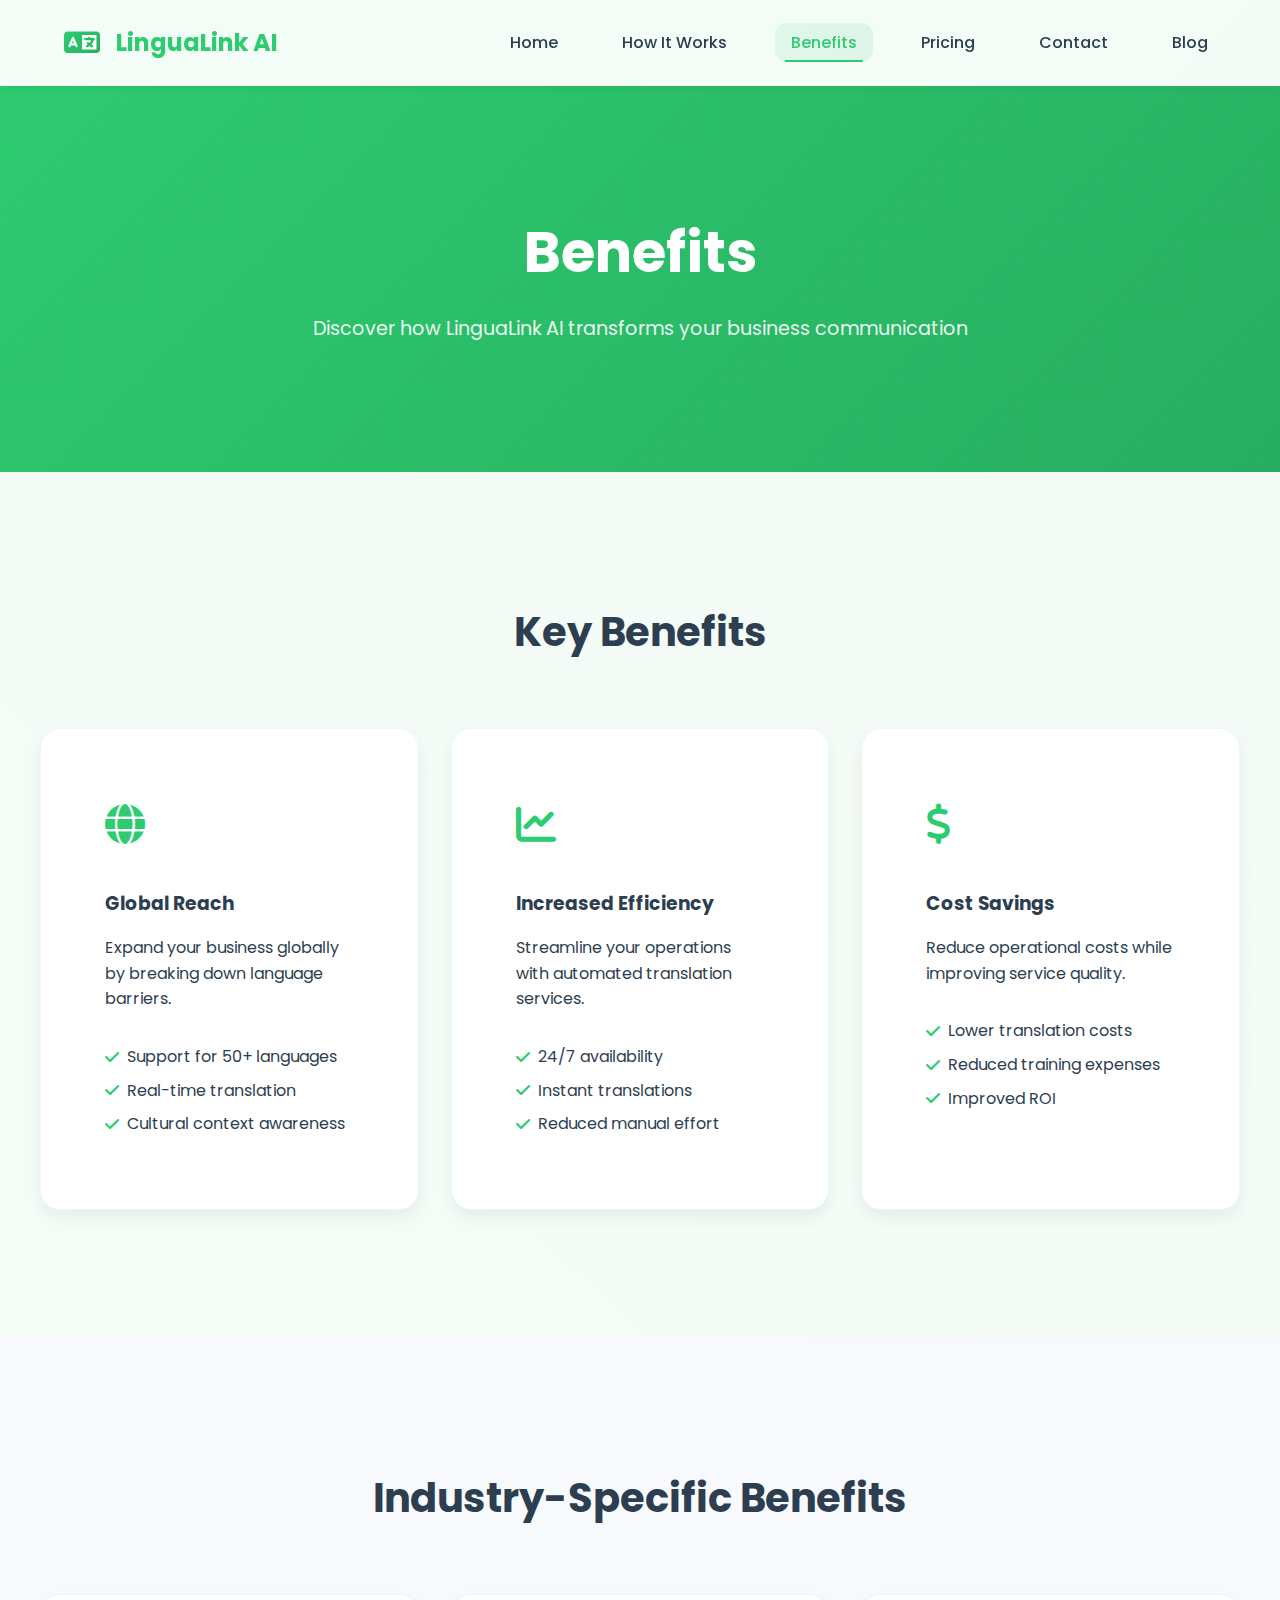
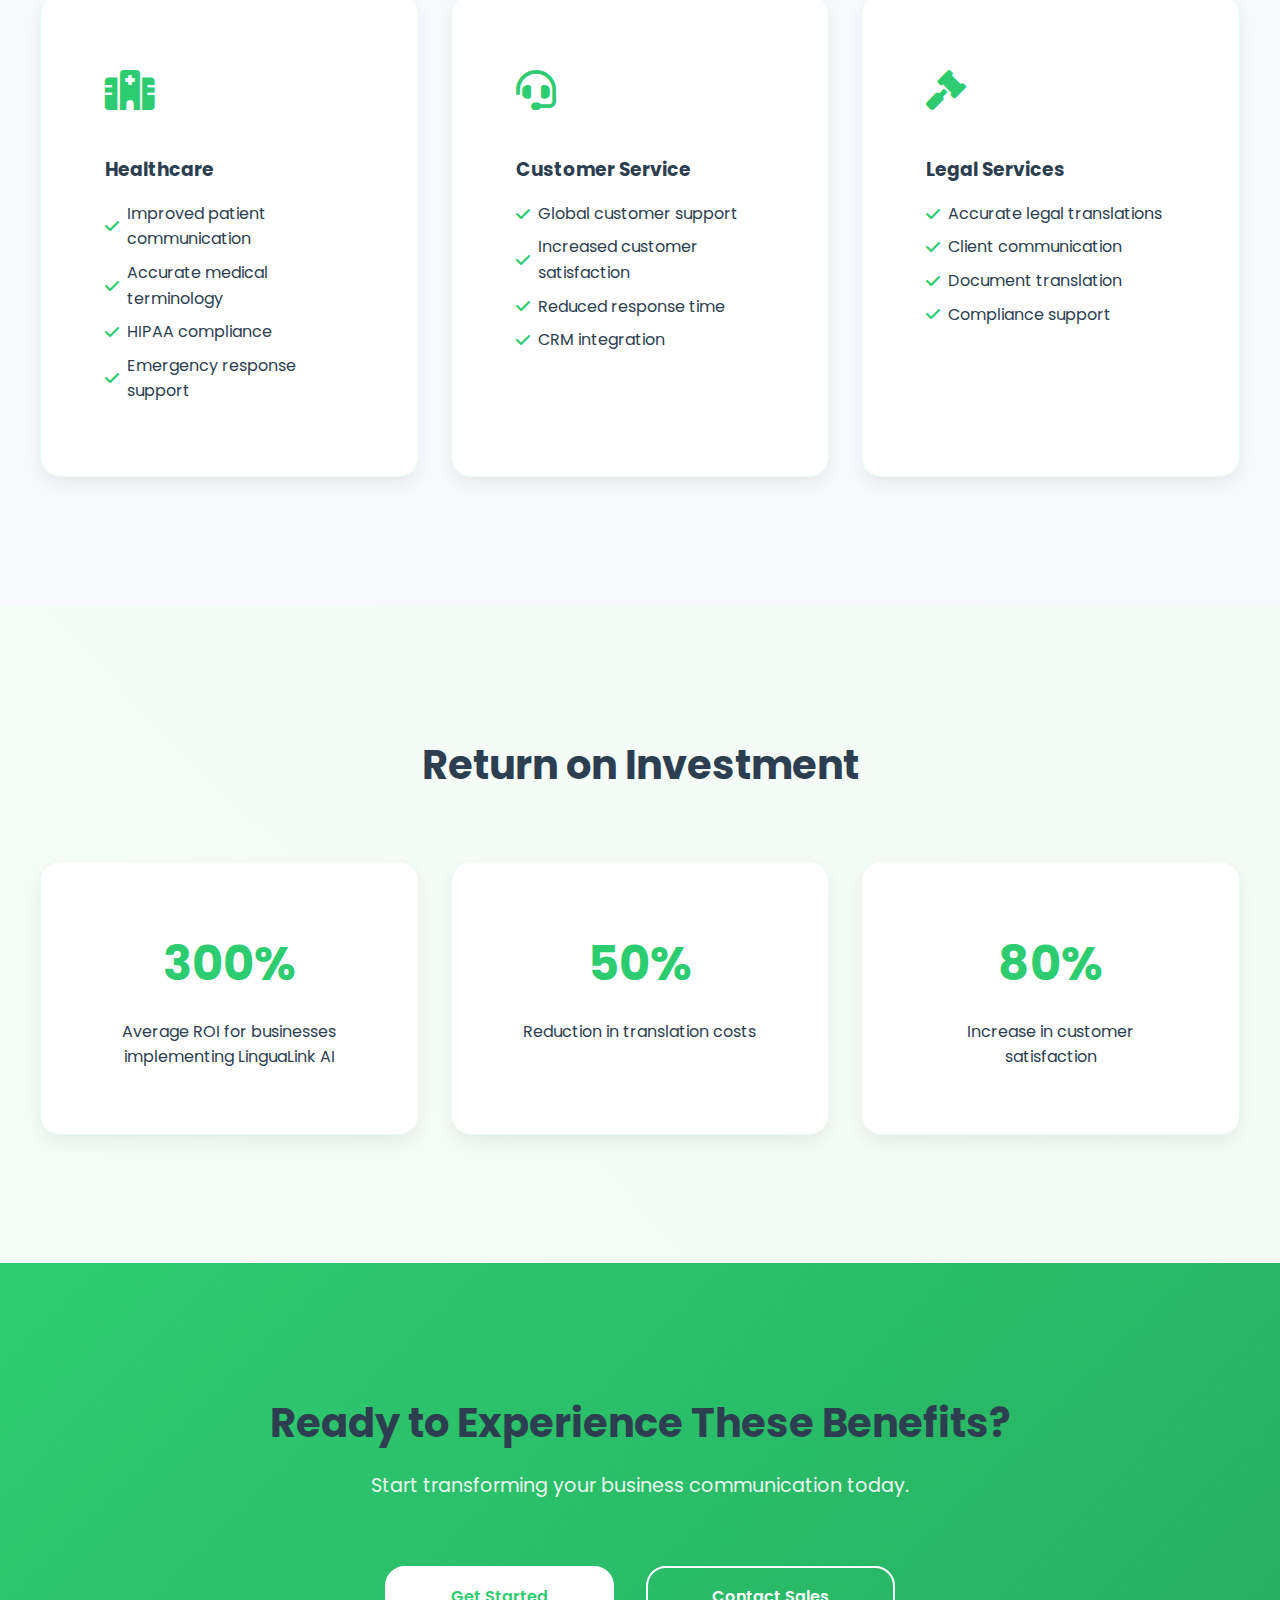
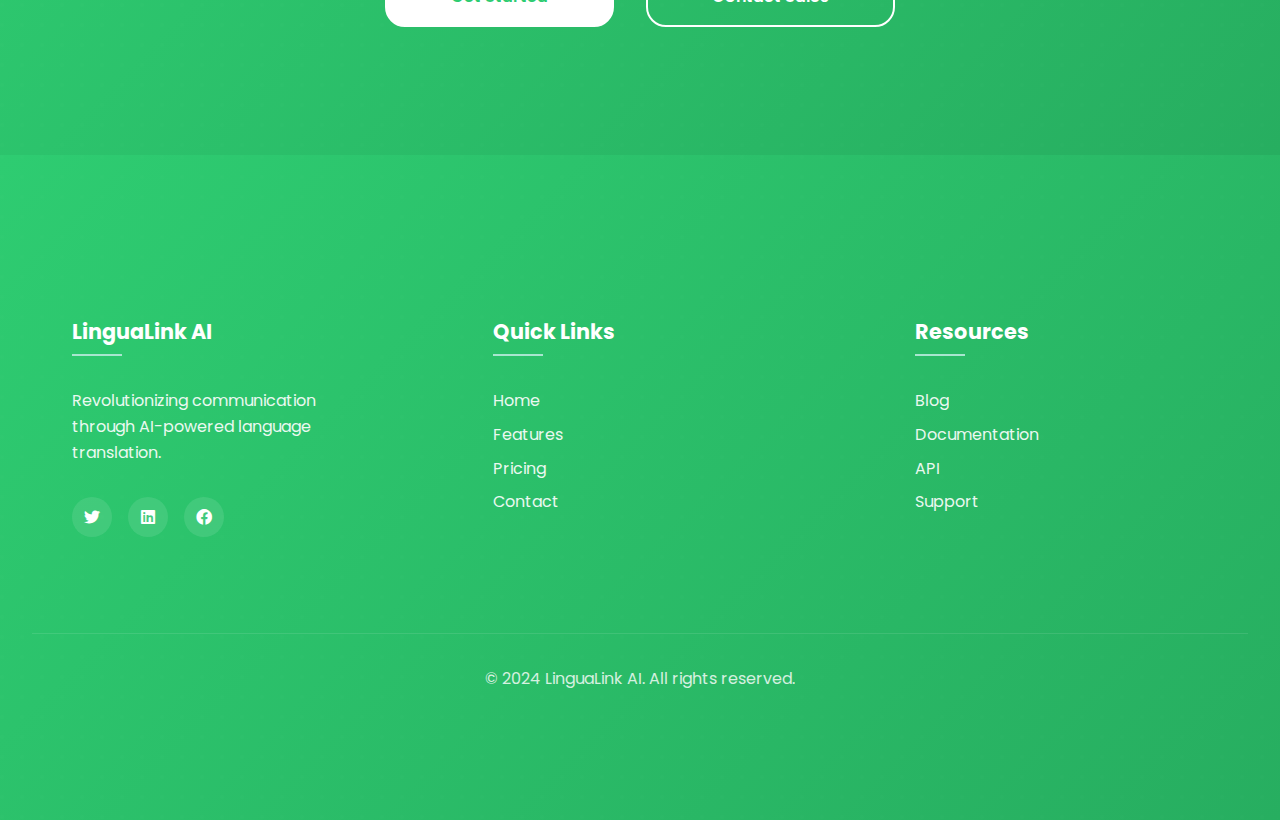
<file: benefits.html>
<!DOCTYPE html>
<html lang="en">

<head>
    <meta charset="UTF-8" />
    <meta name="viewport" content="width=device-width, initial-scale=1.0" />
    <title>Benefits - LinguaLink AI</title>
    <link rel="stylesheet" href="styles.css" />
    <link href="https://fonts.googleapis.com/css2?family=Poppins:wght@400;600;700&display=swap" rel="stylesheet" />
    <link rel="stylesheet" href="https://cdnjs.cloudflare.com/ajax/libs/font-awesome/6.0.0/css/all.min.css" />
</head>

<body>
    <!-- Navigation -->
    <nav class="navbar">
        <div class="nav-content">
            <a href="index.html" class="logo">
                <i class="fas fa-language"></i>
                <span>LinguaLink AI</span>
            </a>
            <ul class="nav-links">
                <li><a href="index.html">Home</a></li>
                <li><a href="how-it-works.html">How It Works</a></li>
                <li><a href="benefits.html" class="active">Benefits</a></li>
                <li><a href="pricing.html">Pricing</a></li>
                <li><a href="contact.html">Contact</a></li>
                <li><a href="blog.html">Blog</a></li>
            </ul>
        </div>
    </nav>

    <!-- Benefits Header -->
    <section class="page-header">
        <div class="header-content">
            <h1>Benefits</h1>
            <p>Discover how LinguaLink AI transforms your business communication</p>
        </div>
    </section>

    <!-- Key Benefits -->
    <section class="key-benefits">
        <div class="container">
            <h2>Key Benefits</h2>
            <div class="benefits-grid">
                <div class="benefit-card">
                    <div class="benefit-icon">
                        <i class="fas fa-globe"></i>
                    </div>
                    <h3>Global Reach</h3>
                    <p>Expand your business globally by breaking down language barriers.</p>
                    <ul>
                        <li><i class="fas fa-check"></i> Support for 50+ languages</li>
                        <li><i class="fas fa-check"></i> Real-time translation</li>
                        <li><i class="fas fa-check"></i> Cultural context awareness</li>
                    </ul>
                </div>

                <div class="benefit-card">
                    <div class="benefit-icon">
                        <i class="fas fa-chart-line"></i>
                    </div>
                    <h3>Increased Efficiency</h3>
                    <p>Streamline your operations with automated translation services.</p>
                    <ul>
                        <li><i class="fas fa-check"></i> 24/7 availability</li>
                        <li><i class="fas fa-check"></i> Instant translations</li>
                        <li><i class="fas fa-check"></i> Reduced manual effort</li>
                    </ul>
                </div>

                <div class="benefit-card">
                    <div class="benefit-icon">
                        <i class="fas fa-dollar-sign"></i>
                    </div>
                    <h3>Cost Savings</h3>
                    <p>Reduce operational costs while improving service quality.</p>
                    <ul>
                        <li><i class="fas fa-check"></i> Lower translation costs</li>
                        <li><i class="fas fa-check"></i> Reduced training expenses</li>
                        <li><i class="fas fa-check"></i> Improved ROI</li>
                    </ul>
                </div>
            </div>
        </div>
    </section>

    <!-- Industry Benefits -->
    <section class="industry-benefits">
        <div class="container">
            <h2>Industry-Specific Benefits</h2>
            <div class="industry-grid">
                <div class="industry-card">
                    <div class="industry-icon">
                        <i class="fas fa-hospital"></i>
                    </div>
                    <h3>Healthcare</h3>
                    <ul>
                        <li><i class="fas fa-check"></i> Improved patient communication</li>
                        <li><i class="fas fa-check"></i> Accurate medical terminology</li>
                        <li><i class="fas fa-check"></i> HIPAA compliance</li>
                        <li><i class="fas fa-check"></i> Emergency response support</li>
                    </ul>
                </div>

                <div class="industry-card">
                    <div class="industry-icon">
                        <i class="fas fa-headset"></i>
                    </div>
                    <h3>Customer Service</h3>
                    <ul>
                        <li><i class="fas fa-check"></i> Global customer support</li>
                        <li><i class="fas fa-check"></i> Increased customer satisfaction</li>
                        <li><i class="fas fa-check"></i> Reduced response time</li>
                        <li><i class="fas fa-check"></i> CRM integration</li>
                    </ul>
                </div>

                <div class="industry-card">
                    <div class="industry-icon">
                        <i class="fas fa-gavel"></i>
                    </div>
                    <h3>Legal Services</h3>
                    <ul>
                        <li><i class="fas fa-check"></i> Accurate legal translations</li>
                        <li><i class="fas fa-check"></i> Client communication</li>
                        <li><i class="fas fa-check"></i> Document translation</li>
                        <li><i class="fas fa-check"></i> Compliance support</li>
                    </ul>
                </div>
            </div>
        </div>
    </section>

    <!-- ROI Section -->
    <section class="roi-section">
        <div class="container">
            <h2>Return on Investment</h2>
            <div class="roi-grid">
                <div class="roi-card">
                    <div class="roi-number">300%</div>
                    <p>Average ROI for businesses implementing LinguaLink AI</p>
                </div>
                <div class="roi-card">
                    <div class="roi-number">50%</div>
                    <p>Reduction in translation costs</p>
                </div>
                <div class="roi-card">
                    <div class="roi-number">80%</div>
                    <p>Increase in customer satisfaction</p>
                </div>
            </div>
        </div>
    </section>

    <!-- CTA Section -->
    <section class="cta-section">
        <div class="container">
            <h2>Ready to Experience These Benefits?</h2>
            <p>Start transforming your business communication today.</p>
            <div class="cta-buttons">
                <a href="signup.html" class="btn btn-primary">Get Started</a>
                <a href="contact.html" class="btn btn-secondary">Contact Sales</a>
            </div>
        </div>
    </section>

    <!-- Footer -->
    <footer>
        <div class="footer-content">
            <div class="footer-section">
                <h3>LinguaLink AI</h3>
                <p>Revolutionizing communication through AI-powered language translation.</p>
                <div class="social-links">
                    <a href="#"><i class="fab fa-twitter"></i></a>
                    <a href="#"><i class="fab fa-linkedin"></i></a>
                    <a href="#"><i class="fab fa-facebook"></i></a>
                </div>
            </div>
            <div class="footer-section">
                <h3>Quick Links</h3>
                <ul>
                    <li><a href="index.html">Home</a></li>
                    <li><a href="features.html">Features</a></li>
                    <li><a href="pricing.html">Pricing</a></li>
                    <li><a href="contact.html">Contact</a></li>
                </ul>
            </div>
            <div class="footer-section">
                <h3>Resources</h3>
                <ul>
                    <li><a href="#blog">Blog</a></li>
                    <li><a href="#docs">Documentation</a></li>
                    <li><a href="#api">API</a></li>
                    <li><a href="#support">Support</a></li>
                </ul>
            </div>
        </div>
        <div class="footer-bottom">
            <p>© 2024 LinguaLink AI. All rights reserved.</p>
        </div>
    </footer>

    <script src="script.js"></script>
</body>

</html>
</file>
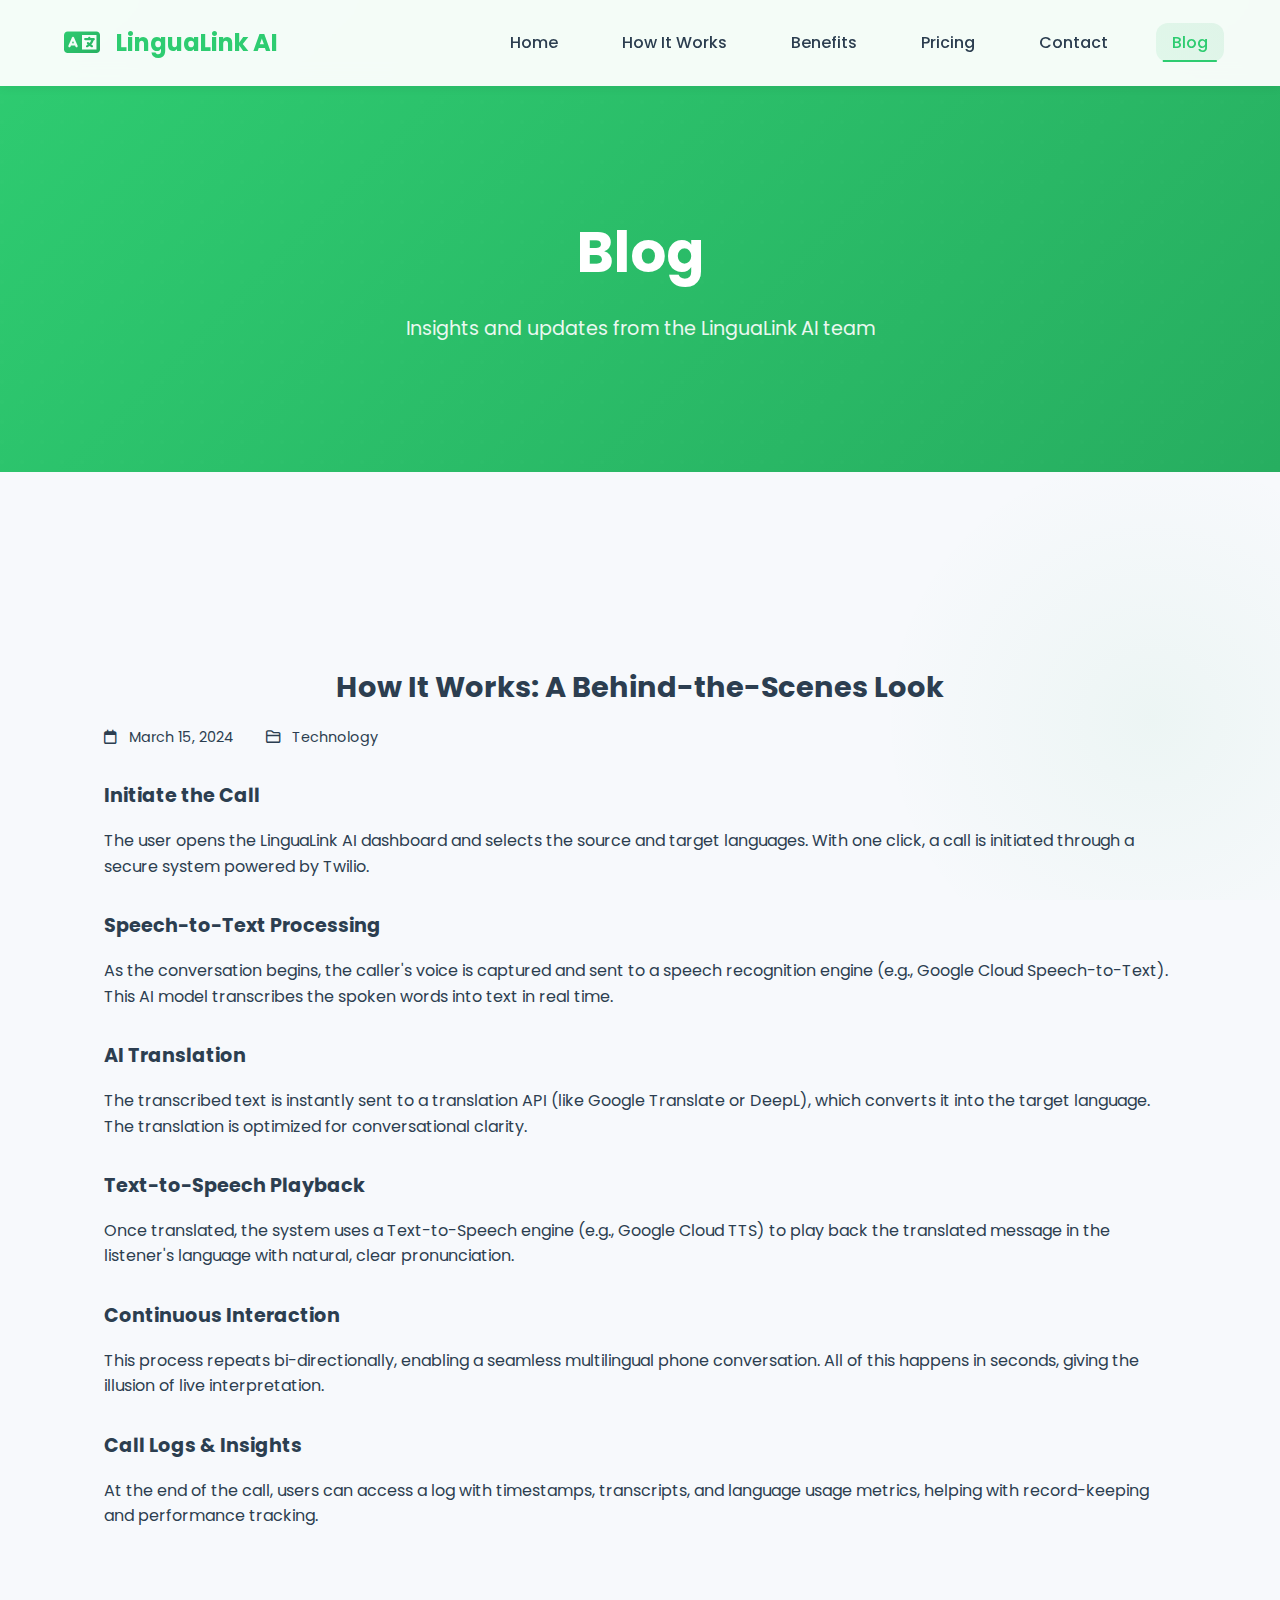
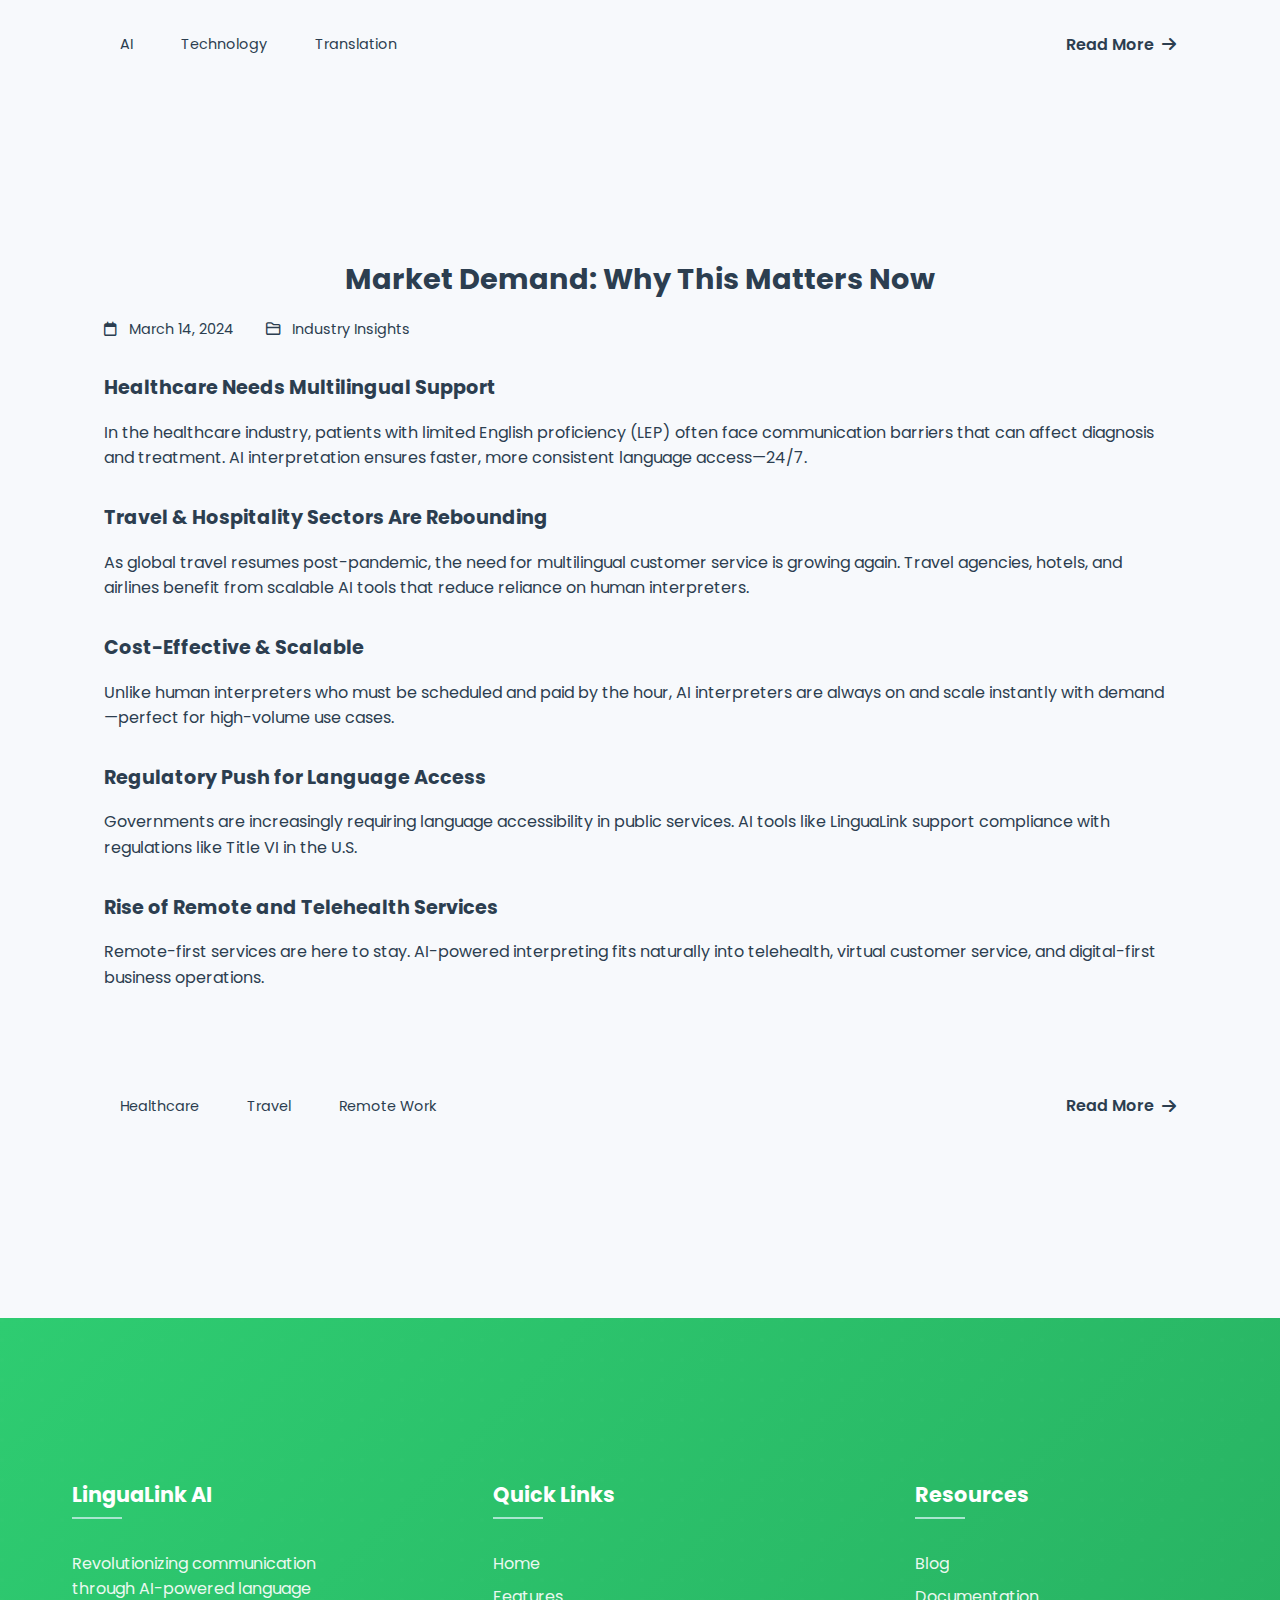
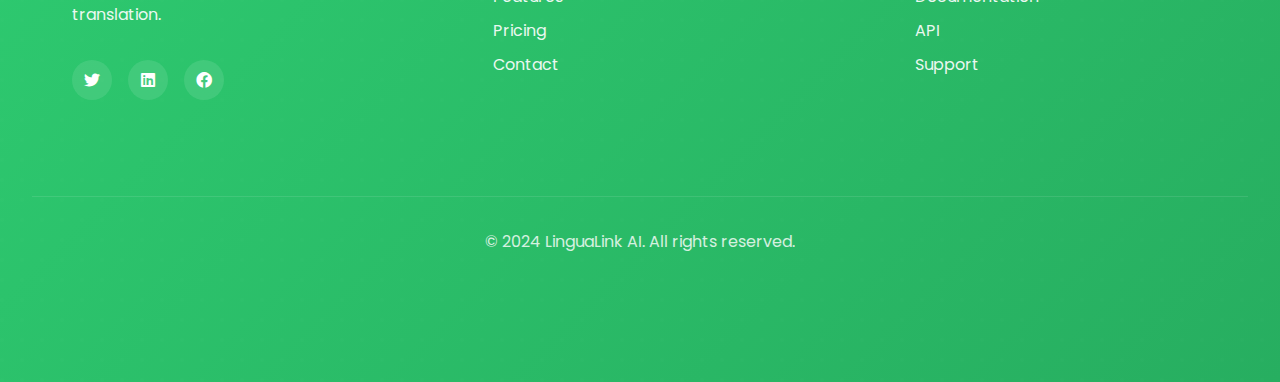
<file: blog.html>
<!DOCTYPE html>
<html lang="en">

<head>
    <meta charset="UTF-8" />
    <meta name="viewport" content="width=device-width, initial-scale=1.0" />
    <title>Blog - LinguaLink AI</title>
    <link rel="stylesheet" href="styles.css" />
    <link href="https://fonts.googleapis.com/css2?family=Poppins:wght@400;600;700&display=swap" rel="stylesheet" />
    <link rel="stylesheet" href="https://cdnjs.cloudflare.com/ajax/libs/font-awesome/6.0.0/css/all.min.css" />
</head>

<body>
    <!-- Navigation -->
    <nav class="navbar">
        <div class="nav-content">
            <a href="index.html" class="logo">
                <i class="fas fa-language"></i>
                <span>LinguaLink AI</span>
            </a>
            <ul class="nav-links">
                <li><a href="index.html">Home</a></li>
                <li><a href="how-it-works.html">How It Works</a></li>
                <li><a href="benefits.html">Benefits</a></li>
                <li><a href="pricing.html">Pricing</a></li>
                <li><a href="contact.html">Contact</a></li>
                <li><a href="blog.html" class="active">Blog</a></li>
            </ul>
        </div>
    </nav>

    <!-- Blog Header -->
    <section class="page-header">
        <div class="header-content">
            <h1>Blog</h1>
            <p>Insights and updates from the LinguaLink AI team</p>
        </div>
    </section>

    <!-- Blog Posts -->
    <section class="blog-section">
        <div class="container">
            <div class="blog-grid">
                <!-- Blog Post 1 -->
                <article class="blog-post">
                    <div class="post-header">
                        <h2>How It Works: A Behind-the-Scenes Look</h2>
                        <div class="post-meta">
                            <span class="date"><i class="far fa-calendar"></i> March 15, 2024</span>
                            <span class="category"><i class="far fa-folder"></i> Technology</span>
                        </div>
                    </div>
                    <div class="post-content">
                        <h3>Initiate the Call</h3>
                        <p>The user opens the LinguaLink AI dashboard and selects the source and target languages. With
                            one click, a call is initiated through a secure system powered by Twilio.</p>

                        <h3>Speech-to-Text Processing</h3>
                        <p>As the conversation begins, the caller's voice is captured and sent to a speech recognition
                            engine (e.g., Google Cloud Speech-to-Text). This AI model transcribes the spoken words into
                            text in real time.</p>

                        <h3>AI Translation</h3>
                        <p>The transcribed text is instantly sent to a translation API (like Google Translate or DeepL),
                            which converts it into the target language. The translation is optimized for conversational
                            clarity.</p>

                        <h3>Text-to-Speech Playback</h3>
                        <p>Once translated, the system uses a Text-to-Speech engine (e.g., Google Cloud TTS) to play
                            back the translated message in the listener's language with natural, clear pronunciation.
                        </p>

                        <h3>Continuous Interaction</h3>
                        <p>This process repeats bi-directionally, enabling a seamless multilingual phone conversation.
                            All of this happens in seconds, giving the illusion of live interpretation.</p>

                        <h3>Call Logs & Insights</h3>
                        <p>At the end of the call, users can access a log with timestamps, transcripts, and language
                            usage metrics, helping with record-keeping and performance tracking.</p>
                    </div>
                    <div class="post-footer">
                        <div class="tags">
                            <span class="tag">AI</span>
                            <span class="tag">Technology</span>
                            <span class="tag">Translation</span>
                        </div>
                        <a href="#" class="read-more">Read More <i class="fas fa-arrow-right"></i></a>
                    </div>
                </article>

                <!-- Blog Post 2 -->
                <article class="blog-post">
                    <div class="post-header">
                        <h2>Market Demand: Why This Matters Now</h2>
                        <div class="post-meta">
                            <span class="date"><i class="far fa-calendar"></i> March 14, 2024</span>
                            <span class="category"><i class="far fa-folder"></i> Industry Insights</span>
                        </div>
                    </div>
                    <div class="post-content">
                        <h3>Healthcare Needs Multilingual Support</h3>
                        <p>In the healthcare industry, patients with limited English proficiency (LEP) often face
                            communication barriers that can affect diagnosis and treatment. AI interpretation ensures
                            faster, more consistent language access—24/7.</p>

                        <h3>Travel & Hospitality Sectors Are Rebounding</h3>
                        <p>As global travel resumes post-pandemic, the need for multilingual customer service is growing
                            again. Travel agencies, hotels, and airlines benefit from scalable AI tools that reduce
                            reliance on human interpreters.</p>

                        <h3>Cost-Effective & Scalable</h3>
                        <p>Unlike human interpreters who must be scheduled and paid by the hour, AI interpreters are
                            always on and scale instantly with demand—perfect for high-volume use cases.</p>

                        <h3>Regulatory Push for Language Access</h3>
                        <p>Governments are increasingly requiring language accessibility in public services. AI tools
                            like LinguaLink support compliance with regulations like Title VI in the U.S.</p>

                        <h3>Rise of Remote and Telehealth Services</h3>
                        <p>Remote-first services are here to stay. AI-powered interpreting fits naturally into
                            telehealth, virtual customer service, and digital-first business operations.</p>
                    </div>
                    <div class="post-footer">
                        <div class="tags">
                            <span class="tag">Healthcare</span>
                            <span class="tag">Travel</span>
                            <span class="tag">Remote Work</span>
                        </div>
                        <a href="#" class="read-more">Read More <i class="fas fa-arrow-right"></i></a>
                    </div>
                </article>
            </div>
        </div>
    </section>

    <!-- Footer -->
    <footer>
        <div class="footer-content">
            <div class="footer-section">
                <h3>LinguaLink AI</h3>
                <p>Revolutionizing communication through AI-powered language translation.</p>
                <div class="social-links">
                    <a href="#"><i class="fab fa-twitter"></i></a>
                    <a href="#"><i class="fab fa-linkedin"></i></a>
                    <a href="#"><i class="fab fa-facebook"></i></a>
                </div>
            </div>
            <div class="footer-section">
                <h3>Quick Links</h3>
                <ul>
                    <li><a href="index.html">Home</a></li>
                    <li><a href="features.html">Features</a></li>
                    <li><a href="pricing.html">Pricing</a></li>
                    <li><a href="contact.html">Contact</a></li>
                </ul>
            </div>
            <div class="footer-section">
                <h3>Resources</h3>
                <ul>
                    <li><a href="blog.html">Blog</a></li>
                    <li><a href="#docs">Documentation</a></li>
                    <li><a href="#api">API</a></li>
                    <li><a href="#support">Support</a></li>
                </ul>
            </div>
        </div>
        <div class="footer-bottom">
            <p>© 2024 LinguaLink AI. All rights reserved.</p>
        </div>
    </footer>

    <script src="script.js"></script>
</body>

</html>
</file>
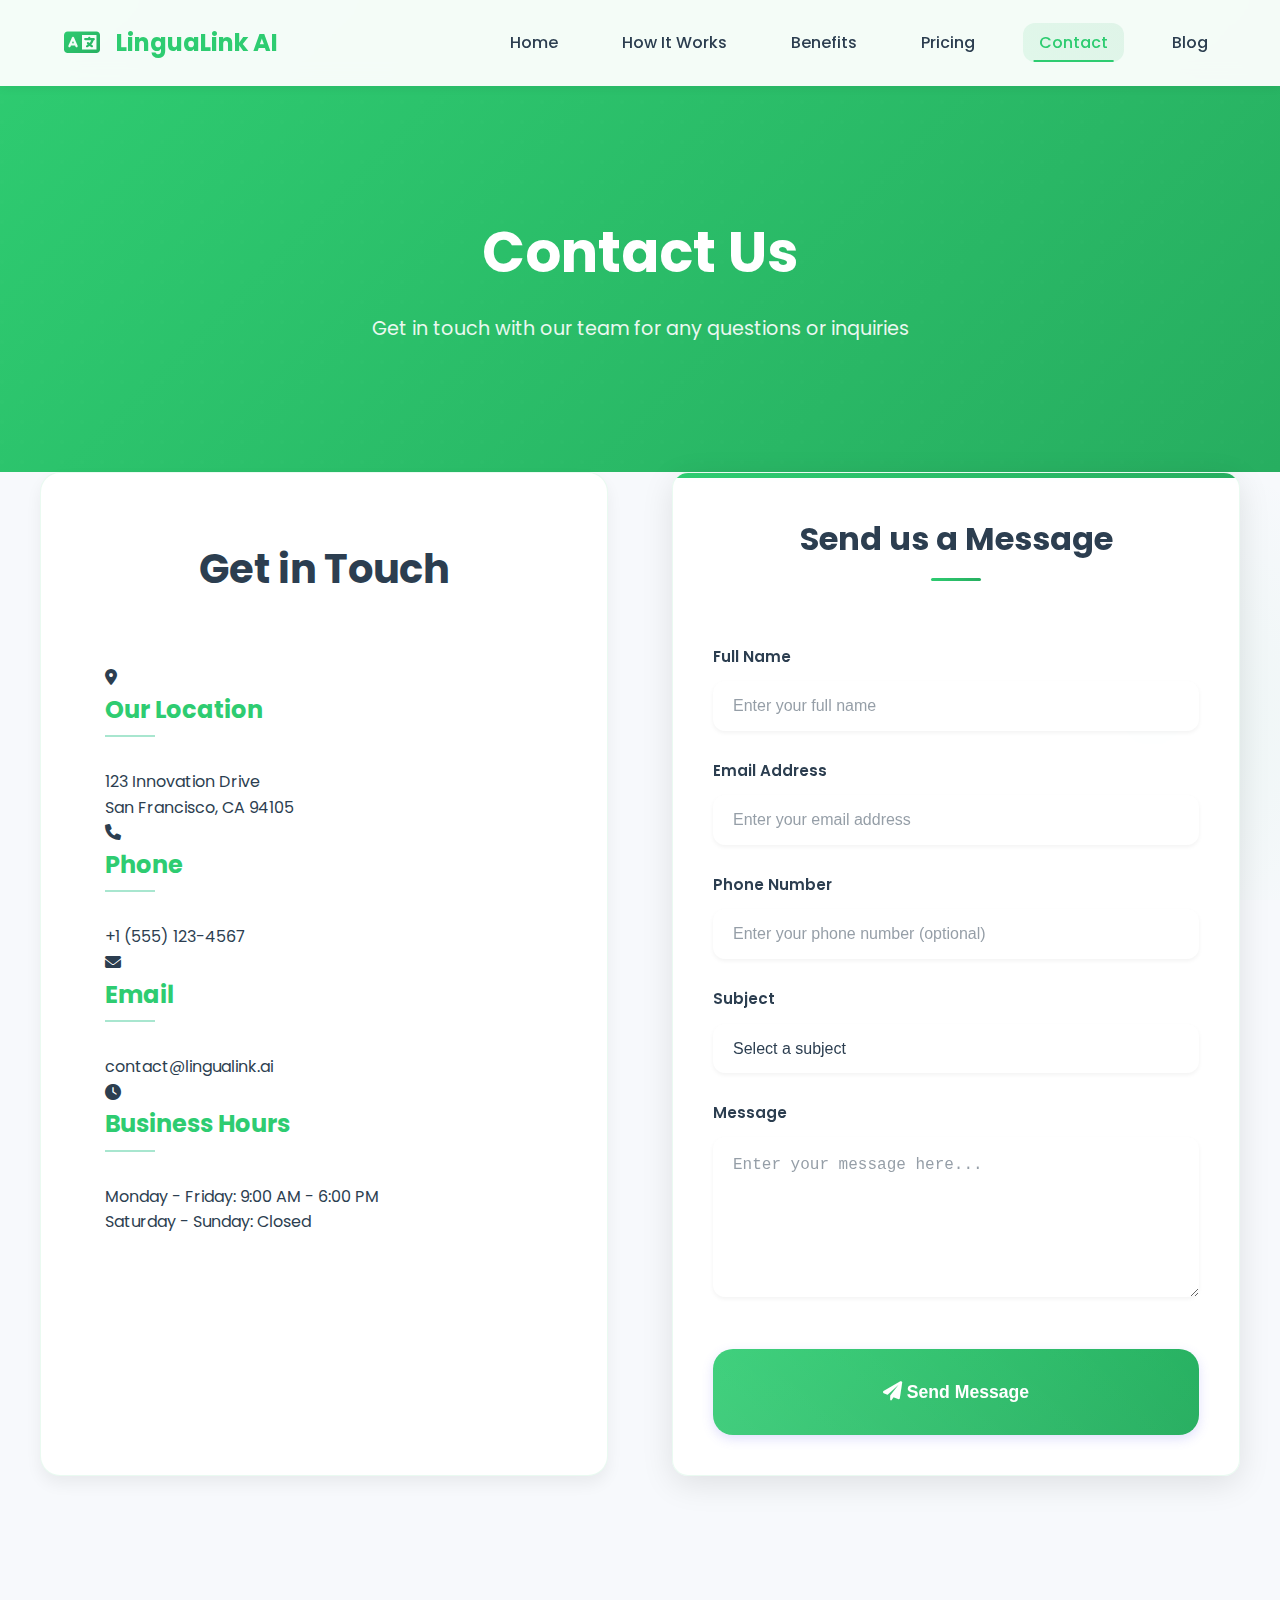
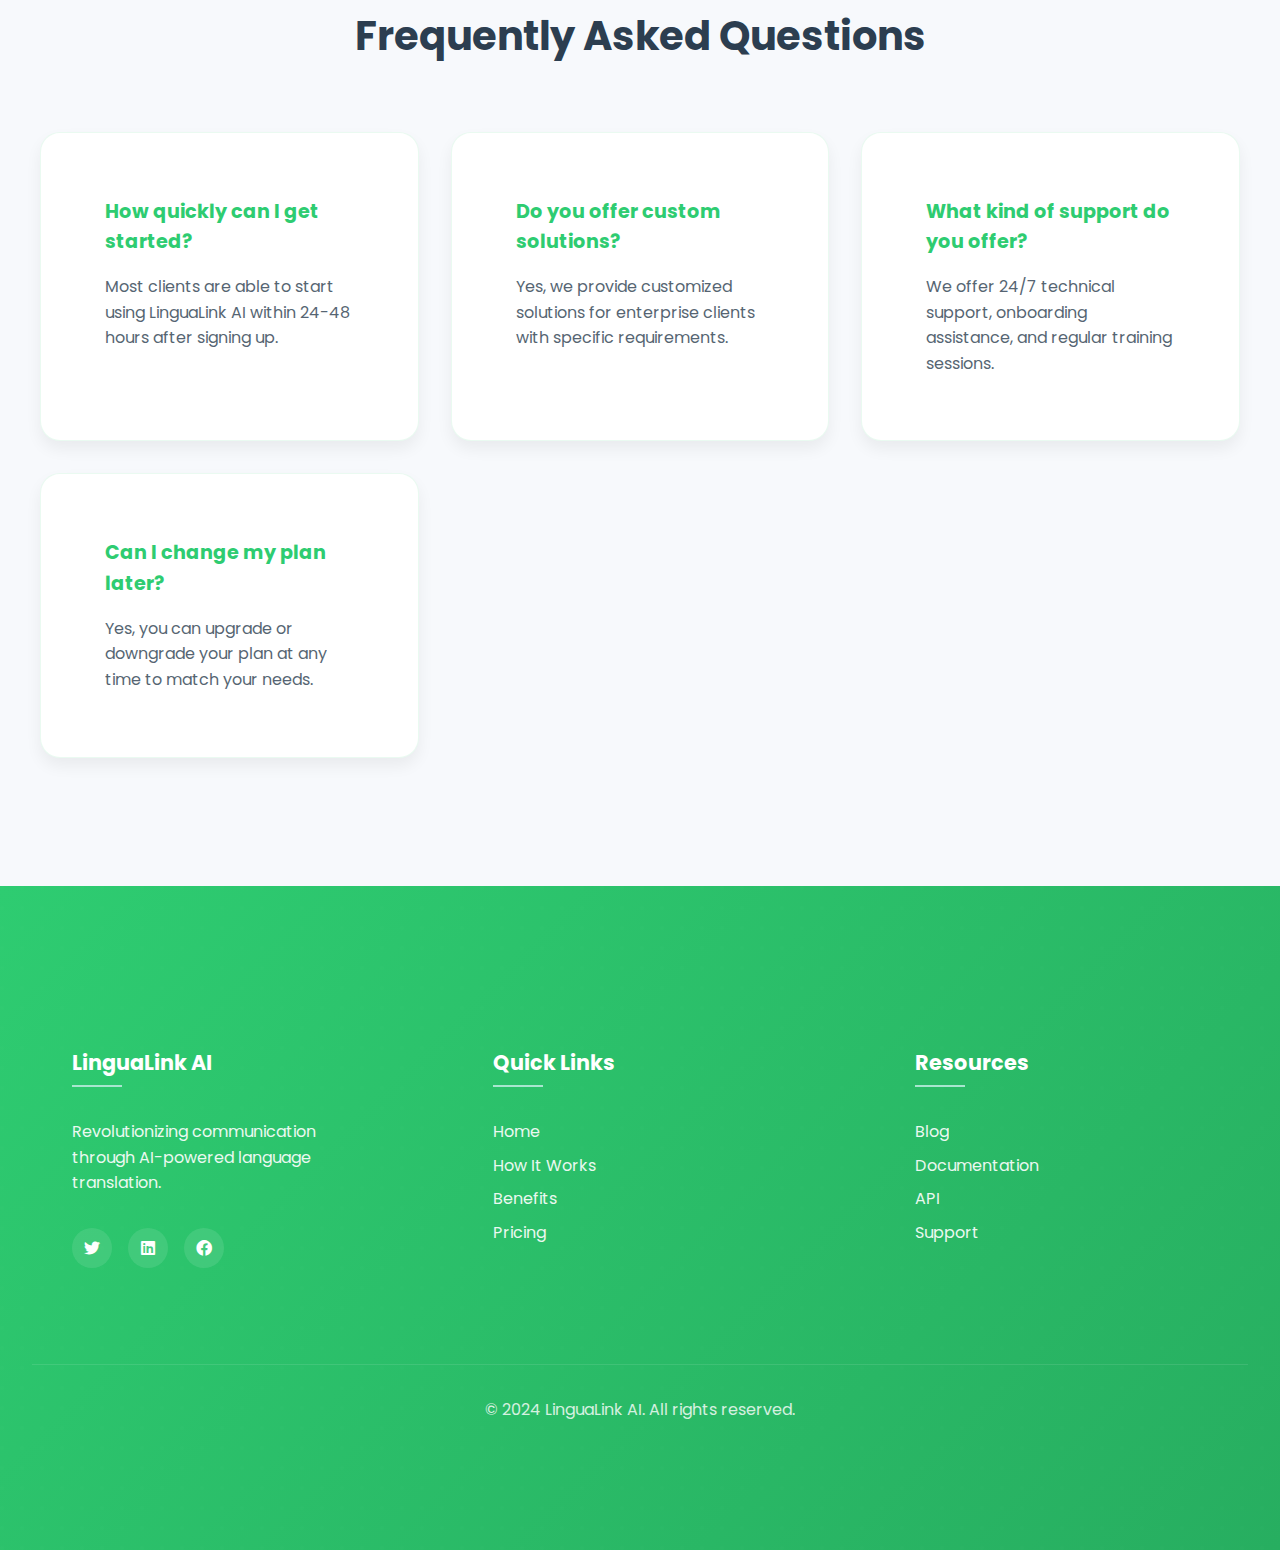
<file: contact.html>
<!DOCTYPE html>
<html lang="en">

<head>
    <meta charset="UTF-8" />
    <meta name="viewport" content="width=device-width, initial-scale=1.0" />
    <title>Contact Us - LinguaLink AI</title>
    <link rel="stylesheet" href="styles.css" />
    <link href="https://fonts.googleapis.com/css2?family=Poppins:wght@400;600;700&display=swap" rel="stylesheet" />
    <link rel="stylesheet" href="https://cdnjs.cloudflare.com/ajax/libs/font-awesome/6.0.0/css/all.min.css" />
</head>

<body>
    <!-- Navigation -->
    <nav class="navbar">
        <div class="nav-content">
            <a href="index.html" class="logo">
                <i class="fas fa-language"></i>
                <span>LinguaLink AI</span>
            </a>
            <ul class="nav-links">
                <li><a href="index.html">Home</a></li>
                <li><a href="how-it-works.html">How It Works</a></li>
                <li><a href="benefits.html">Benefits</a></li>
                <li><a href="pricing.html">Pricing</a></li>
                <li><a href="contact.html" class="active">Contact</a></li>
                <li><a href="blog.html">Blog</a></li>
            </ul>
        </div>
    </nav>

    <!-- Contact Header -->
    <section class="page-header">
        <div class="header-content">
            <h1>Contact Us</h1>
            <p>Get in touch with our team for any questions or inquiries</p>
        </div>
    </section>

    <!-- Contact Section -->
    <section class="contact-section">
        <div class="container">
            <div class="contact-grid">
                <!-- Contact Information -->
                <div class="contact-info">
                    <h2>Get in Touch</h2>
                    <div class="info-card">
                        <i class="fas fa-map-marker-alt"></i>
                        <h3>Our Location</h3>
                        <p>123 Innovation Drive<br>San Francisco, CA 94105</p>
                    </div>
                    <div class="info-card">
                        <i class="fas fa-phone"></i>
                        <h3>Phone</h3>
                        <p>+1 (555) 123-4567</p>
                    </div>
                    <div class="info-card">
                        <i class="fas fa-envelope"></i>
                        <h3>Email</h3>
                        <p>contact@lingualink.ai</p>
                    </div>
                    <div class="info-card">
                        <i class="fas fa-clock"></i>
                        <h3>Business Hours</h3>
                        <p>Monday - Friday: 9:00 AM - 6:00 PM<br>Saturday - Sunday: Closed</p>
                    </div>
                </div>

                <!-- Contact Form -->
                <div class="contact-form">
                    <h2>Send us a Message</h2>
                    <form id="contact-form">
                        <div class="form-group">
                            <label for="name">Full Name</label>
                            <input type="text" id="name" name="name" placeholder="Enter your full name" required>
                        </div>
                        <div class="form-group">
                            <label for="email">Email Address</label>
                            <input type="email" id="email" name="email" placeholder="Enter your email address" required>
                        </div>
                        <div class="form-group">
                            <label for="phone">Phone Number</label>
                            <input type="tel" id="phone" name="phone" placeholder="Enter your phone number (optional)">
                        </div>
                        <div class="form-group">
                            <label for="subject">Subject</label>
                            <select id="subject" name="subject" required>
                                <option value="">Select a subject</option>
                                <option value="general">General Inquiry</option>
                                <option value="sales">Sales</option>
                                <option value="support">Technical Support</option>
                                <option value="partnership">Partnership</option>
                                <option value="other">Other</option>
                            </select>
                        </div>
                        <div class="form-group">
                            <label for="message">Message</label>
                            <textarea id="message" name="message" rows="5" placeholder="Enter your message here..."
                                required></textarea>
                        </div>
                        <button type="submit" class="btn submit-btn">
                            <i class="fas fa-paper-plane"></i>
                            Send Message
                        </button>
                    </form>
                </div>
            </div>
        </div>
    </section>

    <!-- FAQ Section -->
    <section class="faq-section">
        <div class="container">
            <h2>Frequently Asked Questions</h2>
            <div class="faq-grid">
                <div class="faq-item">
                    <h3>How quickly can I get started?</h3>
                    <p>Most clients are able to start using LinguaLink AI within 24-48 hours after signing up.</p>
                </div>
                <div class="faq-item">
                    <h3>Do you offer custom solutions?</h3>
                    <p>Yes, we provide customized solutions for enterprise clients with specific requirements.</p>
                </div>
                <div class="faq-item">
                    <h3>What kind of support do you offer?</h3>
                    <p>We offer 24/7 technical support, onboarding assistance, and regular training sessions.</p>
                </div>
                <div class="faq-item">
                    <h3>Can I change my plan later?</h3>
                    <p>Yes, you can upgrade or downgrade your plan at any time to match your needs.</p>
                </div>
            </div>
        </div>
    </section>

    <!-- Footer -->
    <footer>
        <div class="footer-content">
            <div class="footer-section">
                <h3>LinguaLink AI</h3>
                <p>Revolutionizing communication through AI-powered language translation.</p>
                <div class="social-links">
                    <a href="#"><i class="fab fa-twitter"></i></a>
                    <a href="#"><i class="fab fa-linkedin"></i></a>
                    <a href="#"><i class="fab fa-facebook"></i></a>
                </div>
            </div>
            <div class="footer-section">
                <h3>Quick Links</h3>
                <ul>
                    <li><a href="index.html">Home</a></li>
                    <li><a href="how-it-works.html">How It Works</a></li>
                    <li><a href="benefits.html">Benefits</a></li>
                    <li><a href="pricing.html">Pricing</a></li>
                </ul>
            </div>
            <div class="footer-section">
                <h3>Resources</h3>
                <ul>
                    <li><a href="#blog">Blog</a></li>
                    <li><a href="#docs">Documentation</a></li>
                    <li><a href="#api">API</a></li>
                    <li><a href="#support">Support</a></li>
                </ul>
            </div>
        </div>
        <div class="footer-bottom">
            <p>© 2024 LinguaLink AI. All rights reserved.</p>
        </div>
    </footer>

    <script src="script.js"></script>
</body>

</html>
</file>
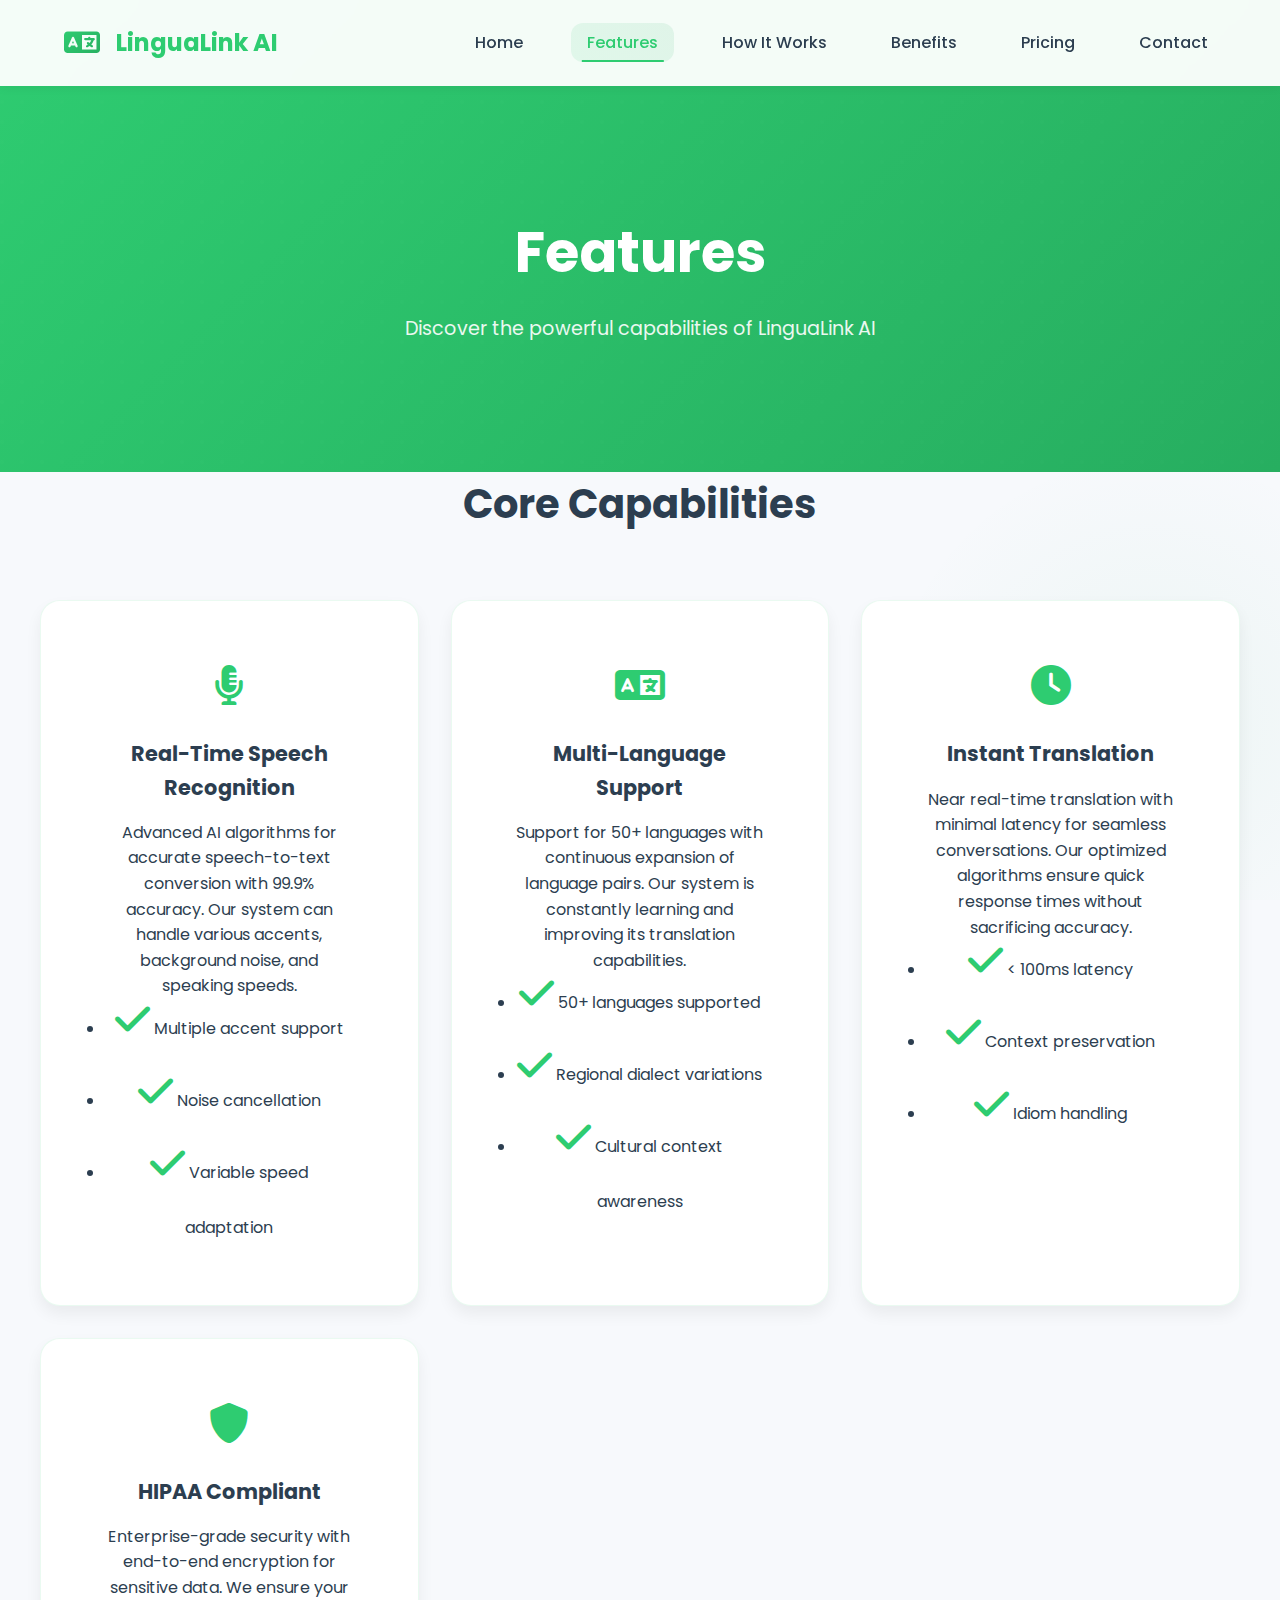
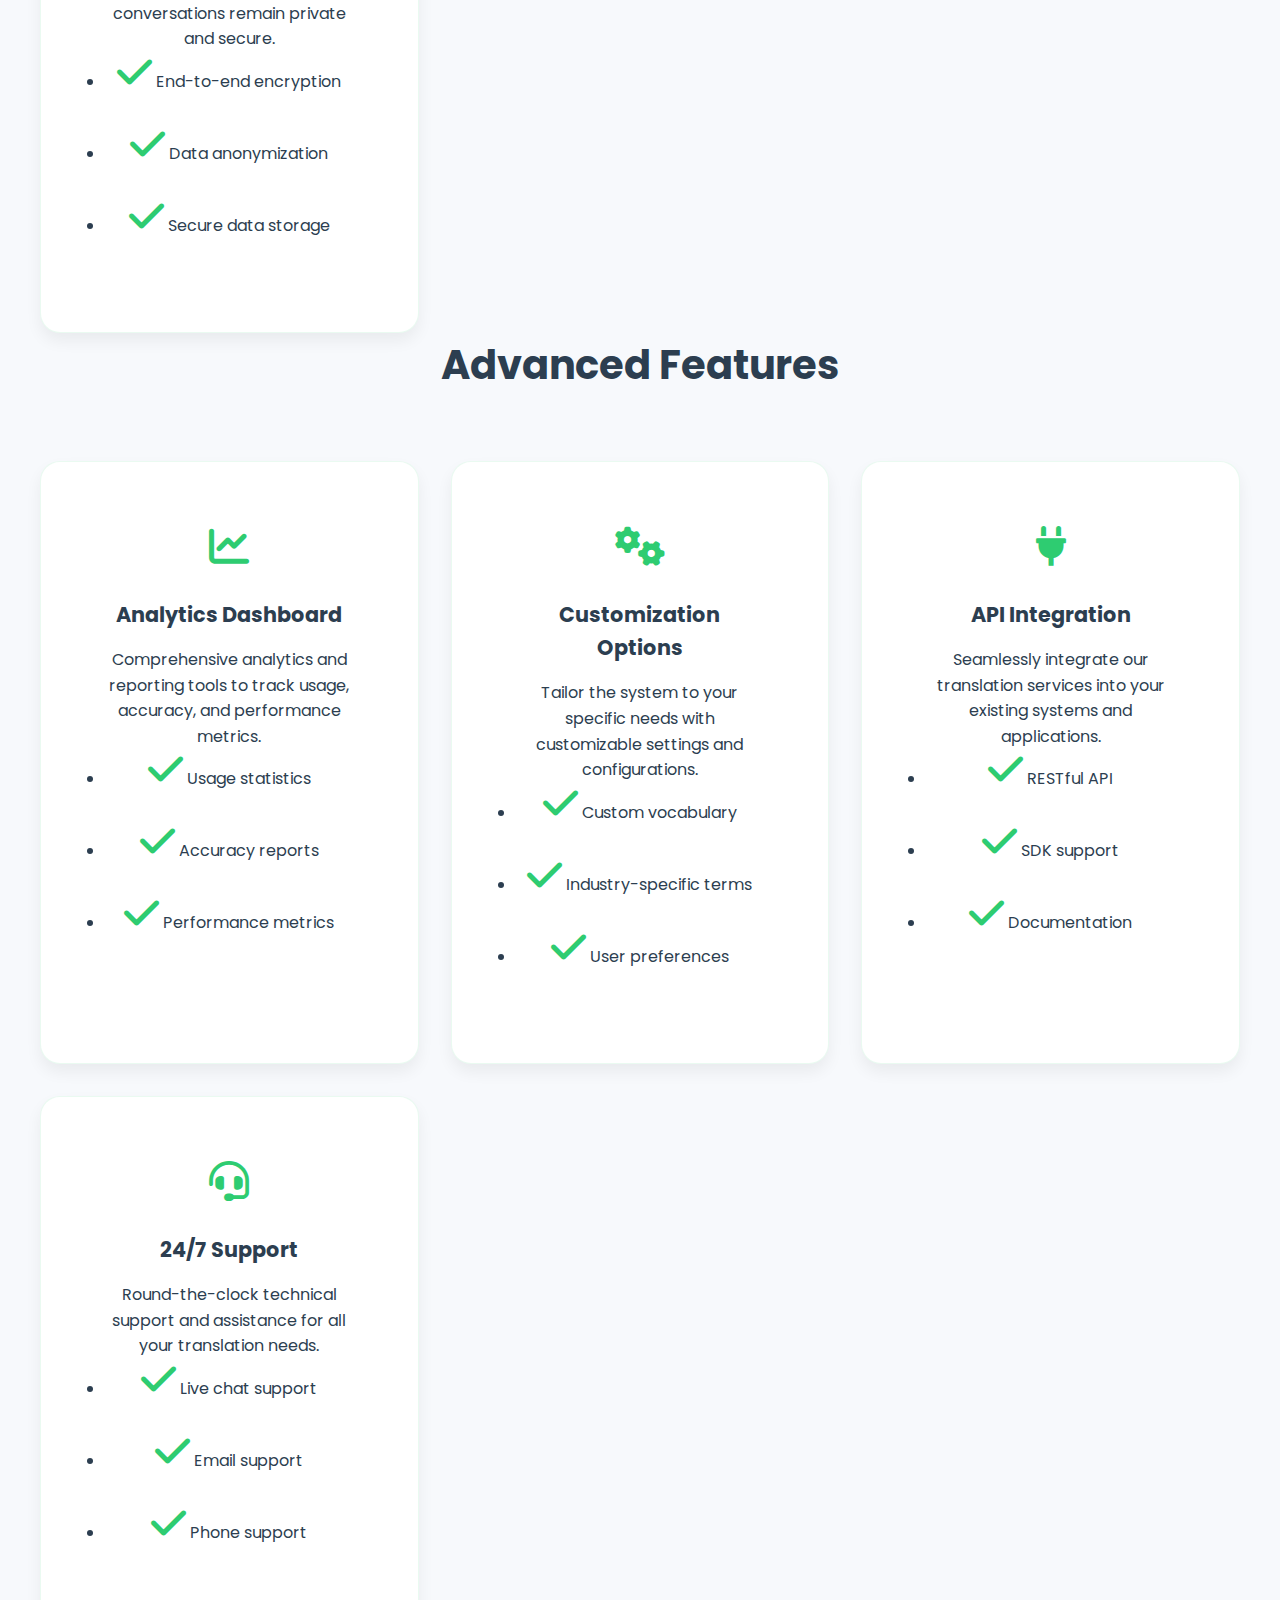
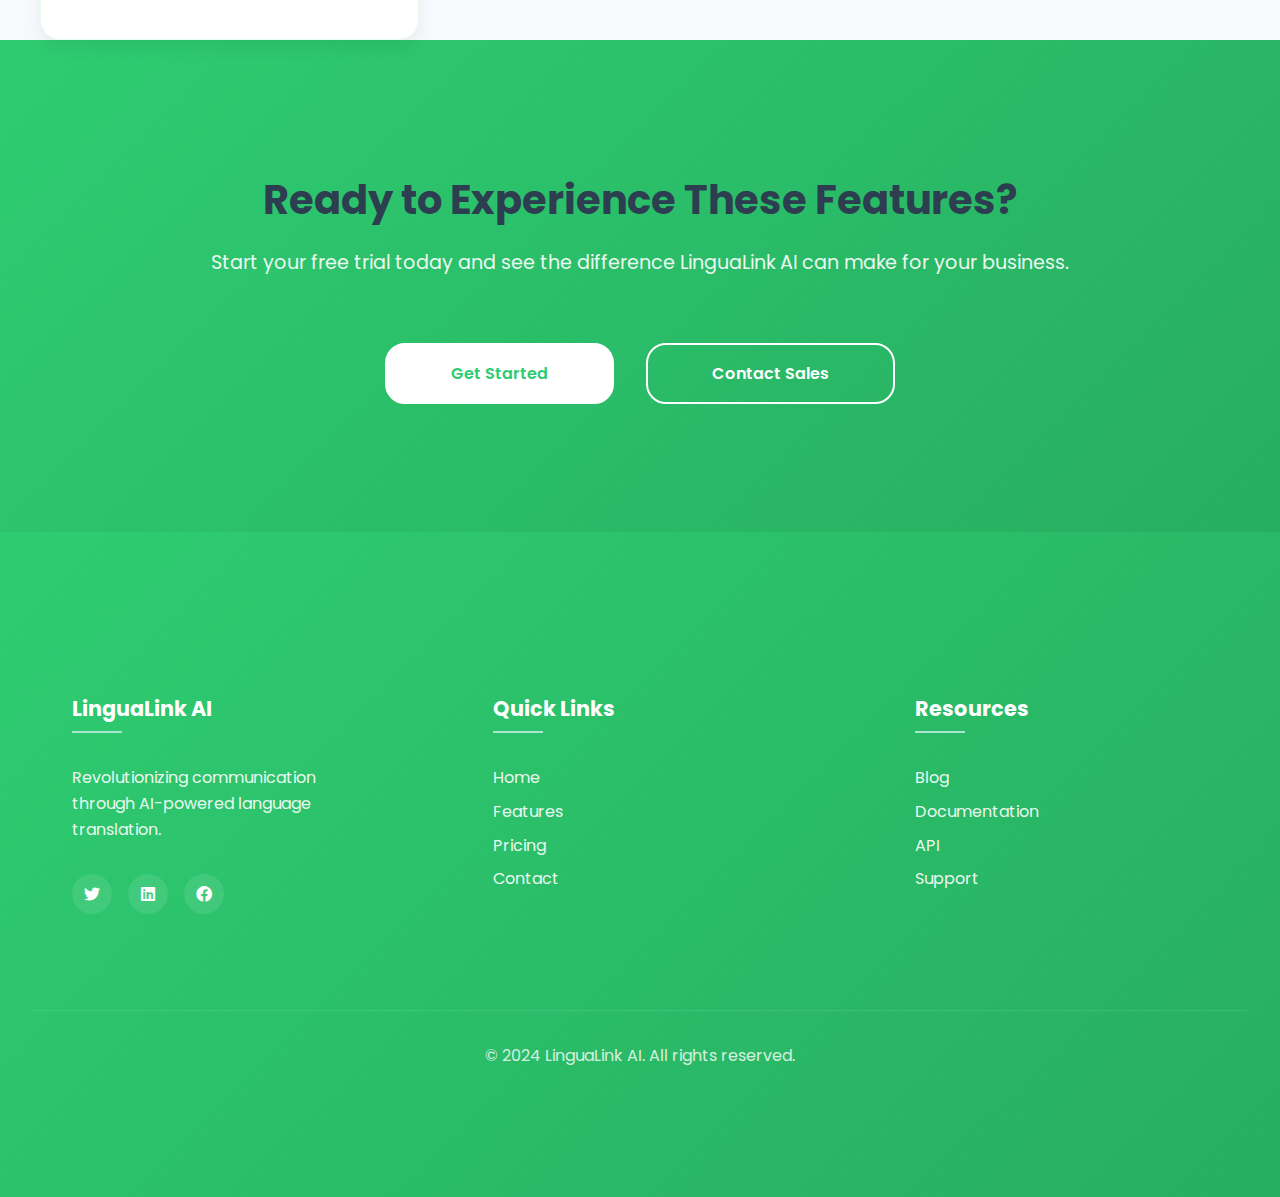
<file: features.html>
<!DOCTYPE html>
<html lang="en">

<head>
    <meta charset="UTF-8" />
    <meta name="viewport" content="width=device-width, initial-scale=1.0" />
    <title>Features - LinguaLink AI</title>
    <link rel="stylesheet" href="styles.css" />
    <link href="https://fonts.googleapis.com/css2?family=Poppins:wght@400;600;700&display=swap" rel="stylesheet" />
    <link rel="stylesheet" href="https://cdnjs.cloudflare.com/ajax/libs/font-awesome/6.0.0/css/all.min.css" />
</head>

<body>
    <!-- Navigation -->
    <nav class="navbar">
        <div class="nav-content">
            <div class="logo">
                <i class="fas fa-language"></i>
                <span>LinguaLink AI</span>
            </div>
            <ul class="nav-links">
                <li><a href="index.html">Home</a></li>
                <li><a href="features.html" class="active">Features</a></li>
                <li><a href="how-it-works.html">How It Works</a></li>
                <li><a href="benefits.html">Benefits</a></li>
                <li><a href="pricing.html">Pricing</a></li>
                <li><a href="contact.html">Contact</a></li>
            </ul>
        </div>
    </nav>

    <!-- Features Header -->
    <section class="page-header">
        <div class="header-content">
            <h1>Features</h1>
            <p>Discover the powerful capabilities of LinguaLink AI</p>
        </div>
    </section>

    <!-- Main Features -->
    <section class="features-detail">
        <div class="container">
            <div class="feature-category">
                <h2>Core Capabilities</h2>
                <div class="features-grid">
                    <div class="feature">
                        <i class="fas fa-microphone-alt"></i>
                        <h3>Real-Time Speech Recognition</h3>
                        <p>Advanced AI algorithms for accurate speech-to-text conversion with 99.9% accuracy. Our system
                            can handle various accents, background noise, and speaking speeds.</p>
                        <ul class="feature-details">
                            <li><i class="fas fa-check"></i> Multiple accent support</li>
                            <li><i class="fas fa-check"></i> Noise cancellation</li>
                            <li><i class="fas fa-check"></i> Variable speed adaptation</li>
                        </ul>
                    </div>
                    <div class="feature">
                        <i class="fas fa-language"></i>
                        <h3>Multi-Language Support</h3>
                        <p>Support for 50+ languages with continuous expansion of language pairs. Our system is
                            constantly learning and improving its translation capabilities.</p>
                        <ul class="feature-details">
                            <li><i class="fas fa-check"></i> 50+ languages supported</li>
                            <li><i class="fas fa-check"></i> Regional dialect variations</li>
                            <li><i class="fas fa-check"></i> Cultural context awareness</li>
                        </ul>
                    </div>
                    <div class="feature">
                        <i class="fas fa-clock"></i>
                        <h3>Instant Translation</h3>
                        <p>Near real-time translation with minimal latency for seamless conversations. Our optimized
                            algorithms ensure quick response times without sacrificing accuracy.</p>
                        <ul class="feature-details">
                            <li><i class="fas fa-check"></i>
                                < 100ms latency</li>
                            <li><i class="fas fa-check"></i> Context preservation</li>
                            <li><i class="fas fa-check"></i> Idiom handling</li>
                        </ul>
                    </div>
                    <div class="feature">
                        <i class="fas fa-shield-alt"></i>
                        <h3>HIPAA Compliant</h3>
                        <p>Enterprise-grade security with end-to-end encryption for sensitive data. We ensure your
                            conversations remain private and secure.</p>
                        <ul class="feature-details">
                            <li><i class="fas fa-check"></i> End-to-end encryption</li>
                            <li><i class="fas fa-check"></i> Data anonymization</li>
                            <li><i class="fas fa-check"></i> Secure data storage</li>
                        </ul>
                    </div>
                </div>
            </div>

            <div class="feature-category">
                <h2>Advanced Features</h2>
                <div class="features-grid">
                    <div class="feature">
                        <i class="fas fa-chart-line"></i>
                        <h3>Analytics Dashboard</h3>
                        <p>Comprehensive analytics and reporting tools to track usage, accuracy, and performance
                            metrics.</p>
                        <ul class="feature-details">
                            <li><i class="fas fa-check"></i> Usage statistics</li>
                            <li><i class="fas fa-check"></i> Accuracy reports</li>
                            <li><i class="fas fa-check"></i> Performance metrics</li>
                        </ul>
                    </div>
                    <div class="feature">
                        <i class="fas fa-cogs"></i>
                        <h3>Customization Options</h3>
                        <p>Tailor the system to your specific needs with customizable settings and configurations.</p>
                        <ul class="feature-details">
                            <li><i class="fas fa-check"></i> Custom vocabulary</li>
                            <li><i class="fas fa-check"></i> Industry-specific terms</li>
                            <li><i class="fas fa-check"></i> User preferences</li>
                        </ul>
                    </div>
                    <div class="feature">
                        <i class="fas fa-plug"></i>
                        <h3>API Integration</h3>
                        <p>Seamlessly integrate our translation services into your existing systems and applications.
                        </p>
                        <ul class="feature-details">
                            <li><i class="fas fa-check"></i> RESTful API</li>
                            <li><i class="fas fa-check"></i> SDK support</li>
                            <li><i class="fas fa-check"></i> Documentation</li>
                        </ul>
                    </div>
                    <div class="feature">
                        <i class="fas fa-headset"></i>
                        <h3>24/7 Support</h3>
                        <p>Round-the-clock technical support and assistance for all your translation needs.</p>
                        <ul class="feature-details">
                            <li><i class="fas fa-check"></i> Live chat support</li>
                            <li><i class="fas fa-check"></i> Email support</li>
                            <li><i class="fas fa-check"></i> Phone support</li>
                        </ul>
                    </div>
                </div>
            </div>
        </div>
    </section>

    <!-- CTA Section -->
    <section class="cta-section">
        <div class="container">
            <h2>Ready to Experience These Features?</h2>
            <p>Start your free trial today and see the difference LinguaLink AI can make for your business.</p>
            <div class="cta-buttons">
                <a href="signup.html" class="btn btn-primary">Get Started</a>
                <a href="contact.html" class="btn btn-secondary">Contact Sales</a>
            </div>
        </div>
    </section>

    <!-- Footer -->
    <footer>
        <div class="footer-content">
            <div class="footer-section">
                <h3>LinguaLink AI</h3>
                <p>Revolutionizing communication through AI-powered language translation.</p>
                <div class="social-links">
                    <a href="#"><i class="fab fa-twitter"></i></a>
                    <a href="#"><i class="fab fa-linkedin"></i></a>
                    <a href="#"><i class="fab fa-facebook"></i></a>
                </div>
            </div>
            <div class="footer-section">
                <h3>Quick Links</h3>
                <ul>
                    <li><a href="index.html">Home</a></li>
                    <li><a href="features.html">Features</a></li>
                    <li><a href="pricing.html">Pricing</a></li>
                    <li><a href="contact.html">Contact</a></li>
                </ul>
            </div>
            <div class="footer-section">
                <h3>Resources</h3>
                <ul>
                    <li><a href="#blog">Blog</a></li>
                    <li><a href="#docs">Documentation</a></li>
                    <li><a href="#api">API</a></li>
                    <li><a href="#support">Support</a></li>
                </ul>
            </div>
        </div>
        <div class="footer-bottom">
            <p>© 2024 LinguaLink AI. All rights reserved.</p>
        </div>
    </footer>

    <script src="script.js"></script>
</body>

</html>
</file>
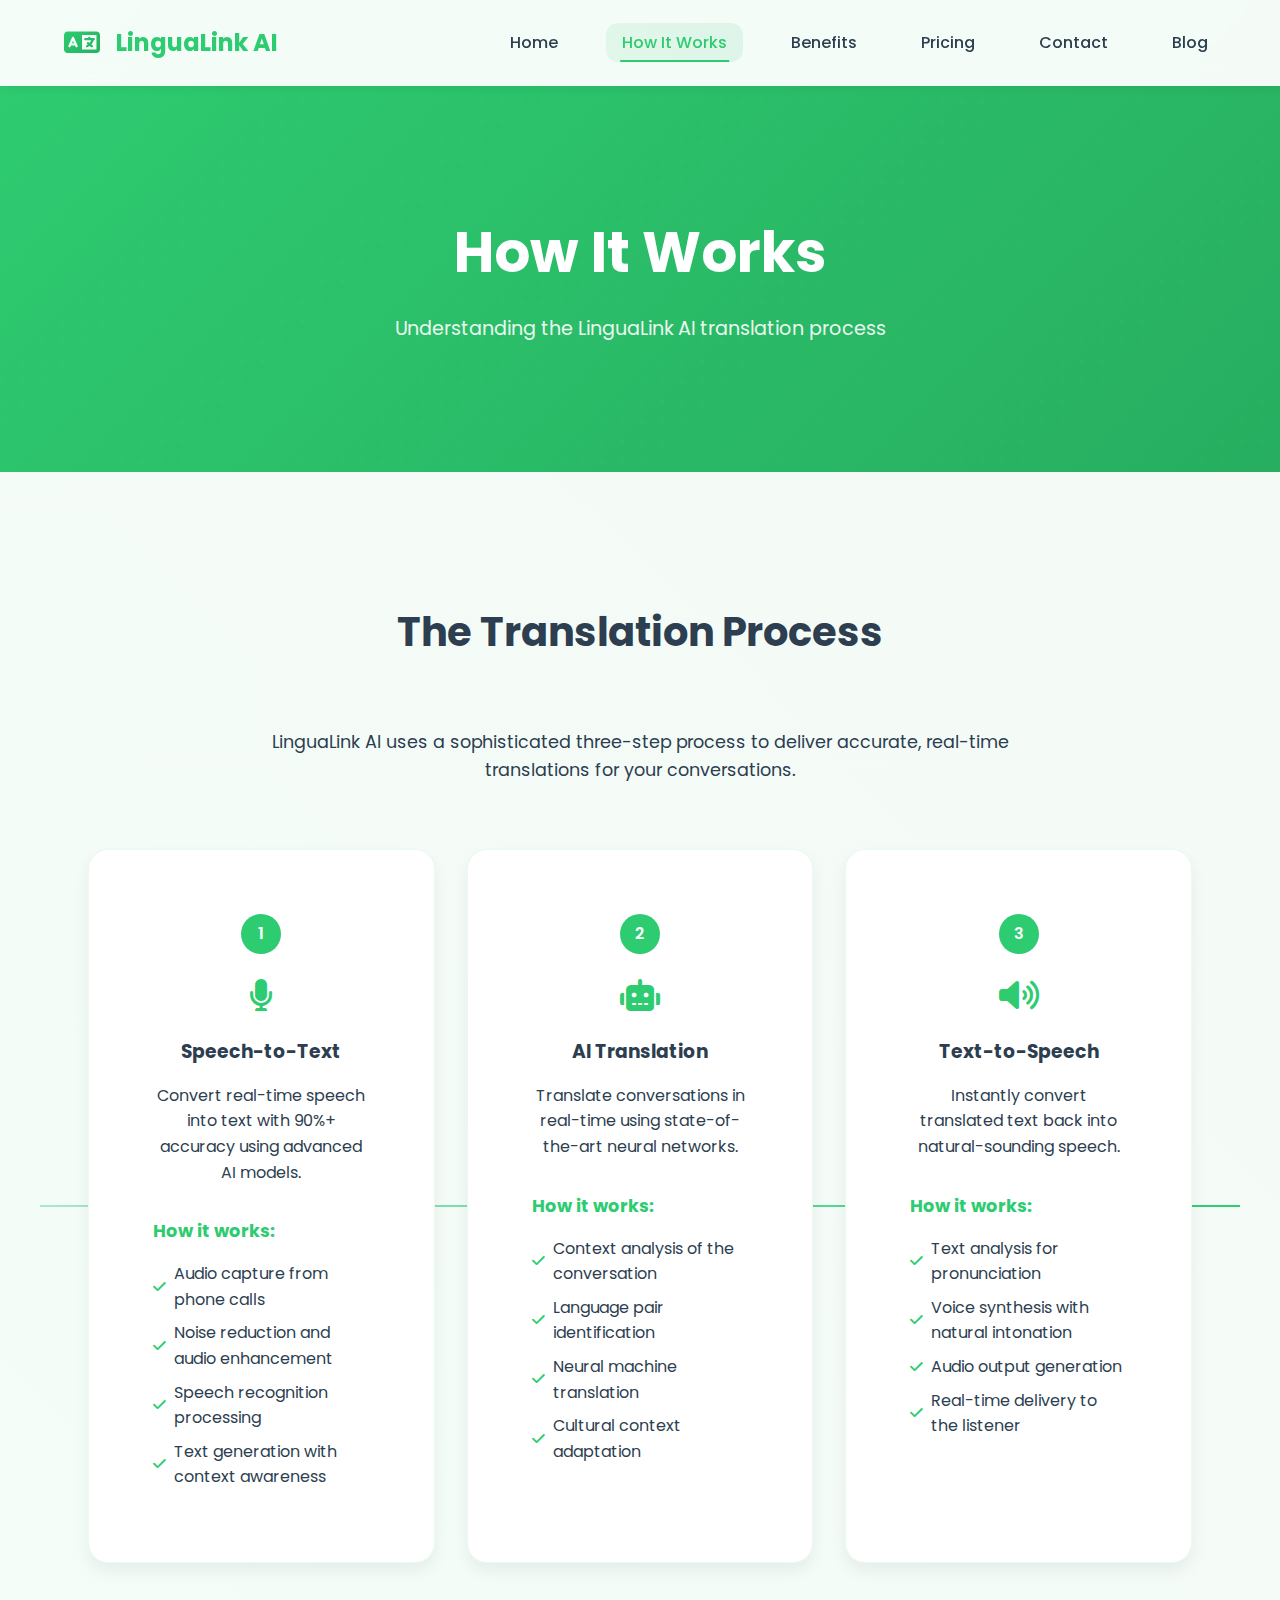
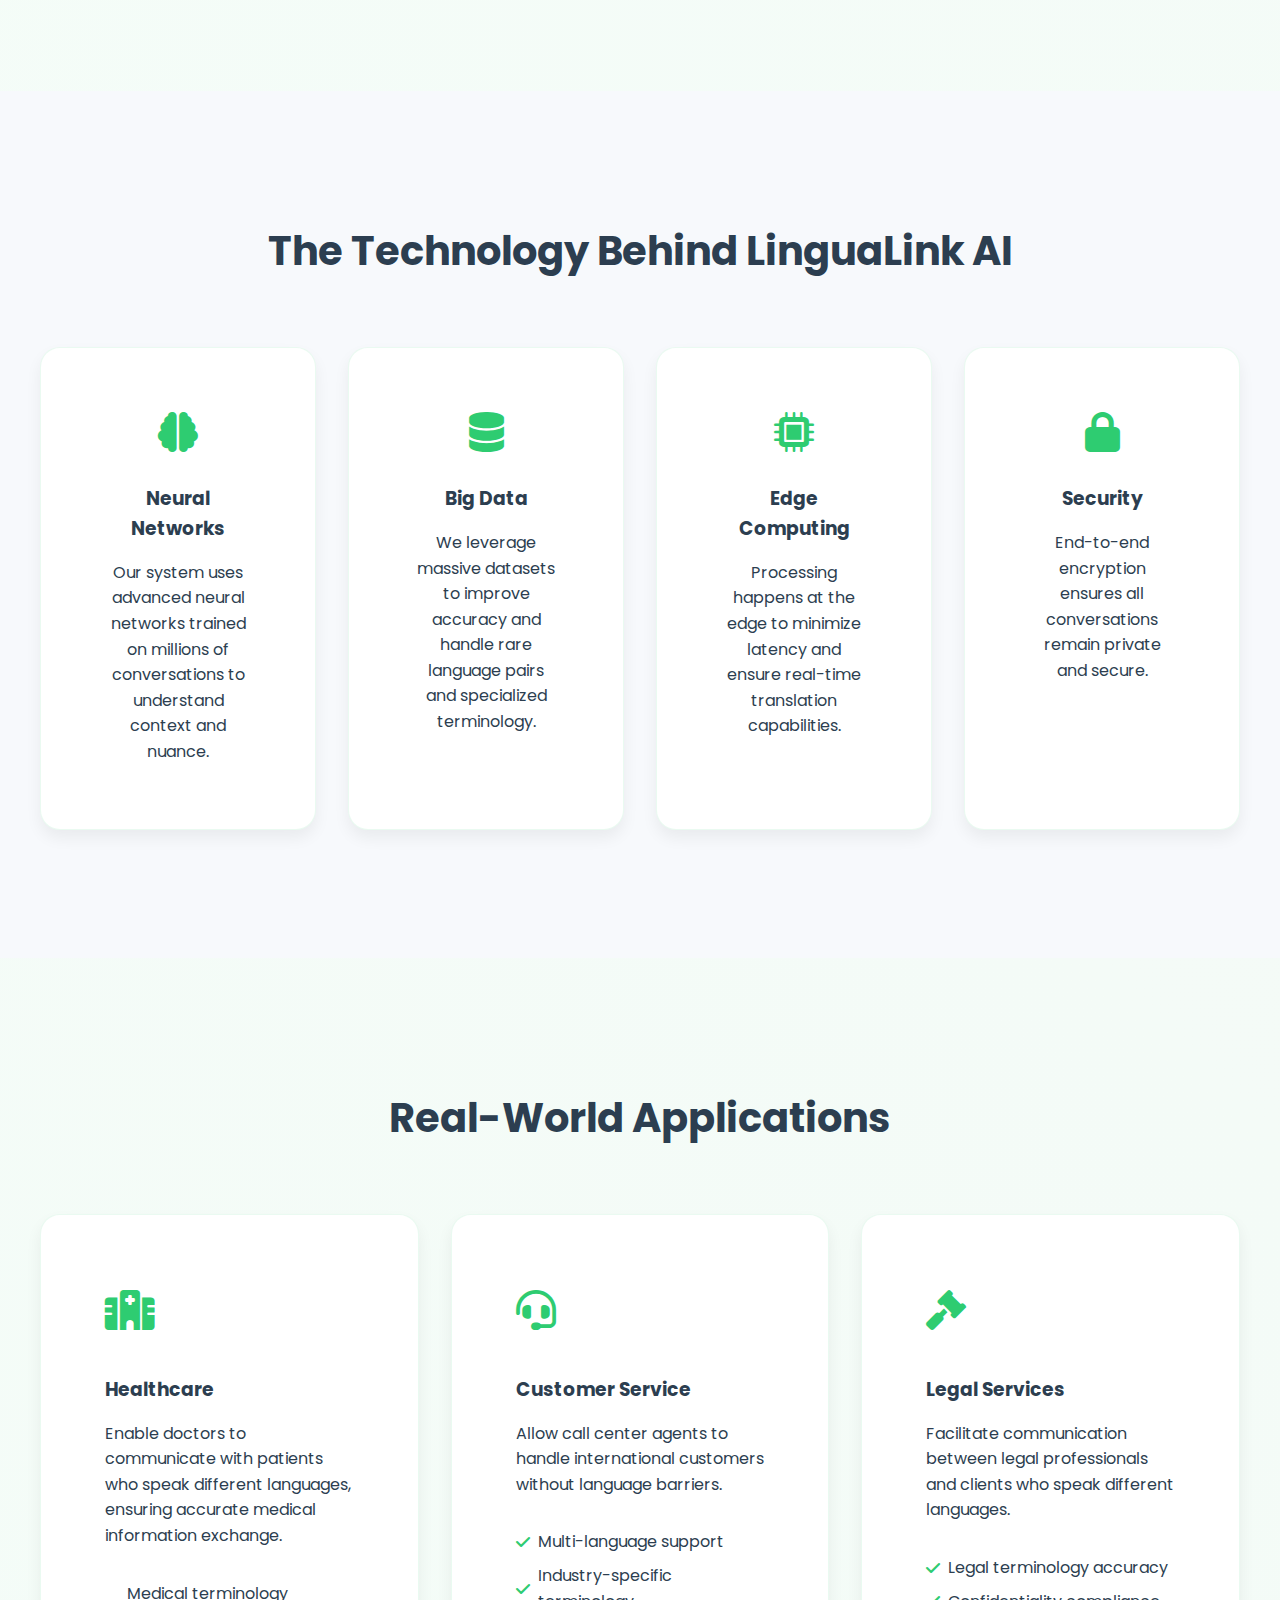
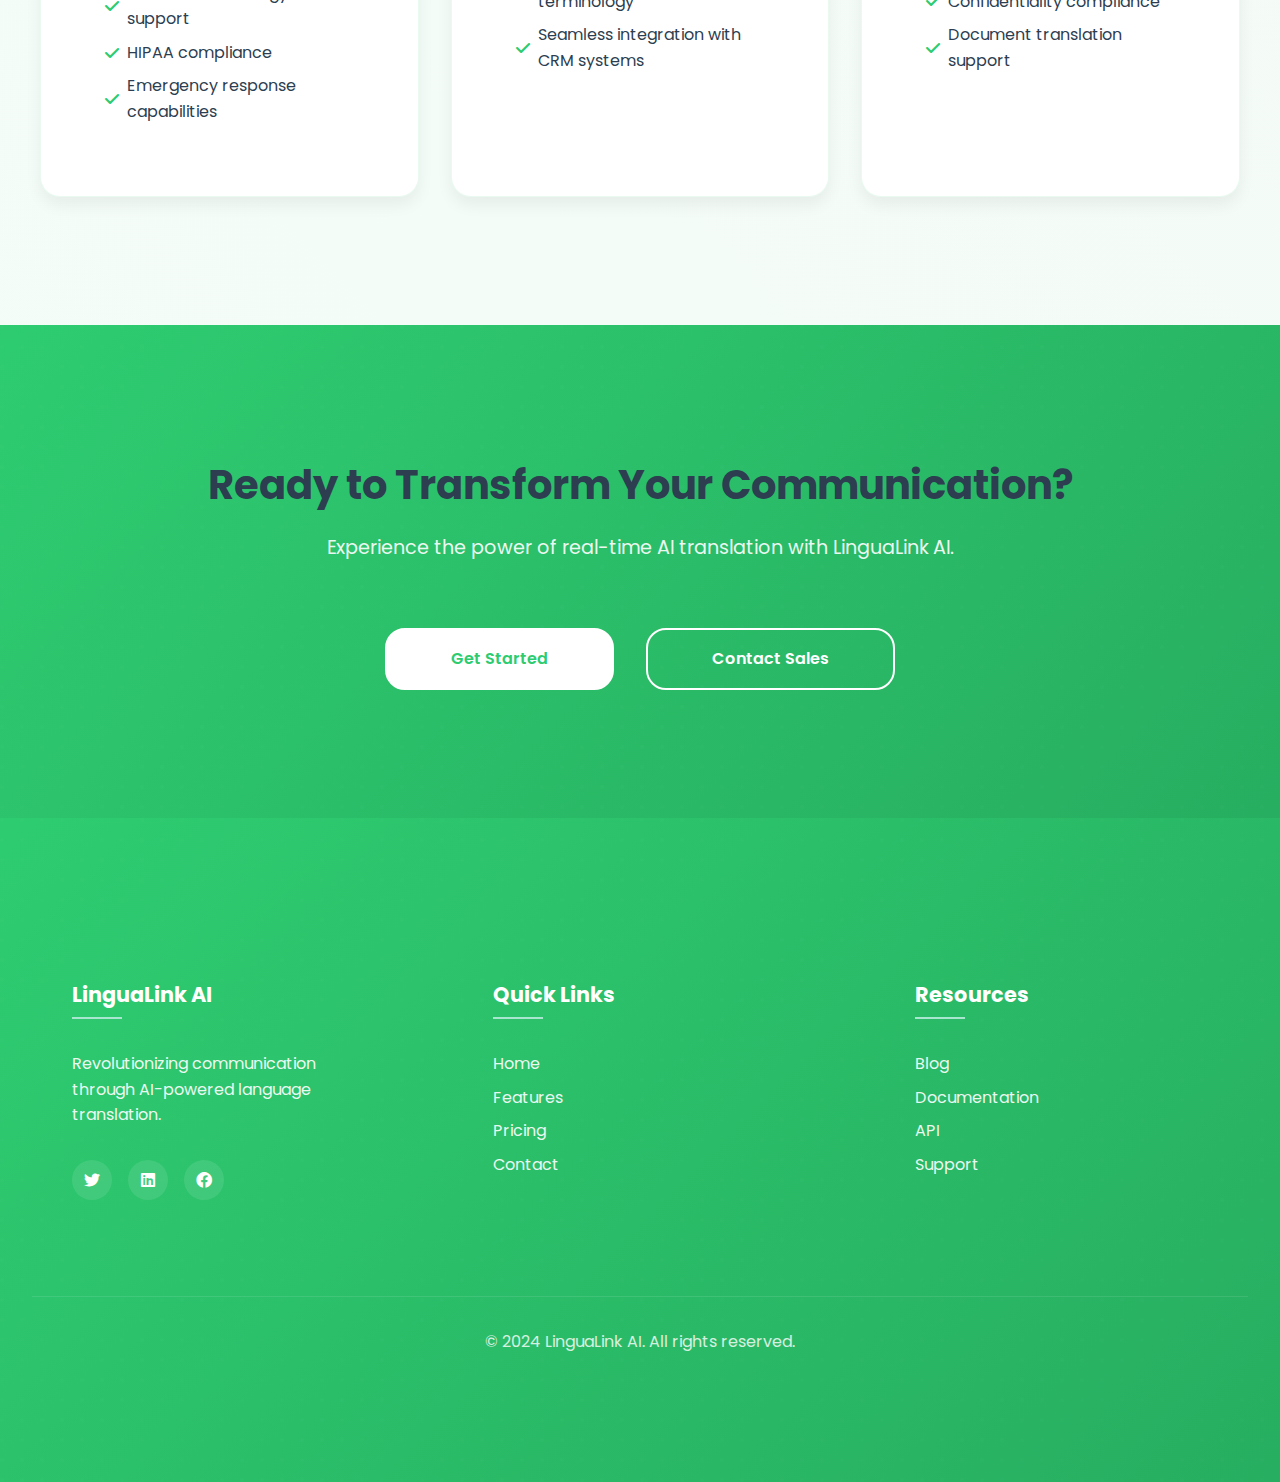
<file: how-it-works.html>
<!DOCTYPE html>
<html lang="en">

<head>
    <meta charset="UTF-8" />
    <meta name="viewport" content="width=device-width, initial-scale=1.0" />
    <title>How It Works - LinguaLink AI</title>
    <link rel="stylesheet" href="styles.css" />
    <link href="https://fonts.googleapis.com/css2?family=Poppins:wght@400;600;700&display=swap" rel="stylesheet" />
    <link rel="stylesheet" href="https://cdnjs.cloudflare.com/ajax/libs/font-awesome/6.0.0/css/all.min.css" />
</head>

<body>
    <!-- Navigation -->
    <nav class="navbar">
        <div class="nav-content">
            <a href="index.html" class="logo">
                <i class="fas fa-language"></i>
                <span>LinguaLink AI</span>
            </a>
            <ul class="nav-links">
                <li><a href="index.html">Home</a></li>
                <li><a href="how-it-works.html" class="active">How It Works</a></li>
                <li><a href="benefits.html">Benefits</a></li>
                <li><a href="pricing.html">Pricing</a></li>
                <li><a href="contact.html">Contact</a></li>
                <li><a href="blog.html">Blog</a></li>
            </ul>
        </div>
    </nav>

    <!-- How It Works Header -->
    <section class="page-header">
        <div class="header-content">
            <h1>How It Works</h1>
            <p>Understanding the LinguaLink AI translation process</p>
        </div>
    </section>

    <!-- Process Overview -->
    <section class="process-overview">
        <div class="container">
            <h2>The Translation Process</h2>
            <p class="section-intro">LinguaLink AI uses a sophisticated three-step process to deliver accurate,
                real-time translations for your conversations.</p>

            <div class="process-timeline">
                <div class="process-step">
                    <div class="step-number">1</div>
                    <div class="step-icon">
                        <i class="fas fa-microphone"></i>
                    </div>
                    <h3>Speech-to-Text</h3>
                    <p>Convert real-time speech into text with 90%+ accuracy using advanced AI models.</p>
                    <div class="step-details">
                        <h4>How it works:</h4>
                        <ul>
                            <li><i class="fas fa-check"></i> Audio capture from phone calls</li>
                            <li><i class="fas fa-check"></i> Noise reduction and audio enhancement</li>
                            <li><i class="fas fa-check"></i> Speech recognition processing</li>
                            <li><i class="fas fa-check"></i> Text generation with context awareness</li>
                        </ul>
                    </div>
                </div>

                <div class="process-step">
                    <div class="step-number">2</div>
                    <div class="step-icon">
                        <i class="fas fa-robot"></i>
                    </div>
                    <h3>AI Translation</h3>
                    <p>Translate conversations in real-time using state-of-the-art neural networks.</p>
                    <div class="step-details">
                        <h4>How it works:</h4>
                        <ul>
                            <li><i class="fas fa-check"></i> Context analysis of the conversation</li>
                            <li><i class="fas fa-check"></i> Language pair identification</li>
                            <li><i class="fas fa-check"></i> Neural machine translation</li>
                            <li><i class="fas fa-check"></i> Cultural context adaptation</li>
                        </ul>
                    </div>
                </div>

                <div class="process-step">
                    <div class="step-number">3</div>
                    <div class="step-icon">
                        <i class="fas fa-volume-up"></i>
                    </div>
                    <h3>Text-to-Speech</h3>
                    <p>Instantly convert translated text back into natural-sounding speech.</p>
                    <div class="step-details">
                        <h4>How it works:</h4>
                        <ul>
                            <li><i class="fas fa-check"></i> Text analysis for pronunciation</li>
                            <li><i class="fas fa-check"></i> Voice synthesis with natural intonation</li>
                            <li><i class="fas fa-check"></i> Audio output generation</li>
                            <li><i class="fas fa-check"></i> Real-time delivery to the listener</li>
                        </ul>
                    </div>
                </div>
            </div>
        </div>
    </section>

    <!-- Technology Behind It -->
    <section class="technology-section">
        <div class="container">
            <h2>The Technology Behind LinguaLink AI</h2>
            <div class="tech-grid">
                <div class="tech-card">
                    <i class="fas fa-brain"></i>
                    <h3>Neural Networks</h3>
                    <p>Our system uses advanced neural networks trained on millions of conversations to understand
                        context and nuance.</p>
                </div>
                <div class="tech-card">
                    <i class="fas fa-database"></i>
                    <h3>Big Data</h3>
                    <p>We leverage massive datasets to improve accuracy and handle rare language pairs and specialized
                        terminology.</p>
                </div>
                <div class="tech-card">
                    <i class="fas fa-microchip"></i>
                    <h3>Edge Computing</h3>
                    <p>Processing happens at the edge to minimize latency and ensure real-time translation capabilities.
                    </p>
                </div>
                <div class="tech-card">
                    <i class="fas fa-lock"></i>
                    <h3>Security</h3>
                    <p>End-to-end encryption ensures all conversations remain private and secure.</p>
                </div>
            </div>
        </div>
    </section>

    <!-- Use Cases -->
    <section class="use-cases">
        <div class="container">
            <h2>Real-World Applications</h2>
            <div class="use-cases-grid">
                <div class="use-case">
                    <div class="use-case-icon">
                        <i class="fas fa-hospital"></i>
                    </div>
                    <h3>Healthcare</h3>
                    <p>Enable doctors to communicate with patients who speak different languages, ensuring accurate
                        medical information exchange.</p>
                    <ul>
                        <li><i class="fas fa-check"></i> Medical terminology support</li>
                        <li><i class="fas fa-check"></i> HIPAA compliance</li>
                        <li><i class="fas fa-check"></i> Emergency response capabilities</li>
                    </ul>
                </div>

                <div class="use-case">
                    <div class="use-case-icon">
                        <i class="fas fa-headset"></i>
                    </div>
                    <h3>Customer Service</h3>
                    <p>Allow call center agents to handle international customers without language barriers.</p>
                    <ul>
                        <li><i class="fas fa-check"></i> Multi-language support</li>
                        <li><i class="fas fa-check"></i> Industry-specific terminology</li>
                        <li><i class="fas fa-check"></i> Seamless integration with CRM systems</li>
                    </ul>
                </div>

                <div class="use-case">
                    <div class="use-case-icon">
                        <i class="fas fa-gavel"></i>
                    </div>
                    <h3>Legal Services</h3>
                    <p>Facilitate communication between legal professionals and clients who speak different languages.
                    </p>
                    <ul>
                        <li><i class="fas fa-check"></i> Legal terminology accuracy</li>
                        <li><i class="fas fa-check"></i> Confidentiality compliance</li>
                        <li><i class="fas fa-check"></i> Document translation support</li>
                    </ul>
                </div>
            </div>
        </div>
    </section>

    <!-- CTA Section -->
    <section class="cta-section">
        <div class="container">
            <h2>Ready to Transform Your Communication?</h2>
            <p>Experience the power of real-time AI translation with LinguaLink AI.</p>
            <div class="cta-buttons">
                <a href="signup.html" class="btn btn-primary">Get Started</a>
                <a href="contact.html" class="btn btn-secondary">Contact Sales</a>
            </div>
        </div>
    </section>

    <!-- Footer -->
    <footer>
        <div class="footer-content">
            <div class="footer-section">
                <h3>LinguaLink AI</h3>
                <p>Revolutionizing communication through AI-powered language translation.</p>
                <div class="social-links">
                    <a href="#"><i class="fab fa-twitter"></i></a>
                    <a href="#"><i class="fab fa-linkedin"></i></a>
                    <a href="#"><i class="fab fa-facebook"></i></a>
                </div>
            </div>
            <div class="footer-section">
                <h3>Quick Links</h3>
                <ul>
                    <li><a href="index.html">Home</a></li>
                    <li><a href="features.html">Features</a></li>
                    <li><a href="pricing.html">Pricing</a></li>
                    <li><a href="contact.html">Contact</a></li>
                </ul>
            </div>
            <div class="footer-section">
                <h3>Resources</h3>
                <ul>
                    <li><a href="#blog">Blog</a></li>
                    <li><a href="#docs">Documentation</a></li>
                    <li><a href="#api">API</a></li>
                    <li><a href="#support">Support</a></li>
                </ul>
            </div>
        </div>
        <div class="footer-bottom">
            <p>© 2024 LinguaLink AI. All rights reserved.</p>
        </div>
    </footer>

    <script src="script.js"></script>
</body>

</html>
</file>
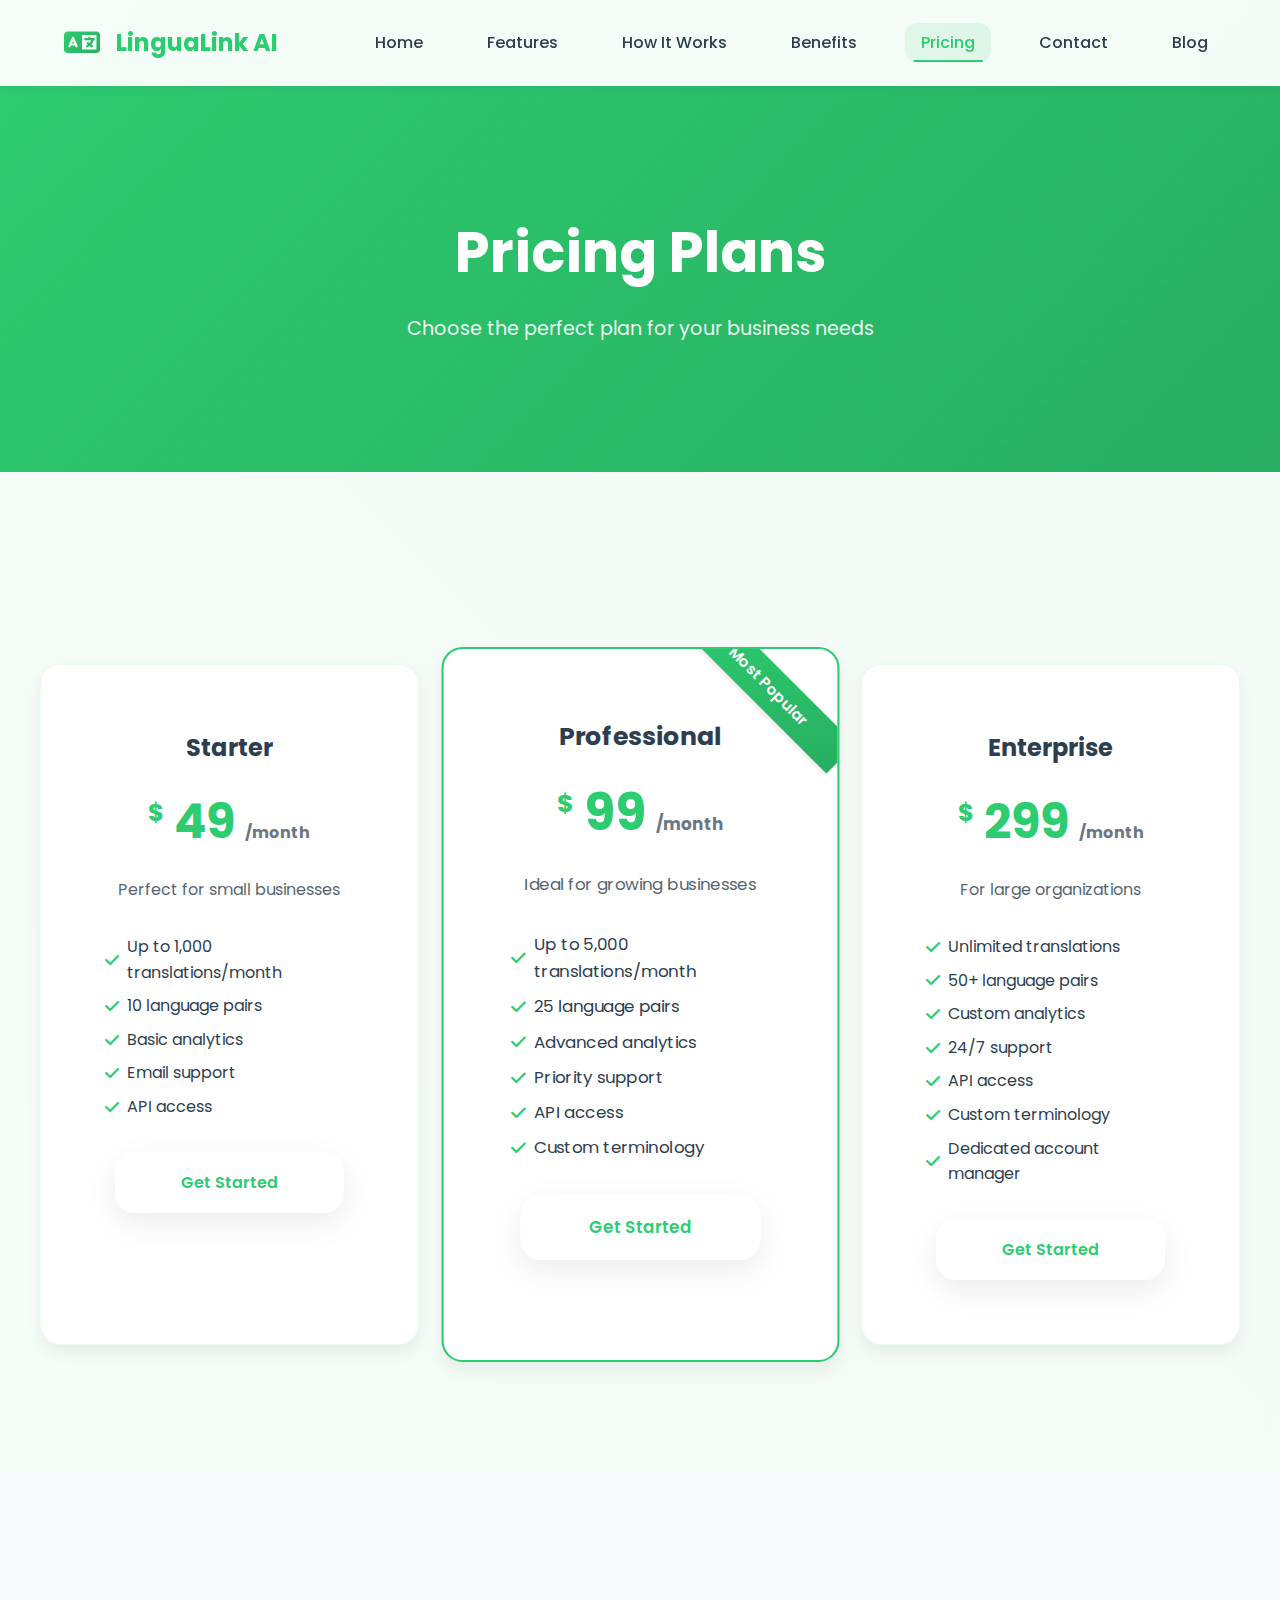
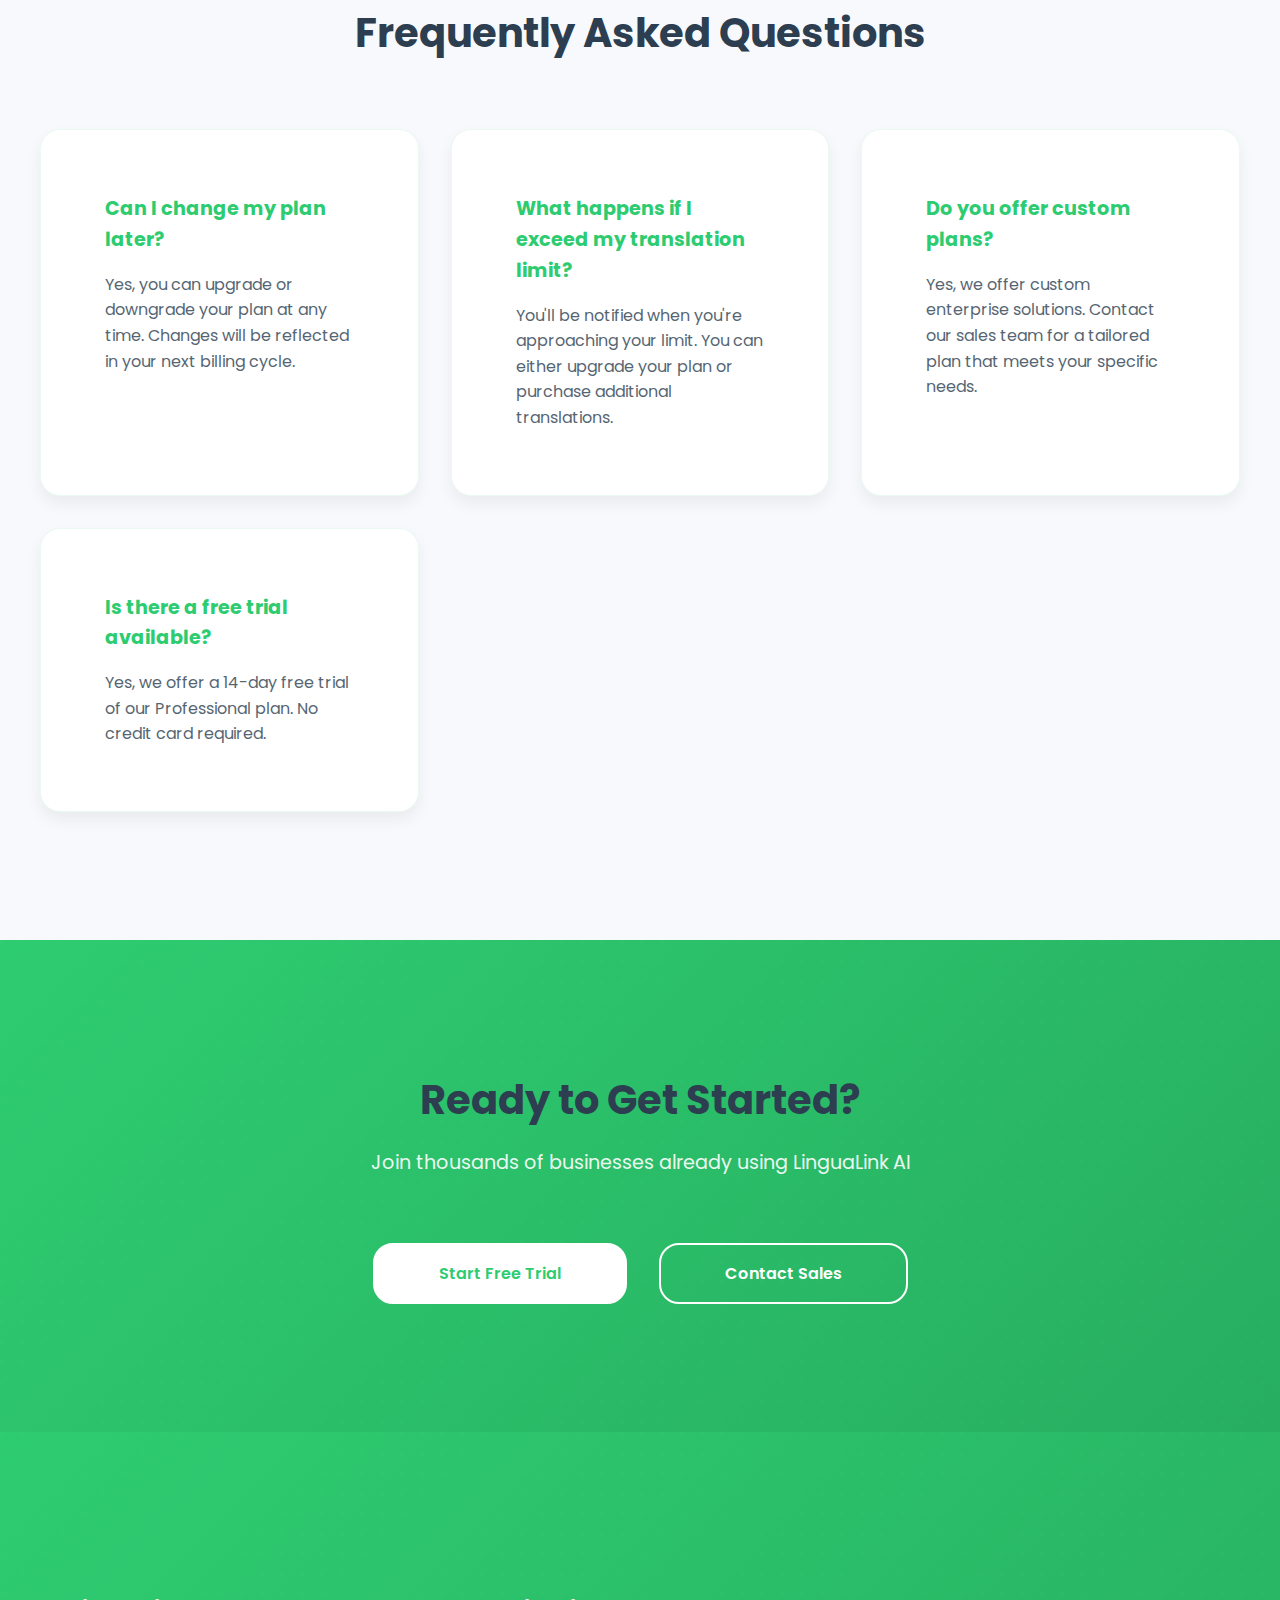
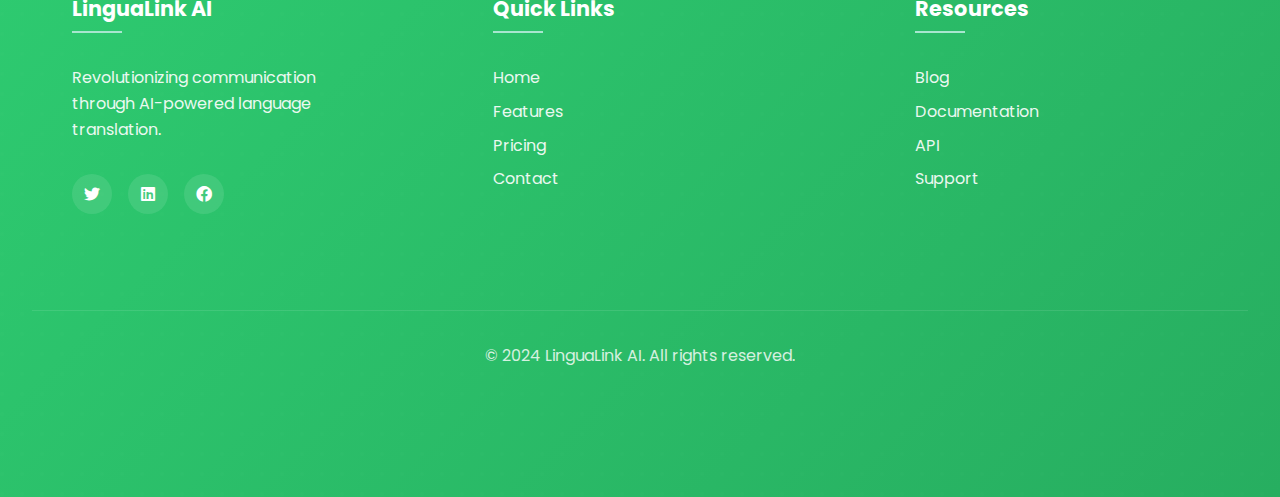
<file: pricing.html>
<!DOCTYPE html>
<html lang="en">

<head>
    <meta charset="UTF-8" />
    <meta name="viewport" content="width=device-width, initial-scale=1.0" />
    <title>Pricing - LinguaLink AI</title>
    <link rel="stylesheet" href="styles.css" />
    <link href="https://fonts.googleapis.com/css2?family=Poppins:wght@400;600;700&display=swap" rel="stylesheet" />
    <link rel="stylesheet" href="https://cdnjs.cloudflare.com/ajax/libs/font-awesome/6.0.0/css/all.min.css" />
</head>

<body>
    <!-- Navigation -->
    <nav class="navbar">
        <div class="nav-content">
            <a href="index.html" class="logo">
                <i class="fas fa-language"></i>
                <span>LinguaLink AI</span>
            </a>
            <ul class="nav-links">
                <li><a href="index.html">Home</a></li>
                <li><a href="features.html">Features</a></li>
                <li><a href="how-it-works.html">How It Works</a></li>
                <li><a href="benefits.html">Benefits</a></li>
                <li><a href="pricing.html" class="active">Pricing</a></li>
                <li><a href="contact.html">Contact</a></li>
                <li><a href="blog.html">Blog</a></li>
            </ul>
        </div>
    </nav>

    <!-- Pricing Header -->
    <section class="page-header">
        <div class="header-content">
            <h1>Pricing Plans</h1>
            <p>Choose the perfect plan for your business needs</p>
        </div>
    </section>

    <!-- Pricing Tiers -->
    <section class="pricing-section">
        <div class="container">
            <div class="pricing-grid">
                <!-- Starter Plan -->
                <div class="pricing-card">
                    <div class="pricing-header">
                        <h3>Starter</h3>
                        <div class="price">
                            <span class="currency">$</span>
                            <span class="amount">49</span>
                            <span class="period">/month</span>
                        </div>
                        <p>Perfect for small businesses</p>
                    </div>
                    <div class="pricing-features">
                        <ul>
                            <li><i class="fas fa-check"></i> Up to 1,000 translations/month</li>
                            <li><i class="fas fa-check"></i> 10 language pairs</li>
                            <li><i class="fas fa-check"></i> Basic analytics</li>
                            <li><i class="fas fa-check"></i> Email support</li>
                            <li><i class="fas fa-check"></i> API access</li>
                        </ul>
                    </div>
                    <div class="pricing-cta">
                        <a href="signup.html" class="btn btn-primary">Get Started</a>
                    </div>
                </div>

                <!-- Professional Plan -->
                <div class="pricing-card featured">
                    <div class="featured-tag">Most Popular</div>
                    <div class="pricing-header">
                        <h3>Professional</h3>
                        <div class="price">
                            <span class="currency">$</span>
                            <span class="amount">99</span>
                            <span class="period">/month</span>
                        </div>
                        <p>Ideal for growing businesses</p>
                    </div>
                    <div class="pricing-features">
                        <ul>
                            <li><i class="fas fa-check"></i> Up to 5,000 translations/month</li>
                            <li><i class="fas fa-check"></i> 25 language pairs</li>
                            <li><i class="fas fa-check"></i> Advanced analytics</li>
                            <li><i class="fas fa-check"></i> Priority support</li>
                            <li><i class="fas fa-check"></i> API access</li>
                            <li><i class="fas fa-check"></i> Custom terminology</li>
                        </ul>
                    </div>
                    <div class="pricing-cta">
                        <a href="signup.html" class="btn btn-primary">Get Started</a>
                    </div>
                </div>

                <!-- Enterprise Plan -->
                <div class="pricing-card">
                    <div class="pricing-header">
                        <h3>Enterprise</h3>
                        <div class="price">
                            <span class="currency">$</span>
                            <span class="amount">299</span>
                            <span class="period">/month</span>
                        </div>
                        <p>For large organizations</p>
                    </div>
                    <div class="pricing-features">
                        <ul>
                            <li><i class="fas fa-check"></i> Unlimited translations</li>
                            <li><i class="fas fa-check"></i> 50+ language pairs</li>
                            <li><i class="fas fa-check"></i> Custom analytics</li>
                            <li><i class="fas fa-check"></i> 24/7 support</li>
                            <li><i class="fas fa-check"></i> API access</li>
                            <li><i class="fas fa-check"></i> Custom terminology</li>
                            <li><i class="fas fa-check"></i> Dedicated account manager</li>
                        </ul>
                    </div>
                    <div class="pricing-cta">
                        <a href="signup.html" class="btn btn-primary">Get Started</a>
                    </div>
                </div>
            </div>
        </div>
    </section>

    <!-- FAQ Section -->
    <section class="faq-section">
        <div class="container">
            <h2>Frequently Asked Questions</h2>
            <div class="faq-grid">
                <div class="faq-item">
                    <h3>Can I change my plan later?</h3>
                    <p>Yes, you can upgrade or downgrade your plan at any time. Changes will be reflected in your next
                        billing cycle.</p>
                </div>
                <div class="faq-item">
                    <h3>What happens if I exceed my translation limit?</h3>
                    <p>You'll be notified when you're approaching your limit. You can either upgrade your plan or
                        purchase additional translations.</p>
                </div>
                <div class="faq-item">
                    <h3>Do you offer custom plans?</h3>
                    <p>Yes, we offer custom enterprise solutions. Contact our sales team for a tailored plan that meets
                        your specific needs.</p>
                </div>
                <div class="faq-item">
                    <h3>Is there a free trial available?</h3>
                    <p>Yes, we offer a 14-day free trial of our Professional plan. No credit card required.</p>
                </div>
            </div>
        </div>
    </section>

    <!-- CTA Section -->
    <section class="cta-section">
        <div class="container">
            <h2>Ready to Get Started?</h2>
            <p>Join thousands of businesses already using LinguaLink AI</p>
            <div class="cta-buttons">
                <a href="signup.html" class="btn btn-primary">Start Free Trial</a>
                <a href="contact.html" class="btn btn-secondary">Contact Sales</a>
            </div>
        </div>
    </section>

    <!-- Footer -->
    <footer>
        <div class="footer-content">
            <div class="footer-section">
                <h3>LinguaLink AI</h3>
                <p>Revolutionizing communication through AI-powered language translation.</p>
                <div class="social-links">
                    <a href="#"><i class="fab fa-twitter"></i></a>
                    <a href="#"><i class="fab fa-linkedin"></i></a>
                    <a href="#"><i class="fab fa-facebook"></i></a>
                </div>
            </div>
            <div class="footer-section">
                <h3>Quick Links</h3>
                <ul>
                    <li><a href="index.html">Home</a></li>
                    <li><a href="features.html">Features</a></li>
                    <li><a href="pricing.html">Pricing</a></li>
                    <li><a href="contact.html">Contact</a></li>
                </ul>
            </div>
            <div class="footer-section">
                <h3>Resources</h3>
                <ul>
                    <li><a href="#blog">Blog</a></li>
                    <li><a href="#docs">Documentation</a></li>
                    <li><a href="#api">API</a></li>
                    <li><a href="#support">Support</a></li>
                </ul>
            </div>
        </div>
        <div class="footer-bottom">
            <p>© 2024 LinguaLink AI. All rights reserved.</p>
        </div>
    </footer>

    <script src="script.js"></script>
</body>

</html>
</file>
<file: styles.css>
/* Global Styles */
:root {
    --primary-color: #2ECC71;
    --secondary-color: #27AE60;
    --accent-color: #A8E6CF;
    --text-color: #2C3E50;
    --light-bg: #f7f9fc;
    --white: #ffffff;
    --gradient-1: linear-gradient(135deg, #2ECC71, #27AE60);
    --gradient-2: linear-gradient(135deg, #A8E6CF, #2ECC71);
    --gradient-3: linear-gradient(45deg, rgba(46, 204, 113, 0.1), rgba(39, 174, 96, 0.1));
    --box-shadow: 0 10px 30px rgba(0, 0, 0, 0.08);
    --box-shadow-hover: 0 20px 40px rgba(0, 0, 0, 0.12);
    --box-shadow-card: 0 8px 16px rgba(0, 0, 0, 0.06);
    --transition: all 0.3s cubic-bezier(0.4, 0, 0.2, 1);
    --border-radius: 12px;
    --border-radius-lg: 20px;
    --spacing-xs: 0.5rem;
    --spacing-sm: 1rem;
    --spacing-md: 2rem;
    --spacing-lg: 4rem;
    --spacing-xl: 8rem;
}

* {
    margin: 0;
    padding: 0;
    box-sizing: border-box;
}

body {
    font-family: 'Poppins', sans-serif;
    line-height: 1.6;
    color: var(--text-color);
    background-color: var(--light-bg);
    overflow-x: hidden;
    background-image:
        radial-gradient(circle at 10% 20%, rgba(46, 204, 113, 0.05) 0%, transparent 20%),
        radial-gradient(circle at 90% 80%, rgba(39, 174, 96, 0.05) 0%, transparent 20%);
    background-attachment: fixed;
}

/* Global Heading Styles */
h2 {
    text-align: center;
    margin-bottom: var(--spacing-lg);
    font-size: 2.5rem;
    color: var(--text-color);
    position: relative;
    z-index: 1;
}

/* Navigation */
.navbar {
    position: fixed;
    top: 0;
    left: 0;
    width: 100%;
    background: rgba(255, 255, 255, 0.95);
    backdrop-filter: blur(10px);
    box-shadow: 0 2px 10px rgba(0, 0, 0, 0.05);
    z-index: 1000;
    padding: 1rem 0;
    transition: all 0.3s ease;
}

.navbar.scrolled {
    padding: var(--spacing-xs) 0;
    background: rgba(255, 255, 255, 0.98);
    box-shadow: 0 5px 15px rgba(0, 0, 0, 0.1);
}

.nav-content {
    max-width: 1200px;
    margin: 0 auto;
    padding: 0 1rem;
    display: flex;
    justify-content: space-between;
    align-items: center;
}

.logo {
    display: flex;
    align-items: center;
    gap: var(--spacing-sm);
    font-size: 1.5rem;
    font-weight: 700;
    color: var(--primary-color);
    text-decoration: none;
    transition: all 0.3s ease;
    padding: 0.5rem;
    border-radius: var(--border-radius);
}

.logo:hover {
    transform: translateY(-2px);
    color: var(--secondary-color);
}

.logo i {
    font-size: 1.8rem;
    background: var(--gradient-1);
    -webkit-background-clip: text;
    -webkit-text-fill-color: transparent;
    transition: all 0.3s ease;
}

.logo:hover i {
    transform: scale(1.1);
}

.nav-links {
    display: flex;
    gap: 2rem;
    list-style: none;
    margin: 0;
    padding: 0;
}

.nav-links a {
    color: var(--text-color);
    text-decoration: none;
    font-weight: 500;
    padding: 0.5rem 1rem;
    border-radius: var(--border-radius);
    transition: all 0.3s ease;
    position: relative;
    overflow: hidden;
}

.nav-links a::before {
    content: '';
    position: absolute;
    top: 0;
    left: 0;
    width: 100%;
    height: 100%;
    background: var(--gradient-3);
    opacity: 0;
    transition: opacity 0.3s ease;
    z-index: -1;
}

.nav-links a:hover::before {
    opacity: 1;
}

.nav-links a::after {
    content: '';
    position: absolute;
    bottom: 0;
    left: 50%;
    width: 0;
    height: 2px;
    background: var(--gradient-1);
    transition: all 0.3s ease;
    transform: translateX(-50%);
}

.nav-links a:hover {
    color: var(--primary-color);
    transform: translateY(-2px);
}

.nav-links a:hover::after {
    width: 80%;
}

.nav-links a.active {
    color: var(--primary-color);
    background: var(--gradient-3);
    transform: translateY(-2px);
}

.nav-links a.active::after {
    width: 80%;
    background: var(--primary-color);
}

/* Mobile Navigation */
@media (max-width: 768px) {
    .nav-links {
        position: fixed;
        top: 0;
        right: -100%;
        width: 80%;
        max-width: 400px;
        height: 100vh;
        background: var(--white);
        flex-direction: column;
        padding: var(--spacing-lg);
        gap: var(--spacing-md);
        transition: right 0.3s ease;
        box-shadow: -5px 0 15px rgba(0, 0, 0, 0.1);
    }

    .nav-links.active {
        right: 0;
    }

    .nav-links a {
        width: 100%;
        text-align: center;
        padding: var(--spacing-sm);
    }

    .nav-links a::after {
        display: none;
    }

    .nav-links a:hover,
    .nav-links a.active {
        background: var(--gradient-3);
        color: var(--primary-color);
        transform: translateX(5px);
    }
}

/* Hero Section */
#hero {
    padding-top: var(--spacing-xl);
    min-height: 100vh;
    background: var(--gradient-1);
    display: flex;
    align-items: center;
    justify-content: center;
    text-align: center;
    position: relative;
    overflow: hidden;
}

#hero::before {
    content: '';
    position: absolute;
    top: 0;
    left: 0;
    width: 100%;
    height: 100%;
    background: url('data:image/svg+xml,<svg width="20" height="20" viewBox="0 0 20 20" xmlns="http://www.w3.org/2000/svg"><circle cx="2" cy="2" r="2" fill="rgba(255,255,255,0.1)"/></svg>');
    opacity: 0.1;
    animation: float 20s linear infinite;
}

@keyframes float {
    0% {
        transform: translateY(0);
    }

    100% {
        transform: translateY(-20px);
    }
}

.hero-content {
    max-width: 900px;
    padding: var(--spacing-md);
    color: var(--white);
    position: relative;
    z-index: 1;
}

.hero-content h1 {
    font-size: 4rem;
    margin-bottom: var(--spacing-md);
    line-height: 1.2;
    font-weight: 700;
    letter-spacing: -0.5px;
    text-shadow: 0 2px 4px rgba(0, 0, 0, 0.1);
    animation: fadeInDown 1s ease-out;
}

.hero-content p {
    font-size: 1.5rem;
    margin-bottom: var(--spacing-lg);
    opacity: 0.9;
    font-weight: 400;
    animation: fadeInUp 1s ease-out 0.3s backwards;
}

.hero-stats {
    display: flex;
    justify-content: center;
    gap: var(--spacing-lg);
    margin: var(--spacing-lg) 0;
    animation: fadeInUp 1s ease-out 0.6s backwards;
}

.stat {
    display: flex;
    flex-direction: column;
    align-items: center;
    background: rgba(255, 255, 255, 0.1);
    padding: var(--spacing-md) var(--spacing-lg);
    border-radius: var(--border-radius-lg);
    backdrop-filter: blur(10px);
    transition: var(--transition);
    border: 1px solid rgba(255, 255, 255, 0.2);
}

.stat:hover {
    transform: translateY(-10px) scale(1.05);
    background: rgba(255, 255, 255, 0.2);
    box-shadow: var(--box-shadow-hover);
}

.stat-number {
    font-size: 3rem;
    font-weight: 700;
    margin-bottom: var(--spacing-xs);
    background: var(--gradient-2);
    -webkit-background-clip: text;
    -webkit-text-fill-color: transparent;
}

.stat-label {
    font-size: 1.1rem;
    opacity: 0.9;
    font-weight: 500;
}

.cta-buttons {
    display: flex;
    gap: var(--spacing-md);
    justify-content: center;
    margin-top: var(--spacing-lg);
    animation: fadeInUp 1s ease-out 0.9s backwards;
}

/* Button Styles */
.btn-primary,
.btn-secondary {
    display: inline-block;
    padding: var(--spacing-sm) var(--spacing-lg);
    border-radius: var(--border-radius-lg);
    text-decoration: none;
    font-weight: 600;
    transition: var(--transition);
    text-align: center;
    min-width: 200px;
    border: 2px solid var(--white);
}

.btn-primary {
    background: var(--white);
    color: var(--primary-color);
}

.btn-secondary {
    background: transparent;
    color: var(--white);
}

.btn-primary:hover,
.btn-secondary:hover {
    transform: translateY(-3px);
    box-shadow: var(--box-shadow-hover);
}

.btn-primary:hover {
    background: var(--primary-color);
    color: var(--white);
}

.btn-secondary:hover {
    background: var(--white);
    color: var(--primary-color);
}

.btn-join {
    display: inline-block;
    padding: var(--spacing-sm) var(--spacing-lg);
    border-radius: var(--border-radius-lg);
    text-decoration: none;
    font-weight: 600;
    transition: var(--transition);
    text-align: center;
    min-width: 200px;
    background: var(--white);
    color: var(--primary-color);
    border: 2px solid var(--white);
    box-shadow: var(--box-shadow);
}

.btn-join:hover {
    transform: translateY(-3px);
    box-shadow: var(--box-shadow-hover);
    background: var(--primary-color);
    color: var(--white);
    border-color: var(--white);
}

/* Features Section */
#features {
    padding: var(--spacing-xl) var(--spacing-md);
    background: var(--white);
    position: relative;
}

#features::before {
    content: '';
    position: absolute;
    top: 0;
    left: 0;
    width: 100%;
    height: 100%;
    background: var(--gradient-3);
    opacity: 0.5;
    z-index: 0;
}

#features h2 {
    text-align: center;
    margin-bottom: var(--spacing-lg);
    font-size: 2.5rem;
    color: var(--text-color);
    position: relative;
    z-index: 1;
}

.features-grid {
    display: grid;
    grid-template-columns: repeat(auto-fit, minmax(280px, 1fr));
    gap: var(--spacing-md);
    max-width: 1200px;
    margin: 0 auto;
    position: relative;
    z-index: 1;
}

.feature {
    padding: var(--spacing-lg);
    background: var(--white);
    border-radius: var(--border-radius-lg);
    box-shadow: var(--box-shadow-card);
    text-align: center;
    transition: var(--transition);
    border: 1px solid rgba(46, 204, 113, 0.1);
    position: relative;
    overflow: hidden;
}

.feature::before {
    content: '';
    position: absolute;
    top: 0;
    left: 0;
    width: 100%;
    height: 100%;
    background: var(--primary-color);
    opacity: 0;
    transition: var(--transition);
    z-index: 0;
}

.feature:hover {
    transform: translateY(-10px);
    box-shadow: var(--box-shadow-hover);
}

.feature:hover::before {
    opacity: 0.95;
}

.feature i {
    font-size: 2.5rem;
    color: var(--primary-color);
    margin-bottom: var(--spacing-md);
    position: relative;
    z-index: 1;
    transition: var(--transition);
}

.feature:hover i {
    transform: scale(1.2);
    color: var(--white);
}

.feature h3 {
    margin-bottom: var(--spacing-sm);
    color: var(--text-color);
    font-size: 1.3rem;
    position: relative;
    z-index: 1;
    transition: var(--transition);
}

.feature:hover h3 {
    color: var(--white);
}

.feature p {
    position: relative;
    z-index: 1;
    transition: var(--transition);
}

.feature:hover p {
    color: var(--white);
}

/* How It Works Section */
#how-it-works {
    padding: var(--spacing-xl) var(--spacing-md);
    background: var(--white);
    position: relative;
}

#how-it-works::before {
    content: '';
    position: absolute;
    top: 0;
    left: 0;
    width: 100%;
    height: 100%;
    background: var(--gradient-3);
    opacity: 0.5;
    z-index: 0;
}

#how-it-works h2 {
    text-align: center;
    margin-bottom: var(--spacing-lg);
    font-size: 2.5rem;
    color: var(--text-color);
    position: relative;
    z-index: 1;
}

.process-timeline {
    display: flex;
    justify-content: space-between;
    max-width: 1200px;
    margin: 0 auto;
    position: relative;
    padding: 0 var(--spacing-md);
    z-index: 1;
}

.process-timeline::before {
    content: '';
    position: absolute;
    top: 50%;
    left: 0;
    right: 0;
    height: 2px;
    background: var(--gradient-2);
    transform: translateY(-50%);
    z-index: 0;
}

.process-step {
    flex: 1;
    text-align: center;
    position: relative;
    z-index: 1;
    background: var(--white);
    border-radius: var(--border-radius-lg);
    box-shadow: var(--box-shadow-card);
    padding: var(--spacing-lg);
    margin: 0 var(--spacing-sm);
    transition: var(--transition);
    border: 1px solid rgba(46, 204, 113, 0.1);
    overflow: hidden;
}

.process-step::before {
    content: '';
    position: absolute;
    top: 0;
    left: 0;
    width: 100%;
    height: 100%;
    background: var(--primary-color);
    opacity: 0;
    transition: var(--transition);
    z-index: 0;
}

.process-step:hover {
    transform: translateY(-10px);
    box-shadow: var(--box-shadow-hover);
}

.process-step:hover::before {
    opacity: 0.95;
}

.step-number {
    width: 40px;
    height: 40px;
    background: var(--primary-color);
    color: var(--white);
    border-radius: 50%;
    display: flex;
    align-items: center;
    justify-content: center;
    margin: 0 auto var(--spacing-sm);
    font-weight: 600;
    position: relative;
    z-index: 1;
}

.step-icon {
    font-size: 2rem;
    color: var(--primary-color);
    margin: var(--spacing-sm) 0;
    transition: var(--transition);
    position: relative;
    z-index: 1;
}

.process-step:hover .step-icon {
    transform: scale(1.2);
    color: var(--white);
}

.process-step h3 {
    margin-bottom: var(--spacing-sm);
    color: var(--text-color);
    position: relative;
    z-index: 1;
    transition: var(--transition);
}

.process-step:hover h3 {
    color: var(--white);
}

.process-step p {
    position: relative;
    z-index: 1;
    transition: var(--transition);
}

.process-step:hover p {
    color: var(--white);
}

@media (max-width: 768px) {
    .process-timeline {
        flex-direction: column;
        gap: var(--spacing-md);
    }

    .process-timeline::before {
        display: none;
    }

    .process-step {
        margin: 0;
    }
}

/* Benefits Section */
#benefits {
    padding: var(--spacing-xl) var(--spacing-md);
    background: var(--white);
    position: relative;
}

#benefits::before {
    content: '';
    position: absolute;
    top: 0;
    left: 0;
    width: 100%;
    height: 100%;
    background: var(--gradient-3);
    opacity: 0.5;
    z-index: 0;
}

#benefits h2 {
    text-align: center;
    margin-bottom: var(--spacing-lg);
    font-size: 2.5rem;
    color: var(--text-color);
    position: relative;
    z-index: 1;
}

.benefits-container {
    display: grid;
    grid-template-columns: repeat(auto-fit, minmax(300px, 1fr));
    gap: var(--spacing-md);
    max-width: 1200px;
    margin: 0 auto;
    position: relative;
    z-index: 1;
}

.benefit-category {
    background: var(--white);
    padding: var(--spacing-lg);
    border-radius: var(--border-radius-lg);
    box-shadow: var(--box-shadow-card);
    transition: var(--transition);
    border: 1px solid rgba(46, 204, 113, 0.1);
    position: relative;
    overflow: hidden;
}

.benefit-category::before {
    content: '';
    position: absolute;
    top: 0;
    left: 0;
    width: 100%;
    height: 100%;
    background: var(--primary-color);
    opacity: 0;
    transition: var(--transition);
    z-index: 0;
}

.benefit-category:hover {
    transform: translateY(-10px);
    box-shadow: var(--box-shadow-hover);
}

.benefit-category:hover::before {
    opacity: 0.95;
}

.benefit-category h3 {
    color: var(--primary-color);
    margin-bottom: var(--spacing-md);
    font-size: 1.3rem;
    position: relative;
    z-index: 1;
    transition: var(--transition);
}

.benefit-category:hover h3 {
    color: var(--white);
}

.benefit-category ul {
    list-style: none;
    position: relative;
    z-index: 1;
}

.benefit-category li {
    margin-bottom: var(--spacing-sm);
    display: flex;
    align-items: center;
    gap: var(--spacing-xs);
    transition: var(--transition);
}

.benefit-category:hover li {
    color: var(--white);
}

.benefit-category i {
    color: var(--primary-color);
    transition: var(--transition);
}

.benefit-category:hover i {
    color: var(--white);
    transform: scale(1.2);
}

/* Pricing Section */
.pricing-section {
    padding: var(--spacing-xl) var(--spacing-md);
    background: var(--white);
    position: relative;
}

.pricing-section::before {
    content: '';
    position: absolute;
    top: 0;
    left: 0;
    width: 100%;
    height: 100%;
    background: var(--gradient-3);
    opacity: 0.5;
    z-index: 0;
}

.pricing-grid {
    display: grid;
    grid-template-columns: repeat(auto-fit, minmax(300px, 1fr));
    gap: var(--spacing-md);
    margin-top: var(--spacing-lg);
    position: relative;
    z-index: 1;
}

.pricing-card {
    background: var(--white);
    padding: var(--spacing-lg);
    border-radius: var(--border-radius-lg);
    box-shadow: var(--box-shadow-card);
    transition: var(--transition);
    border: 1px solid rgba(46, 204, 113, 0.1);
    position: relative;
    overflow: hidden;
}

.pricing-card::before {
    content: '';
    position: absolute;
    top: 0;
    left: 0;
    width: 100%;
    height: 100%;
    background: var(--primary-color);
    opacity: 0;
    transition: var(--transition);
    z-index: 0;
}

.pricing-card:hover {
    transform: translateY(-10px);
    box-shadow: var(--box-shadow-hover);
}

.pricing-card:hover::before {
    opacity: 0.95;
}

.pricing-header {
    text-align: center;
    margin-bottom: var(--spacing-md);
    position: relative;
    z-index: 1;
}

.pricing-header h3 {
    font-size: 1.5rem;
    color: var(--text-color);
    margin-bottom: var(--spacing-sm);
    transition: var(--transition);
}

.pricing-card:hover .pricing-header h3 {
    color: var(--white);
}

.price {
    font-size: 3rem;
    font-weight: 700;
    color: var(--primary-color);
    margin-bottom: var(--spacing-sm);
    transition: var(--transition);
}

.pricing-card:hover .price {
    color: var(--white);
    transform: scale(1.1);
}

.currency {
    font-size: 1.5rem;
    vertical-align: super;
}

.period {
    font-size: 1rem;
    color: var(--text-color);
    opacity: 0.7;
    transition: var(--transition);
}

.pricing-card:hover .period {
    color: var(--white);
}

.pricing-header p {
    color: var(--text-color);
    opacity: 0.8;
    transition: var(--transition);
}

.pricing-card:hover .pricing-header p {
    color: var(--white);
}

.pricing-features {
    margin: var(--spacing-md) 0;
    position: relative;
    z-index: 1;
}

.pricing-features ul {
    list-style: none;
    padding: 0;
}

.pricing-features li {
    display: flex;
    align-items: center;
    gap: var(--spacing-xs);
    margin-bottom: var(--spacing-xs);
    color: var(--text-color);
    transition: var(--transition);
}

.pricing-features i {
    color: var(--primary-color);
    transition: var(--transition);
}

.pricing-card:hover .pricing-features li {
    color: var(--white);
}

.pricing-card:hover .pricing-features i {
    color: var(--white);
    transform: scale(1.2);
}

.pricing-cta {
    text-align: center;
    margin-top: var(--spacing-md);
    position: relative;
    z-index: 1;
}

.pricing-cta .btn {
    display: inline-block;
    padding: var(--spacing-sm) var(--spacing-lg);
    border-radius: var(--border-radius-lg);
    text-decoration: none;
    font-weight: 600;
    transition: var(--transition);
    text-align: center;
    min-width: 200px;
    background: var(--white);
    color: var(--primary-color);
    border: 2px solid var(--white);
    box-shadow: var(--box-shadow);
}

.pricing-cta .btn:hover {
    transform: translateY(-3px);
    box-shadow: var(--box-shadow-hover);
    background: var(--primary-color);
    color: var(--white);
    border-color: var(--white);
}

.pricing-card.featured {
    transform: scale(1.05);
    border: 2px solid var(--primary-color);
}

.pricing-card.featured:hover {
    transform: scale(1.05) translateY(-10px);
}

.featured-tag {
    position: absolute;
    top: var(--spacing-sm);
    right: -2rem;
    background: var(--gradient-1);
    color: var(--white);
    padding: var(--spacing-xs) 3rem;
    transform: rotate(45deg);
    font-size: 0.9rem;
    font-weight: 600;
    box-shadow: 0 2px 4px rgba(0, 0, 0, 0.1);
}

/* FAQ Section */
.faq-section {
    padding: var(--spacing-xl) var(--spacing-md);
    background: var(--light-bg);
    position: relative;
}

.faq-section h2 {
    text-align: center;
    margin-bottom: var(--spacing-lg);
    font-size: 2.5rem;
    color: var(--text-color);
}

.faq-grid {
    display: grid;
    grid-template-columns: repeat(auto-fit, minmax(300px, 1fr));
    gap: var(--spacing-md);
    max-width: 1200px;
    margin: 0 auto;
}

.faq-item {
    background: var(--white);
    padding: var(--spacing-lg);
    border-radius: var(--border-radius-lg);
    box-shadow: var(--box-shadow-card);
    transition: var(--transition);
    border: 1px solid rgba(46, 204, 113, 0.1);
}

.faq-item:hover {
    transform: translateY(-5px);
    box-shadow: var(--box-shadow-hover);
}

.faq-item h3 {
    color: var(--primary-color);
    margin-bottom: var(--spacing-sm);
    font-size: 1.2rem;
}

.faq-item p {
    color: var(--text-color);
    opacity: 0.8;
    line-height: 1.6;
}

/* Responsive Design */
@media (max-width: 768px) {
    .pricing-grid {
        grid-template-columns: 1fr;
    }

    .pricing-card {
        margin: 0 var(--spacing-sm);
    }

    .pricing-card.featured {
        transform: none;
    }

    .pricing-card.featured:hover {
        transform: translateY(-10px);
    }

    .faq-grid {
        grid-template-columns: 1fr;
    }

    .faq-item {
        margin: 0 var(--spacing-sm);
    }
}

/* Animations */
@keyframes fadeInDown {
    from {
        opacity: 0;
        transform: translateY(-20px);
    }

    to {
        opacity: 1;
        transform: translateY(0);
    }
}

@keyframes fadeInUp {
    from {
        opacity: 0;
        transform: translateY(20px);
    }

    to {
        opacity: 1;
        transform: translateY(0);
    }
}

.animate {
    animation-duration: 1s;
    animation-fill-mode: both;
}

.fade-in {
    animation-name: fadeInDown;
}

.slide-up {
    animation-name: fadeInUp;
}

/* Responsive Design */
@media (max-width: 768px) {
    .navbar {
        padding: 0.5rem 0;
    }

    .nav-content {
        flex-direction: column;
        gap: 1rem;
    }

    .nav-links {
        flex-direction: column;
        gap: 1rem;
        text-align: center;
        width: 100%;
    }

    .nav-links a {
        display: block;
        padding: 0.5rem;
    }

    .hero-content h1 {
        font-size: 2.5rem;
    }

    .hero-stats {
        flex-direction: column;
        gap: var(--spacing-md);
    }

    .process-timeline {
        flex-direction: column;
        gap: var(--spacing-md);
    }

    .process-timeline::before {
        display: none;
    }

    .signup-container,
    .contact-container {
        grid-template-columns: 1fr;
    }

    .cta-buttons {
        flex-direction: column;
    }

    .btn {
        width: 100%;
        text-align: center;
    }
}

/* Get Early Access Section */
#early-access {
    padding: var(--spacing-xl) var(--spacing-md);
    background: var(--gradient-1);
    color: var(--white);
    position: relative;
    overflow: hidden;
}

#early-access::before {
    content: '';
    position: absolute;
    top: 0;
    left: 0;
    width: 100%;
    height: 100%;
    background: url('data:image/svg+xml,<svg width="20" height="20" viewBox="0 0 20 20" xmlns="http://www.w3.org/2000/svg"><circle cx="2" cy="2" r="2" fill="rgba(255,255,255,0.1)"/></svg>');
    opacity: 0.1;
    animation: float 20s linear infinite;
}

#early-access h2 {
    text-align: center;
    margin-bottom: var(--spacing-lg);
    font-size: 2.5rem;
    color: var(--white);
    position: relative;
    z-index: 1;
}

.early-access-container {
    display: grid;
    grid-template-columns: 1fr 1fr;
    gap: var(--spacing-lg);
    max-width: 1000px;
    margin: 0 auto;
    position: relative;
    z-index: 1;
}

.early-access-form {
    background: rgba(255, 255, 255, 0.1);
    padding: var(--spacing-lg);
    border-radius: var(--border-radius-lg);
    backdrop-filter: blur(10px);
    border: 1px solid rgba(255, 255, 255, 0.2);
    transition: var(--transition);
}

.early-access-form:hover {
    background: rgba(255, 255, 255, 0.15);
    transform: translateY(-5px);
    box-shadow: var(--box-shadow-hover);
}

.early-access-form h3 {
    color: var(--white);
    margin-bottom: var(--spacing-md);
    font-size: 1.3rem;
    position: relative;
    padding-bottom: var(--spacing-xs);
}

.early-access-form h3::after {
    content: '';
    position: absolute;
    bottom: 0;
    left: 0;
    width: 50px;
    height: 2px;
    background: var(--white);
}

.early-access-form .form-group {
    margin-bottom: var(--spacing-md);
    position: relative;
}

.early-access-form input,
.early-access-form select,
.early-access-form textarea {
    width: 100%;
    padding: var(--spacing-sm);
    border: 2px solid rgba(255, 255, 255, 0.2);
    border-radius: var(--border-radius);
    font-size: 1rem;
    background: rgba(255, 255, 255, 0.1);
    color: var(--white);
    transition: var(--transition);
}

.early-access-form input:focus,
.early-access-form select:focus,
.early-access-form textarea:focus {
    outline: none;
    border-color: var(--white);
    background: rgba(255, 255, 255, 0.2);
    box-shadow: 0 0 0 3px rgba(255, 255, 255, 0.1);
}

.early-access-form input::placeholder,
.early-access-form textarea::placeholder {
    color: rgba(255, 255, 255, 0.7);
}

.early-access-benefits {
    background: rgba(255, 255, 255, 0.1);
    padding: var(--spacing-lg);
    border-radius: var(--border-radius-lg);
    backdrop-filter: blur(10px);
    border: 1px solid rgba(255, 255, 255, 0.2);
    transition: var(--transition);
}

.early-access-benefits:hover {
    background: rgba(255, 255, 255, 0.15);
    transform: translateY(-5px);
    box-shadow: var(--box-shadow-hover);
}

.early-access-benefits h3 {
    color: var(--white);
    margin-bottom: var(--spacing-md);
    font-size: 1.3rem;
    position: relative;
    padding-bottom: var(--spacing-xs);
}

.early-access-benefits h3::after {
    content: '';
    position: absolute;
    bottom: 0;
    left: 0;
    width: 50px;
    height: 2px;
    background: var(--white);
}

.early-access-benefits ul {
    list-style: none;
}

.early-access-benefits li {
    margin-bottom: var(--spacing-sm);
    display: flex;
    align-items: center;
    gap: var(--spacing-xs);
    transition: var(--transition);
}

.early-access-benefits i {
    color: var(--white);
    transition: var(--transition);
}

.early-access-benefits:hover i {
    transform: scale(1.2) rotate(10deg);
}

/* Demo Section */
#demo {
    padding: var(--spacing-xl) var(--spacing-md);
    background: var(--white);
    position: relative;
}

#demo::before {
    content: '';
    position: absolute;
    top: 0;
    left: 0;
    width: 100%;
    height: 100%;
    background: var(--gradient-3);
    opacity: 0.5;
    z-index: 0;
}

#demo h2 {
    text-align: center;
    margin-bottom: var(--spacing-lg);
    font-size: 2.5rem;
    color: var(--text-color);
    position: relative;
    z-index: 1;
}

.demo-container {
    max-width: 1200px;
    margin: 0 auto;
    position: relative;
    z-index: 1;
}

.demo-video {
    width: 100%;
    max-width: 800px;
    margin: 0 auto 2rem;
    position: relative;
    z-index: 1;
    border-radius: 12px;
    overflow: hidden;
    box-shadow: 0 4px 6px rgba(0, 0, 0, 0.1);
    height: 450px;
}

.demo-video iframe {
    position: absolute;
    top: 0;
    left: 0;
    width: 100%;
    height: 100%;
    border: none;
    display: block;
}

.demo-features {
    display: grid;
    grid-template-columns: repeat(auto-fit, minmax(250px, 1fr));
    gap: var(--spacing-md);
    margin-top: var(--spacing-lg);
    position: relative;
    z-index: 1;
}

.demo-feature {
    background: var(--white);
    padding: var(--spacing-md);
    border-radius: var(--border-radius);
    box-shadow: var(--box-shadow-card);
    text-align: center;
    transition: var(--transition);
}

.demo-feature:hover {
    transform: translateY(-5px);
    box-shadow: var(--box-shadow-hover);
}

.demo-feature i {
    font-size: 2rem;
    color: var(--primary-color);
    margin-bottom: var(--spacing-sm);
}

.demo-feature h3 {
    margin-bottom: var(--spacing-xs);
    color: var(--text-color);
}

.demo-feature p {
    color: var(--text-color);
    opacity: 0.8;
}

@media (max-width: 768px) {
    .demo-features {
        grid-template-columns: 1fr;
    }

    .demo-cta {
        flex-direction: column;
    }

    .demo-cta .btn {
        width: 100%;
        margin-bottom: var(--spacing-sm);
    }
}

/* Integration Tools Section */
#integrations {
    padding: var(--spacing-xl) var(--spacing-md);
    background: var(--white);
    position: relative;
}

#integrations::before {
    content: '';
    position: absolute;
    top: 0;
    left: 0;
    width: 100%;
    height: 100%;
    background: var(--gradient-3);
    opacity: 0.5;
    z-index: 0;
}

#integrations h2 {
    text-align: center;
    margin-bottom: var(--spacing-lg);
    font-size: 2.5rem;
    color: var(--text-color);
    position: relative;
    z-index: 1;
}

.integrations-grid {
    display: grid;
    grid-template-columns: repeat(auto-fit, minmax(250px, 1fr));
    gap: var(--spacing-md);
    max-width: 1200px;
    margin: 0 auto;
    position: relative;
    z-index: 1;
}

.integration-tool {
    background: var(--white);
    padding: var(--spacing-lg);
    border-radius: var(--border-radius-lg);
    box-shadow: var(--box-shadow-card);
    text-align: center;
    transition: var(--transition);
    border: 1px solid rgba(46, 204, 113, 0.1);
    position: relative;
    overflow: hidden;
    min-width: 300px;
    opacity: 0;
    transform: translateX(100%);
    transition: all 0.5s ease;
}

.integration-tool.active {
    animation: slideIn 1s forwards;
}

.integration-tool.sliding-out {
    animation: slideOut 1s forwards;
}

@keyframes slideIn {
    0% {
        transform: translateX(100%);
        opacity: 0;
    }

    50% {
        transform: translateX(0);
        opacity: 0;
    }

    100% {
        transform: translateX(0);
        opacity: 1;
    }
}

@keyframes slideOut {
    0% {
        transform: translateX(0);
        opacity: 1;
    }

    50% {
        transform: translateX(-100%);
        opacity: 0;
    }

    100% {
        transform: translateX(-100%);
        opacity: 0;
    }
}

.integration-tool::before {
    content: '';
    position: absolute;
    top: 0;
    left: 0;
    width: 100%;
    height: 100%;
    background: var(--primary-color);
    opacity: 0;
    transition: var(--transition);
    z-index: 0;
}

.integration-tool:hover {
    transform: translateY(-10px);
    box-shadow: var(--box-shadow-hover);
}

.integration-tool:hover::before {
    opacity: 0.95;
}

.integration-tool i {
    font-size: 2.5rem;
    color: var(--primary-color);
    margin-bottom: var(--spacing-md);
    position: relative;
    z-index: 1;
    transition: var(--transition);
}

.integration-tool:hover i {
    transform: scale(1.2);
    color: var(--white);
}

.integration-tool h3 {
    margin-bottom: var(--spacing-sm);
    color: var(--text-color);
    font-size: 1.3rem;
    position: relative;
    z-index: 1;
    transition: var(--transition);
}

.integration-tool:hover h3 {
    color: var(--white);
}

.integration-tool p {
    position: relative;
    z-index: 1;
    transition: var(--transition);
}

.integration-tool:hover p {
    color: var(--white);
}

@media (max-width: 768px) {
    .integrations-grid {
        grid-template-columns: 1fr;
    }
}

/* How It Works Page Styles */
.page-header {
    padding: calc(var(--spacing-xl) + 80px) var(--spacing-md) var(--spacing-xl);
    background: var(--gradient-1);
    color: var(--white);
    text-align: center;
    position: relative;
    overflow: hidden;
}

.page-header::before {
    content: '';
    position: absolute;
    top: 0;
    left: 0;
    width: 100%;
    height: 100%;
    background: url('data:image/svg+xml,<svg width="20" height="20" viewBox="0 0 20 20" xmlns="http://www.w3.org/2000/svg"><circle cx="2" cy="2" r="2" fill="rgba(255,255,255,0.1)"/></svg>');
    opacity: 0.1;
    animation: float 20s linear infinite;
}

.header-content {
    max-width: 800px;
    margin: 0 auto;
    position: relative;
    z-index: 1;
}

.header-content h1 {
    font-size: 3.5rem;
    margin-bottom: var(--spacing-sm);
    font-weight: 700;
}

.header-content p {
    font-size: 1.2rem;
    opacity: 0.9;
}

.process-overview {
    padding: var(--spacing-xl) var(--spacing-md);
    background: var(--white);
    position: relative;
}

.process-overview::before {
    content: '';
    position: absolute;
    top: 0;
    left: 0;
    width: 100%;
    height: 100%;
    background: var(--gradient-3);
    opacity: 0.5;
    z-index: 0;
}

.container {
    max-width: 1200px;
    margin: 0 auto;
    position: relative;
    z-index: 1;
}

.section-intro {
    text-align: center;
    max-width: 800px;
    margin: 0 auto var(--spacing-lg);
    font-size: 1.1rem;
    color: var(--text-color);
}

.step-details {
    margin-top: var(--spacing-md);
    text-align: left;
}

.step-details h4 {
    color: var(--primary-color);
    margin-bottom: var(--spacing-sm);
    font-size: 1.1rem;
}

.step-details ul {
    list-style: none;
    padding: 0;
}

.step-details li {
    display: flex;
    align-items: center;
    gap: var(--spacing-xs);
    margin-bottom: var(--spacing-xs);
    color: var(--text-color);
}

.step-details i {
    color: var(--primary-color);
    font-size: 0.9rem;
}

.technology-section {
    padding: var(--spacing-xl) var(--spacing-md);
    background: var(--light-bg);
    position: relative;
}

.tech-grid {
    display: grid;
    grid-template-columns: repeat(auto-fit, minmax(250px, 1fr));
    gap: var(--spacing-md);
    margin-top: var(--spacing-lg);
}

.tech-card {
    background: var(--white);
    padding: var(--spacing-lg);
    border-radius: var(--border-radius-lg);
    box-shadow: var(--box-shadow-card);
    text-align: center;
    transition: var(--transition);
    border: 1px solid rgba(46, 204, 113, 0.1);
    position: relative;
    overflow: hidden;
}

.tech-card::before {
    content: '';
    position: absolute;
    top: 0;
    left: 0;
    width: 100%;
    height: 100%;
    background: var(--primary-color);
    opacity: 0;
    transition: var(--transition);
    z-index: 0;
}

.tech-card:hover {
    transform: translateY(-10px);
    box-shadow: var(--box-shadow-hover);
}

.tech-card:hover::before {
    opacity: 0.95;
}

.tech-card i {
    font-size: 2.5rem;
    color: var(--primary-color);
    margin-bottom: var(--spacing-md);
    position: relative;
    z-index: 1;
    transition: var(--transition);
}

.tech-card:hover i {
    transform: scale(1.2);
    color: var(--white);
}

.tech-card h3 {
    margin-bottom: var(--spacing-sm);
    color: var(--text-color);
    position: relative;
    z-index: 1;
    transition: var(--transition);
}

.tech-card:hover h3 {
    color: var(--white);
}

.tech-card p {
    position: relative;
    z-index: 1;
    transition: var(--transition);
}

.tech-card:hover p {
    color: var(--white);
}

.use-cases {
    padding: var(--spacing-xl) var(--spacing-md);
    background: var(--white);
    position: relative;
}

.use-cases::before {
    content: '';
    position: absolute;
    top: 0;
    left: 0;
    width: 100%;
    height: 100%;
    background: var(--gradient-3);
    opacity: 0.5;
    z-index: 0;
}

.use-cases-grid {
    display: grid;
    grid-template-columns: repeat(auto-fit, minmax(300px, 1fr));
    gap: var(--spacing-md);
    margin-top: var(--spacing-lg);
}

.use-case {
    background: var(--white);
    padding: var(--spacing-lg);
    border-radius: var(--border-radius-lg);
    box-shadow: var(--box-shadow-card);
    transition: var(--transition);
    border: 1px solid rgba(46, 204, 113, 0.1);
    position: relative;
    overflow: hidden;
}

.use-case::before {
    content: '';
    position: absolute;
    top: 0;
    left: 0;
    width: 100%;
    height: 100%;
    background: var(--primary-color);
    opacity: 0;
    transition: var(--transition);
    z-index: 0;
}

.use-case:hover {
    transform: translateY(-10px);
    box-shadow: var(--box-shadow-hover);
}

.use-case:hover::before {
    opacity: 0.95;
}

.use-case-icon {
    font-size: 2.5rem;
    color: var(--primary-color);
    margin-bottom: var(--spacing-md);
    position: relative;
    z-index: 1;
    transition: var(--transition);
}

.use-case:hover .use-case-icon {
    transform: scale(1.2);
    color: var(--white);
}

.use-case h3 {
    margin-bottom: var(--spacing-sm);
    color: var(--text-color);
    position: relative;
    z-index: 1;
    transition: var(--transition);
}

.use-case:hover h3 {
    color: var(--white);
}

.use-case p {
    margin-bottom: var(--spacing-md);
    position: relative;
    z-index: 1;
    transition: var(--transition);
}

.use-case:hover p {
    color: var(--white);
}

.use-case ul {
    list-style: none;
    padding: 0;
    position: relative;
    z-index: 1;
}

.use-case li {
    display: flex;
    align-items: center;
    gap: var(--spacing-xs);
    margin-bottom: var(--spacing-xs);
    transition: var(--transition);
}

.use-case li i {
    color: var(--primary-color);
    transition: var(--transition);
}

.use-case:hover li {
    color: var(--white);
}

.use-case:hover li i {
    color: var(--white);
    transform: scale(1.2);
}

.cta-section {
    padding: var(--spacing-xl) var(--spacing-md);
    background: var(--gradient-1);
    color: var(--white);
    text-align: center;
    position: relative;
    overflow: hidden;
}

.cta-section::before {
    content: '';
    position: absolute;
    top: 0;
    left: 0;
    width: 100%;
    height: 100%;
    background: url('data:image/svg+xml,<svg width="20" height="20" viewBox="0 0 20 20" xmlns="http://www.w3.org/2000/svg"><circle cx="2" cy="2" r="2" fill="rgba(255,255,255,0.1)"/></svg>');
    opacity: 0.1;
    animation: float 20s linear infinite;
}

.cta-section h2 {
    font-size: 2.5rem;
    margin-bottom: var(--spacing-sm);
    position: relative;
    z-index: 1;
}

.cta-section p {
    font-size: 1.2rem;
    margin-bottom: var(--spacing-lg);
    opacity: 0.9;
    position: relative;
    z-index: 1;
}

.cta-buttons {
    display: flex;
    gap: var(--spacing-md);
    justify-content: center;
    position: relative;
    z-index: 1;
}

@media (max-width: 768px) {
    .page-header {
        padding: calc(var(--spacing-xl) + 60px) var(--spacing-md) var(--spacing-lg);
    }

    .header-content h1 {
        font-size: 2.5rem;
    }

    .tech-grid,
    .use-cases-grid {
        grid-template-columns: 1fr;
    }

    .cta-buttons {
        flex-direction: column;
        align-items: center;
    }

    .cta-buttons .btn {
        width: 100%;
        max-width: 300px;
    }
}

/* Section-specific h2 styles - ensuring they maintain center alignment */
#features h2,
#how-it-works h2,
#benefits h2,
#pricing h2,
#testimonials h2,
#signup h2,
#contact h2,
#early-access h2,
#demo h2,
#integrations h2,
.cta-section h2 {
    text-align: center;
}

/* Benefits Page Styles */
.page-header {
    padding: calc(var(--spacing-xl) + 80px) var(--spacing-md) var(--spacing-xl);
    background: var(--gradient-1);
    color: var(--white);
    text-align: center;
    position: relative;
    overflow: hidden;
}

.page-header::before {
    content: '';
    position: absolute;
    top: 0;
    left: 0;
    width: 100%;
    height: 100%;
    background: url('data:image/svg+xml,<svg width="20" height="20" viewBox="0 0 20 20" xmlns="http://www.w3.org/2000/svg"><circle cx="2" cy="2" r="2" fill="rgba(255,255,255,0.1)"/></svg>');
    opacity: 0.1;
    animation: float 20s linear infinite;
}

.header-content {
    max-width: 800px;
    margin: 0 auto;
    position: relative;
    z-index: 1;
}

.header-content h1 {
    font-size: 3.5rem;
    margin-bottom: var(--spacing-sm);
    font-weight: 700;
}

.header-content p {
    font-size: 1.2rem;
    opacity: 0.9;
}

/* Key Benefits Section */
.key-benefits {
    padding: var(--spacing-xl) var(--spacing-md);
    background: var(--white);
    position: relative;
}

.key-benefits::before {
    content: '';
    position: absolute;
    top: 0;
    left: 0;
    width: 100%;
    height: 100%;
    background: var(--gradient-3);
    opacity: 0.5;
    z-index: 0;
}

.benefits-grid {
    display: grid;
    grid-template-columns: repeat(auto-fit, minmax(300px, 1fr));
    gap: var(--spacing-md);
    margin-top: var(--spacing-lg);
    position: relative;
    z-index: 1;
}

.benefit-card {
    background: var(--white);
    padding: var(--spacing-lg);
    border-radius: var(--border-radius-lg);
    box-shadow: var(--box-shadow-card);
    transition: var(--transition);
    border: 1px solid rgba(46, 204, 113, 0.1);
    position: relative;
    overflow: hidden;
}

.benefit-card::before {
    content: '';
    position: absolute;
    top: 0;
    left: 0;
    width: 100%;
    height: 100%;
    background: var(--primary-color);
    opacity: 0;
    transition: var(--transition);
    z-index: 0;
}

.benefit-card:hover {
    transform: translateY(-10px);
    box-shadow: var(--box-shadow-hover);
}

.benefit-card:hover::before {
    opacity: 0.95;
}

.benefit-icon {
    font-size: 2.5rem;
    color: var(--primary-color);
    margin-bottom: var(--spacing-md);
    position: relative;
    z-index: 1;
    transition: var(--transition);
}

.benefit-card:hover .benefit-icon {
    transform: scale(1.2);
    color: var(--white);
}

.benefit-card h3 {
    margin-bottom: var(--spacing-sm);
    color: var(--text-color);
    position: relative;
    z-index: 1;
    transition: var(--transition);
}

.benefit-card:hover h3 {
    color: var(--white);
}

.benefit-card p {
    margin-bottom: var(--spacing-md);
    position: relative;
    z-index: 1;
    transition: var(--transition);
}

.benefit-card:hover p {
    color: var(--white);
}

.benefit-card ul {
    list-style: none;
    padding: 0;
    position: relative;
    z-index: 1;
}

.benefit-card li {
    display: flex;
    align-items: center;
    gap: var(--spacing-xs);
    margin-bottom: var(--spacing-xs);
    transition: var(--transition);
}

.benefit-card li i {
    color: var(--primary-color);
    transition: var(--transition);
}

.benefit-card:hover li {
    color: var(--white);
}

.benefit-card:hover li i {
    color: var(--white);
    transform: scale(1.2);
}

/* Industry Benefits Section */
.industry-benefits {
    padding: var(--spacing-xl) var(--spacing-md);
    background: var(--light-bg);
    position: relative;
}

.industry-grid {
    display: grid;
    grid-template-columns: repeat(auto-fit, minmax(300px, 1fr));
    gap: var(--spacing-md);
    margin-top: var(--spacing-lg);
    position: relative;
    z-index: 1;
}

.industry-card {
    background: var(--white);
    padding: var(--spacing-lg);
    border-radius: var(--border-radius-lg);
    box-shadow: var(--box-shadow-card);
    transition: var(--transition);
    border: 1px solid rgba(46, 204, 113, 0.1);
    position: relative;
    overflow: hidden;
}

.industry-card::before {
    content: '';
    position: absolute;
    top: 0;
    left: 0;
    width: 100%;
    height: 100%;
    background: var(--primary-color);
    opacity: 0;
    transition: var(--transition);
    z-index: 0;
}

.industry-card:hover {
    transform: translateY(-10px);
    box-shadow: var(--box-shadow-hover);
}

.industry-card:hover::before {
    opacity: 0.95;
}

.industry-icon {
    font-size: 2.5rem;
    color: var(--primary-color);
    margin-bottom: var(--spacing-md);
    position: relative;
    z-index: 1;
    transition: var(--transition);
}

.industry-card:hover .industry-icon {
    transform: scale(1.2);
    color: var(--white);
}

.industry-card h3 {
    margin-bottom: var(--spacing-sm);
    color: var(--text-color);
    position: relative;
    z-index: 1;
    transition: var(--transition);
}

.industry-card:hover h3 {
    color: var(--white);
}

.industry-card ul {
    list-style: none;
    padding: 0;
    position: relative;
    z-index: 1;
}

.industry-card li {
    display: flex;
    align-items: center;
    gap: var(--spacing-xs);
    margin-bottom: var(--spacing-xs);
    transition: var(--transition);
}

.industry-card li i {
    color: var(--primary-color);
    transition: var(--transition);
}

.industry-card:hover li {
    color: var(--white);
}

.industry-card:hover li i {
    color: var(--white);
    transform: scale(1.2);
}

/* ROI Section */
.roi-section {
    padding: var(--spacing-xl) var(--spacing-md);
    background: var(--white);
    position: relative;
}

.roi-section::before {
    content: '';
    position: absolute;
    top: 0;
    left: 0;
    width: 100%;
    height: 100%;
    background: var(--gradient-3);
    opacity: 0.5;
    z-index: 0;
}

.roi-grid {
    display: grid;
    grid-template-columns: repeat(auto-fit, minmax(250px, 1fr));
    gap: var(--spacing-md);
    margin-top: var(--spacing-lg);
    position: relative;
    z-index: 1;
}

.roi-card {
    background: var(--white);
    padding: var(--spacing-lg);
    border-radius: var(--border-radius-lg);
    box-shadow: var(--box-shadow-card);
    text-align: center;
    transition: var(--transition);
    border: 1px solid rgba(46, 204, 113, 0.1);
    position: relative;
    overflow: hidden;
}

.roi-card::before {
    content: '';
    position: absolute;
    top: 0;
    left: 0;
    width: 100%;
    height: 100%;
    background: var(--primary-color);
    opacity: 0;
    transition: var(--transition);
    z-index: 0;
}

.roi-card:hover {
    transform: translateY(-10px);
    box-shadow: var(--box-shadow-hover);
}

.roi-card:hover::before {
    opacity: 0.95;
}

.roi-number {
    font-size: 3rem;
    font-weight: 700;
    color: var(--primary-color);
    margin-bottom: var(--spacing-sm);
    position: relative;
    z-index: 1;
    transition: var(--transition);
}

.roi-card:hover .roi-number {
    color: var(--white);
    transform: scale(1.1);
}

.roi-card p {
    position: relative;
    z-index: 1;
    transition: var(--transition);
}

.roi-card:hover p {
    color: var(--white);
}

/* Responsive Design */
@media (max-width: 768px) {
    .page-header {
        padding: calc(var(--spacing-xl) + 60px) var(--spacing-md) var(--spacing-lg);
    }

    .header-content h1 {
        font-size: 2.5rem;
    }

    .benefits-grid,
    .industry-grid,
    .roi-grid {
        grid-template-columns: 1fr;
    }

    .benefit-card,
    .industry-card,
    .roi-card {
        margin: 0 var(--spacing-sm);
    }
}

/* Footer Styles */
footer {
    background: var(--gradient-1);
    color: var(--white);
    padding: var(--spacing-xl) var(--spacing-md);
    position: relative;
    overflow: hidden;
}

footer::before {
    content: '';
    position: absolute;
    top: 0;
    left: 0;
    width: 100%;
    height: 100%;
    background: url('data:image/svg+xml,<svg width="20" height="20" viewBox="0 0 20 20" xmlns="http://www.w3.org/2000/svg"><circle cx="2" cy="2" r="2" fill="rgba(255,255,255,0.1)"/></svg>');
    opacity: 0.1;
    animation: float 20s linear infinite;
}

.footer-content {
    display: grid;
    grid-template-columns: repeat(auto-fit, minmax(250px, 1fr));
    gap: var(--spacing-lg);
    max-width: 1200px;
    margin: 0 auto;
    position: relative;
    z-index: 1;
}

.footer-section {
    padding: var(--spacing-md);
}

.footer-section h3 {
    color: var(--white);
    margin-bottom: var(--spacing-md);
    font-size: 1.3rem;
    position: relative;
    padding-bottom: var(--spacing-xs);
}

.footer-section h3::after {
    content: '';
    position: absolute;
    bottom: 0;
    left: 0;
    width: 50px;
    height: 2px;
    background: var(--accent-color);
    transition: var(--transition);
}

.footer-section:hover h3::after {
    width: 100px;
}

.footer-section p {
    color: var(--white);
    opacity: 0.9;
    line-height: 1.6;
    margin-bottom: var(--spacing-md);
    transition: var(--transition);
}

.footer-section:hover p {
    opacity: 1;
}

.footer-section ul {
    list-style: none;
    padding: 0;
}

.footer-section ul li {
    margin-bottom: var(--spacing-xs);
    transition: var(--transition);
}

.footer-section ul li a {
    color: var(--white);
    text-decoration: none;
    opacity: 0.9;
    transition: var(--transition);
    display: inline-flex;
    align-items: center;
    position: relative;
}

.footer-section ul li a::before {
    content: '';
    position: absolute;
    bottom: -2px;
    left: 0;
    width: 0;
    height: 2px;
    background: var(--accent-color);
    transition: var(--transition);
}

.footer-section ul li a:hover {
    opacity: 1;
    transform: translateX(5px);
    color: var(--accent-color);
}

.social-links {
    display: flex;
    gap: var(--spacing-sm);
    margin-top: var(--spacing-md);
}

.social-links a {
    width: 40px;
    height: 40px;
    background: rgba(255, 255, 255, 0.1);
    border-radius: 50%;
    display: flex;
    align-items: center;
    justify-content: center;
    color: var(--white);
    text-decoration: none;
    transition: var(--transition);
    position: relative;
    overflow: hidden;
}

.social-links a::before {
    content: '';
    position: absolute;
    top: 0;
    left: 0;
    width: 100%;
    height: 100%;
    background: var(--gradient-1);
    opacity: 0;
    transition: var(--transition);
    z-index: 0;
}

.social-links a:hover {
    transform: translateY(-3px);
    box-shadow: 0 5px 15px rgba(0, 0, 0, 0.2);
}

.social-links a:hover::before {
    opacity: 1;
}

.social-links a i {
    position: relative;
    z-index: 1;
    transition: var(--transition);
}

.social-links a:hover i {
    transform: scale(1.2);
}

.footer-bottom {
    text-align: center;
    margin-top: var(--spacing-lg);
    padding-top: var(--spacing-md);
    border-top: 1px solid rgba(255, 255, 255, 0.1);
    position: relative;
    z-index: 1;
}

.footer-bottom p {
    color: var(--white);
    opacity: 0.8;
    transition: var(--transition);
}

.footer-bottom:hover p {
    opacity: 1;
}

@media (max-width: 768px) {
    .footer-content {
        grid-template-columns: 1fr;
        text-align: center;
    }

    .footer-section h3::after {
        left: 50%;
        transform: translateX(-50%);
    }

    .footer-section:hover h3::after {
        width: 100px;
        left: 50%;
        transform: translateX(-50%);
    }

    .social-links {
        justify-content: center;
    }

    .footer-section ul li a:hover {
        transform: translateY(-3px);
    }
}

/* Contact Page Styles */
.contact-header {
    padding: calc(var(--spacing-xl) + 80px) var(--spacing-md) var(--spacing-xl);
    background: var(--gradient-1);
    color: var(--white);
    text-align: center;
    position: relative;
    overflow: hidden;
}

.contact-header::before {
    content: '';
    position: absolute;
    top: 0;
    left: 0;
    width: 100%;
    height: 100%;
    background: url('data:image/svg+xml,<svg width="20" height="20" viewBox="0 0 20 20" xmlns="http://www.w3.org/2000/svg"><circle cx="2" cy="2" r="2" fill="rgba(255,255,255,0.1)"/></svg>');
    opacity: 0.1;
    animation: float 20s linear infinite;
}

.contact-header h1 {
    font-size: 3.5rem;
    margin-bottom: var(--spacing-sm);
    font-weight: 700;
    position: relative;
    z-index: 1;
}

.contact-header p {
    font-size: 1.2rem;
    opacity: 0.9;
    max-width: 800px;
    margin: 0 auto;
    position: relative;
    z-index: 1;
}

.contact-container {
    padding: var(--spacing-xl) var(--spacing-md);
    background: var(--white);
    position: relative;
}

.contact-container::before {
    content: '';
    position: absolute;
    top: 0;
    left: 0;
    width: 100%;
    height: 100%;
    background: var(--gradient-3);
    opacity: 0.5;
    z-index: 0;
}

.contact-grid {
    display: grid;
    grid-template-columns: repeat(auto-fit, minmax(300px, 1fr));
    gap: var(--spacing-lg);
    max-width: 1200px;
    margin: 0 auto;
    position: relative;
    z-index: 1;
}

.contact-info {
    padding: var(--spacing-lg);
    background: var(--white);
    border-radius: var(--border-radius-lg);
    box-shadow: var(--box-shadow-card);
    transition: var(--transition);
    border: 1px solid rgba(46, 204, 113, 0.1);
}

.contact-info:hover {
    transform: translateY(-10px);
    box-shadow: var(--box-shadow-hover);
}

.contact-info h3 {
    color: var(--primary-color);
    margin-bottom: var(--spacing-md);
    font-size: 1.5rem;
    position: relative;
    padding-bottom: var(--spacing-xs);
}

.contact-info h3::after {
    content: '';
    position: absolute;
    bottom: 0;
    left: 0;
    width: 50px;
    height: 2px;
    background: var(--accent-color);
    transition: var(--transition);
}

.contact-info:hover h3::after {
    width: 100px;
}

.contact-info ul {
    list-style: none;
    padding: 0;
}

.contact-info li {
    display: flex;
    align-items: center;
    gap: var(--spacing-sm);
    margin-bottom: var(--spacing-md);
    color: var(--text-color);
    transition: var(--transition);
}

.contact-info li i {
    width: 40px;
    height: 40px;
    background: var(--gradient-3);
    border-radius: 50%;
    display: flex;
    align-items: center;
    justify-content: center;
    color: var(--primary-color);
    font-size: 1.2rem;
    transition: var(--transition);
}

.contact-info:hover li i {
    transform: scale(1.1);
    background: var(--gradient-1);
    color: var(--white);
}

.contact-form {
    padding: var(--spacing-xl);
    background: var(--white);
    border-radius: var(--border-radius-lg);
    box-shadow: var(--box-shadow-card);
    transition: var(--transition);
    border: 1px solid rgba(46, 204, 113, 0.1);
    position: relative;
    overflow: hidden;
}

.contact-form::before {
    content: '';
    position: absolute;
    top: 0;
    left: 0;
    width: 100%;
    height: 5px;
    background: var(--gradient-1);
}

.contact-form:hover {
    transform: translateY(-5px);
    box-shadow: var(--box-shadow-hover);
}

.contact-form h2 {
    color: var(--text-color);
    margin-bottom: var(--spacing-lg);
    font-size: 2rem;
    text-align: center;
    position: relative;
    padding-bottom: var(--spacing-sm);
}

.contact-form h2::after {
    content: '';
    position: absolute;
    bottom: 0;
    left: 50%;
    transform: translateX(-50%);
    width: 50px;
    height: 3px;
    background: var(--gradient-1);
    border-radius: 3px;
}

.form-group {
    margin-bottom: var(--spacing-lg);
    position: relative;
}

.form-group label {
    display: block;
    margin-bottom: var(--spacing-xs);
    color: var(--text-color);
    font-weight: 500;
    font-size: 0.95rem;
    transition: var(--transition);
}

.form-group input,
.form-group textarea,
.form-group select {
    width: 100%;
    padding: var(--spacing-sm) var(--spacing-md);
    border: 2px solid rgba(46, 204, 113, 0.1);
    border-radius: var(--border-radius);
    font-size: 1rem;
    transition: var(--transition);
    background: var(--white);
    color: var(--text-color);
}

.form-group input:focus,
.form-group textarea:focus,
.form-group select:focus {
    outline: none;
    border-color: var(--primary-color);
    box-shadow: 0 0 0 4px rgba(46, 204, 113, 0.1);
}

.form-group input:hover,
.form-group textarea:hover,
.form-group select:hover {
    border-color: var(--primary-color);
}

.form-group textarea {
    min-height: 150px;
    resize: vertical;
    line-height: 1.6;
}

.form-group select {
    appearance: none;
    background-image: url("data:image/svg+xml,%3Csvg xmlns='http://www.w3.org/2000/svg' width='24' height='24' viewBox='0 0 24 24' fill='none' stroke='%232ECC71' stroke-width='2' stroke-linecap='round' stroke-linejoin='round'%3E%3Cpolyline points='6 9 12 15 18 9'%3E%3C/polyline%3E%3C/svg%3E");
    background-repeat: no-repeat;
    background-position: right var(--spacing-sm) center;
    background-size: 1.2em;
    padding-right: var(--spacing-xl);
}

.form-group input::placeholder,
.form-group textarea::placeholder {
    color: rgba(44, 62, 80, 0.5);
}

.form-group.error input,
.form-group.error textarea,
.form-group.error select {
    border-color: #e74c3c;
}

.form-group.error .error-message {
    color: #e74c3c;
    font-size: 0.85rem;
    margin-top: var(--spacing-xs);
    display: block;
}

.contact-form .submit-btn {
    display: inline-block;
    width: 100%;
    padding: var(--spacing-md) var(--spacing-lg);
    background: var(--gradient-1);
    color: var(--white);
    border: none;
    border-radius: var(--border-radius-lg);
    font-size: 1.1rem;
    font-weight: 600;
    cursor: pointer;
    transition: var(--transition);
    text-align: center;
    position: relative;
    overflow: hidden;
}

.contact-form .submit-btn::before {
    content: '';
    position: absolute;
    top: 0;
    left: 0;
    width: 100%;
    height: 100%;
    background: linear-gradient(45deg, rgba(255, 255, 255, 0.1), rgba(255, 255, 255, 0));
    transition: var(--transition);
}

.contact-form .submit-btn:hover {
    transform: translateY(-3px);
    box-shadow: var(--box-shadow-hover);
}

.contact-form .submit-btn:hover::before {
    background: linear-gradient(45deg, rgba(255, 255, 255, 0.2), rgba(255, 255, 255, 0));
}

.contact-form .submit-btn:active {
    transform: translateY(-1px);
}

@media (max-width: 768px) {
    .contact-form {
        padding: var(--spacing-lg);
    }

    .contact-form h2 {
        font-size: 1.8rem;
    }

    .form-group {
        margin-bottom: var(--spacing-md);
    }
}

/* Form Styles */
.contact-form,
.signup-form {
    background: rgba(255, 255, 255, 0.95);
    padding: 2.5rem;
    border-radius: 16px;
    box-shadow: 0 8px 32px rgba(0, 0, 0, 0.1);
    width: 100%;
    max-width: 600px;
    margin: 0 auto;
    position: relative;
    z-index: 2;
    backdrop-filter: blur(10px);
}

.form-group {
    margin-bottom: 1.75rem;
    position: relative;
}

.form-group label {
    display: block;
    margin-bottom: 0.75rem;
    color: var(--text-color);
    font-weight: 600;
    font-size: 0.95rem;
}

.form-group input,
.form-group textarea,
.form-group select {
    width: 100%;
    padding: 1rem 1.25rem;
    border: 2px solid var(--border-color);
    border-radius: 12px;
    background: white;
    color: var(--text-color);
    font-size: 1rem;
    transition: all 0.3s cubic-bezier(0.4, 0, 0.2, 1);
    box-shadow: 0 2px 4px rgba(0, 0, 0, 0.05);
}

.form-group input:hover,
.form-group textarea:hover,
.form-group select:hover {
    border-color: var(--primary-color);
    box-shadow: 0 4px 8px rgba(0, 0, 0, 0.05);
}

.form-group input:focus,
.form-group textarea:focus,
.form-group select:focus {
    border-color: var(--primary-color);
    box-shadow: 0 0 0 4px rgba(99, 102, 241, 0.15);
    outline: none;
}

.form-group.error input,
.form-group.error textarea,
.form-group.error select {
    border-color: var(--error-color);
    background-color: rgba(239, 68, 68, 0.05);
}

.form-group.error input:focus,
.form-group.error textarea:focus,
.form-group.error select:focus {
    box-shadow: 0 0 0 4px rgba(239, 68, 68, 0.15);
}

.form-group .error-message {
    color: var(--error-color);
    font-size: 0.875rem;
    margin-top: 0.5rem;
    display: flex;
    align-items: center;
    gap: 0.5rem;
}

.form-group .error-message i {
    font-size: 1rem;
}

.submit-btn {
    width: 100%;
    padding: 1.25rem;
    background: var(--primary-color);
    color: white;
    border: none;
    border-radius: 12px;
    font-size: 1.1rem;
    font-weight: 600;
    cursor: pointer;
    transition: all 0.3s cubic-bezier(0.4, 0, 0.2, 1);
    display: flex;
    align-items: center;
    justify-content: center;
    gap: 0.75rem;
    margin-top: 1rem;
    box-shadow: 0 4px 12px rgba(99, 102, 241, 0.2);
}

.submit-btn:hover {
    background: var(--primary-dark);
    transform: translateY(-2px);
    box-shadow: 0 6px 16px rgba(99, 102, 241, 0.3);
}

.submit-btn:active {
    transform: translateY(0);
    box-shadow: 0 2px 8px rgba(99, 102, 241, 0.2);
}

.submit-btn i {
    font-size: 1.2rem;
    transition: transform 0.3s ease;
}

.submit-btn:hover i {
    transform: translateX(4px);
}

@media (max-width: 768px) {

    .contact-form,
    .signup-form {
        padding: 1.75rem;
        margin: 0 1rem;
    }

    .form-group input,
    .form-group textarea,
    .form-group select {
        padding: 0.875rem 1rem;
    }

    .submit-btn {
        padding: 1rem;
    }
}

/* Testimonials Section */
#testimonials {
    padding: var(--spacing-xl) var(--spacing-md);
    background: var(--white);
    position: relative;
}

#testimonials::before {
    content: '';
    position: absolute;
    top: 0;
    left: 0;
    width: 100%;
    height: 100%;
    background: var(--gradient-3);
    opacity: 0.5;
    z-index: 0;
}

#testimonials h2 {
    text-align: center;
    margin-bottom: var(--spacing-lg);
    font-size: 2.5rem;
    color: var(--text-color);
    position: relative;
    z-index: 1;
}

.testimonials-grid {
    display: grid;
    grid-template-columns: repeat(auto-fit, minmax(300px, 1fr));
    gap: var(--spacing-md);
    max-width: 1200px;
    margin: 0 auto;
    position: relative;
    z-index: 1;
}

.testimonial {
    background: var(--white);
    padding: var(--spacing-lg);
    border-radius: var(--border-radius-lg);
    box-shadow: var(--box-shadow-card);
    transition: var(--transition);
    border: 1px solid rgba(46, 204, 113, 0.1);
    position: relative;
    overflow: hidden;
}

.testimonial::before {
    content: '';
    position: absolute;
    top: 0;
    left: 0;
    width: 100%;
    height: 100%;
    background: var(--primary-color);
    opacity: 0;
    transition: var(--transition);
    z-index: 0;
}

.testimonial:hover {
    transform: translateY(-10px);
    box-shadow: var(--box-shadow-hover);
}

.testimonial:hover::before {
    opacity: 0.95;
}

.quote {
    font-size: 2rem;
    color: var(--primary-color);
    margin-bottom: var(--spacing-md);
    position: relative;
    z-index: 1;
    transition: var(--transition);
}

.testimonial:hover .quote {
    color: var(--white);
    transform: scale(1.1);
}

.testimonial p {
    font-size: 1.1rem;
    line-height: 1.6;
    margin-bottom: var(--spacing-md);
    color: var(--text-color);
    position: relative;
    z-index: 1;
    transition: var(--transition);
}

.testimonial:hover p {
    color: var(--white);
}

.author {
    display: flex;
    align-items: center;
    gap: var(--spacing-md);
    position: relative;
    z-index: 1;
}

.author img {
    width: 50px;
    height: 50px;
    border-radius: 50%;
    object-fit: cover;
    border: 2px solid var(--primary-color);
    transition: var(--transition);
}

.testimonial:hover .author img {
    border-color: var(--white);
    transform: scale(1.1);
}

.author-info h4 {
    color: var(--primary-color);
    margin-bottom: var(--spacing-xs);
    font-size: 1.1rem;
    transition: var(--transition);
}

.testimonial:hover .author-info h4 {
    color: var(--white);
}

.author-info p {
    color: var(--text-color);
    opacity: 0.8;
    font-size: 0.9rem;
    margin: 0;
    transition: var(--transition);
}

.testimonial:hover .author-info p {
    color: var(--white);
    opacity: 0.9;
}

@media (max-width: 768px) {
    .testimonials-grid {
        grid-template-columns: 1fr;
    }

    .testimonial {
        margin: 0 var(--spacing-sm);
    }
}

/* Interactive Demo Styles */
.interactive-demo {
    margin-top: 3rem;
    padding: 2rem;
    background: linear-gradient(135deg, rgba(255, 255, 255, 0.1), rgba(255, 255, 255, 0.05));
    backdrop-filter: blur(10px);
    border-radius: 16px;
    box-shadow: 0 8px 32px rgba(0, 0, 0, 0.1);
    border: 1px solid rgba(255, 255, 255, 0.18);
}

.interactive-demo h3 {
    text-align: center;
    margin-bottom: 1.5rem;
    color: var(--primary-color);
    font-size: 1.8rem;
}

.demo-translator {
    max-width: 800px;
    margin: 0 auto;
}

.language-selector {
    display: flex;
    justify-content: space-between;
    align-items: center;
    margin-bottom: 1.5rem;
}

.language-from,
.language-to {
    flex: 1;
}

.language-swap {
    margin: 0 1rem;
}

.language-selector label {
    display: block;
    margin-bottom: 0.5rem;
    font-weight: 600;
    color: var(--text-color);
}

.language-selector select {
    width: 100%;
    padding: 0.75rem;
    border-radius: 8px;
    border: 2px solid var(--border-color);
    background-color: var(--bg-color);
    color: var(--text-color);
    font-size: 1rem;
    transition: all 0.3s ease;
}

.language-selector select:focus {
    border-color: var(--primary-color);
    outline: none;
    box-shadow: 0 0 0 3px rgba(var(--primary-rgb), 0.2);
}

#swap-languages {
    background: var(--primary-color);
    color: white;
    border: none;
    width: 40px;
    height: 40px;
    border-radius: 50%;
    display: flex;
    align-items: center;
    justify-content: center;
    cursor: pointer;
    transition: all 0.3s ease;
}

#swap-languages:hover {
    transform: rotate(180deg);
    background: var(--secondary-color);
}

.translation-area {
    display: flex;
    gap: 1rem;
    margin-bottom: 1.5rem;
}

.input-area,
.output-area {
    flex: 1;
    position: relative;
}

.translation-area textarea {
    width: 100%;
    height: 150px;
    padding: 1rem;
    border-radius: 8px;
    border: 2px solid var(--border-color);
    background-color: var(--bg-color);
    color: var(--text-color);
    font-size: 1rem;
    resize: none;
    transition: all 0.3s ease;
}

.translation-area textarea:focus {
    border-color: var(--primary-color);
    outline: none;
    box-shadow: 0 0 0 3px rgba(var(--primary-rgb), 0.2);
}

.input-controls,
.output-controls {
    position: absolute;
    bottom: 10px;
    right: 10px;
    display: flex;
    gap: 0.5rem;
}

.input-controls button,
.output-controls button {
    background: rgba(255, 255, 255, 0.2);
    color: var(--text-color);
    border: none;
    width: 30px;
    height: 30px;
    border-radius: 50%;
    display: flex;
    align-items: center;
    justify-content: center;
    cursor: pointer;
    transition: all 0.3s ease;
}

.input-controls button:hover,
.output-controls button:hover {
    background: var(--primary-color);
    color: white;
}

.demo-industry-selector {
    text-align: center;
}

.demo-industry-selector p {
    margin-bottom: 1rem;
    font-weight: 600;
}

.industry-buttons {
    display: flex;
    justify-content: center;
    flex-wrap: wrap;
    gap: 0.5rem;
}

.industry-btn {
    padding: 0.5rem 1rem;
    border-radius: 20px;
    border: 2px solid var(--border-color);
    background-color: transparent;
    color: var(--text-color);
    font-size: 0.9rem;
    cursor: pointer;
    transition: all 0.3s ease;
}

.industry-btn:hover {
    border-color: var(--primary-color);
    color: var(--primary-color);
}

.industry-btn.active {
    background-color: var(--primary-color);
    color: white;
    border-color: var(--primary-color);
}

/* Responsive styles for interactive demo */
@media (max-width: 768px) {
    .translation-area {
        flex-direction: column;
    }

    .language-selector {
        flex-direction: column;
        gap: 1rem;
    }

    .language-swap {
        margin: 0.5rem 0;
        transform: rotate(90deg);
    }

    .industry-buttons {
        flex-direction: column;
        align-items: center;
    }

    .industry-btn {
        width: 100%;
        max-width: 200px;
    }
}

.transcription-text {
    margin-top: 10px;
    padding: 10px;
    background-color: rgba(255, 255, 255, 0.1);
    border-radius: 8px;
    min-height: 40px;
    font-size: 14px;
    color: var(--text-color);
}

#start-listening {
    background-color: var(--primary-color);
    color: white;
    border: none;
    padding: 8px 16px;
    border-radius: 20px;
    cursor: pointer;
    display: flex;
    align-items: center;
    gap: 8px;
    transition: all 0.3s ease;
}

#start-listening:hover {
    background-color: var(--primary-dark);
    transform: translateY(-2px);
}

#start-listening.listening {
    background-color: var(--secondary-color);
    animation: pulse 2s infinite;
}

@keyframes pulse {
    0% {
        box-shadow: 0 0 0 0 rgba(var(--secondary-rgb), 0.4);
    }

    70% {
        box-shadow: 0 0 0 10px rgba(var(--secondary-rgb), 0);
    }

    100% {
        box-shadow: 0 0 0 0 rgba(var(--secondary-rgb), 0);
    }
}

.input-controls {
    display: flex;
    gap: 10px;
    margin-top: 10px;
    justify-content: flex-end;
}

.input-controls button {
    padding: 8px 12px;
    border: none;
    border-radius: 6px;
    background: var(--primary-color);
    color: white;
    cursor: pointer;
    transition: var(--transition);
    display: flex;
    align-items: center;
    gap: 5px;
}

.input-controls button:hover {
    background: var(--secondary-color);
    transform: translateY(-2px);
}

#start-listening {
    min-width: 140px;
    justify-content: center;
}

#start-listening.listening {
    background: #e74c3c;
    animation: pulse 2s infinite;
}

@keyframes pulse {
    0% {
        box-shadow: 0 0 0 0 rgba(231, 76, 60, 0.4);
    }

    70% {
        box-shadow: 0 0 0 10px rgba(231, 76, 60, 0);
    }

    100% {
        box-shadow: 0 0 0 0 rgba(231, 76, 60, 0);
    }
}

/* Loading Indicator */
.loading-indicator {
    position: absolute;
    top: 50%;
    left: 50%;
    transform: translate(-50%, -50%);
    background: rgba(255, 255, 255, 0.9);
    padding: 1rem;
    border-radius: 8px;
    box-shadow: 0 2px 10px rgba(0, 0, 0, 0.1);
    display: flex;
    align-items: center;
    gap: 1rem;
    z-index: 10;
}

.spinner {
    width: 24px;
    height: 24px;
    border: 3px solid #f3f3f3;
    border-top: 3px solid #3498db;
    border-radius: 50%;
    animation: spin 1s linear infinite;
}

@keyframes spin {
    0% {
        transform: rotate(0deg);
    }

    100% {
        transform: rotate(360deg);
    }
}

/* Mobile Optimization */
@media (max-width: 768px) {
    .animate {
        animation-duration: 0.5s !important;
        animation-delay: 0.1s !important;
    }

    .feature-card {
        transform: none !important;
        transition: opacity 0.3s ease;
    }

    .feature-card:hover {
        transform: none !important;
    }

    .integration-tool {
        animation: none !important;
        opacity: 1 !important;
        transform: none !important;
    }

    .translation-area {
        padding: 1rem;
    }

    .input-controls,
    .output-controls {
        flex-wrap: wrap;
        gap: 0.5rem;
    }

    button {
        padding: 0.5rem 1rem;
    }
}

/* Reduced Motion */
@media (prefers-reduced-motion: reduce) {
    * {
        animation-duration: 0.01ms !important;
        animation-iteration-count: 1 !important;
        transition-duration: 0.01ms !important;
        scroll-behavior: auto !important;
    }
}

/* Error Messages */
.error-message {
    background-color: #ffebee;
    color: #c62828;
    padding: 0.75rem 1rem;
    border-radius: 4px;
    margin: 0.5rem 0;
    font-size: 0.9rem;
    display: flex;
    align-items: center;
    gap: 0.5rem;
    animation: slideIn 0.3s ease-out;
}

.error-message::before {
    content: "⚠️";
    font-size: 1.1rem;
}

@keyframes slideIn {
    from {
        opacity: 0;
        transform: translateY(-10px);
    }

    to {
        opacity: 1;
        transform: translateY(0);
    }
}

/* Loading State Improvements */
.loading-indicator {
    background: rgba(255, 255, 255, 0.95);
    backdrop-filter: blur(4px);
    border: 1px solid rgba(0, 0, 0, 0.1);
    padding: 1rem 1.5rem;
    border-radius: 8px;
    box-shadow: 0 4px 12px rgba(0, 0, 0, 0.1);
    display: flex;
    align-items: center;
    gap: 1rem;
    z-index: 10;
    animation: fadeIn 0.3s ease-out;
}

.loading-indicator span {
    color: #2c3e50;
    font-weight: 500;
}

.spinner {
    width: 20px;
    height: 20px;
    border: 2px solid #e0e0e0;
    border-top: 2px solid #3498db;
    border-radius: 50%;
    animation: spin 0.8s linear infinite;
}

@keyframes fadeIn {
    from {
        opacity: 0;
    }

    to {
        opacity: 1;
    }
}

/* Accessibility Improvements */
@media (prefers-reduced-motion: reduce) {

    .error-message,
    .loading-indicator {
        animation: none;
    }

    .spinner {
        animation: none;
        border-top-color: #3498db;
    }
}

/* Blog Section Styles */
.blog-section {
    padding: var(--spacing-xl) 0;
}

.blog-grid {
    display: grid;
    gap: var(--spacing-lg);
    max-width: 1200px;
    margin: 0 auto;
}

.blog-post {
    background: var(--color-white);
    border-radius: var(--border-radius);
    box-shadow: var(--shadow-md);
    padding: var(--spacing-lg);
    transition: transform var(--transition-normal);
}

.blog-post:hover {
    transform: translateY(-5px);
}

.post-header {
    margin-bottom: var(--spacing-md);
}

.post-header h2 {
    color: var(--color-primary);
    font-size: 1.8rem;
    margin-bottom: var(--spacing-sm);
}

.post-meta {
    display: flex;
    gap: var(--spacing-md);
    color: var(--color-text-light);
    font-size: 0.9rem;
}

.post-meta i {
    margin-right: var(--spacing-xs);
}

.post-content {
    margin: var(--spacing-md) 0;
}

.post-content h3 {
    color: var(--color-text-dark);
    font-size: 1.2rem;
    margin: var(--spacing-md) 0 var(--spacing-sm);
}

.post-content p {
    color: var(--color-text);
    line-height: 1.6;
    margin-bottom: var(--spacing-md);
}

.post-footer {
    display: flex;
    justify-content: space-between;
    align-items: center;
    margin-top: var(--spacing-lg);
    padding-top: var(--spacing-md);
    border-top: 1px solid var(--color-border);
}

.tags {
    display: flex;
    gap: var(--spacing-sm);
}

.tag {
    background: var(--color-bg-light);
    color: var(--color-text);
    padding: var(--spacing-xs) var(--spacing-sm);
    border-radius: var(--border-radius-sm);
    font-size: 0.9rem;
}

.read-more {
    color: var(--color-primary);
    text-decoration: none;
    font-weight: 600;
    display: flex;
    align-items: center;
    gap: var(--spacing-xs);
    transition: color var(--transition-normal);
}

.read-more:hover {
    color: var(--color-primary-dark);
}

.read-more i {
    transition: transform var(--transition-normal);
}

.read-more:hover i {
    transform: translateX(5px);
}

/* Responsive Blog Styles */
@media (max-width: 768px) {
    .blog-grid {
        grid-template-columns: 1fr;
    }

    .post-header h2 {
        font-size: 1.5rem;
    }

    .post-footer {
        flex-direction: column;
        gap: var(--spacing-md);
        align-items: flex-start;
    }
}
</file>
